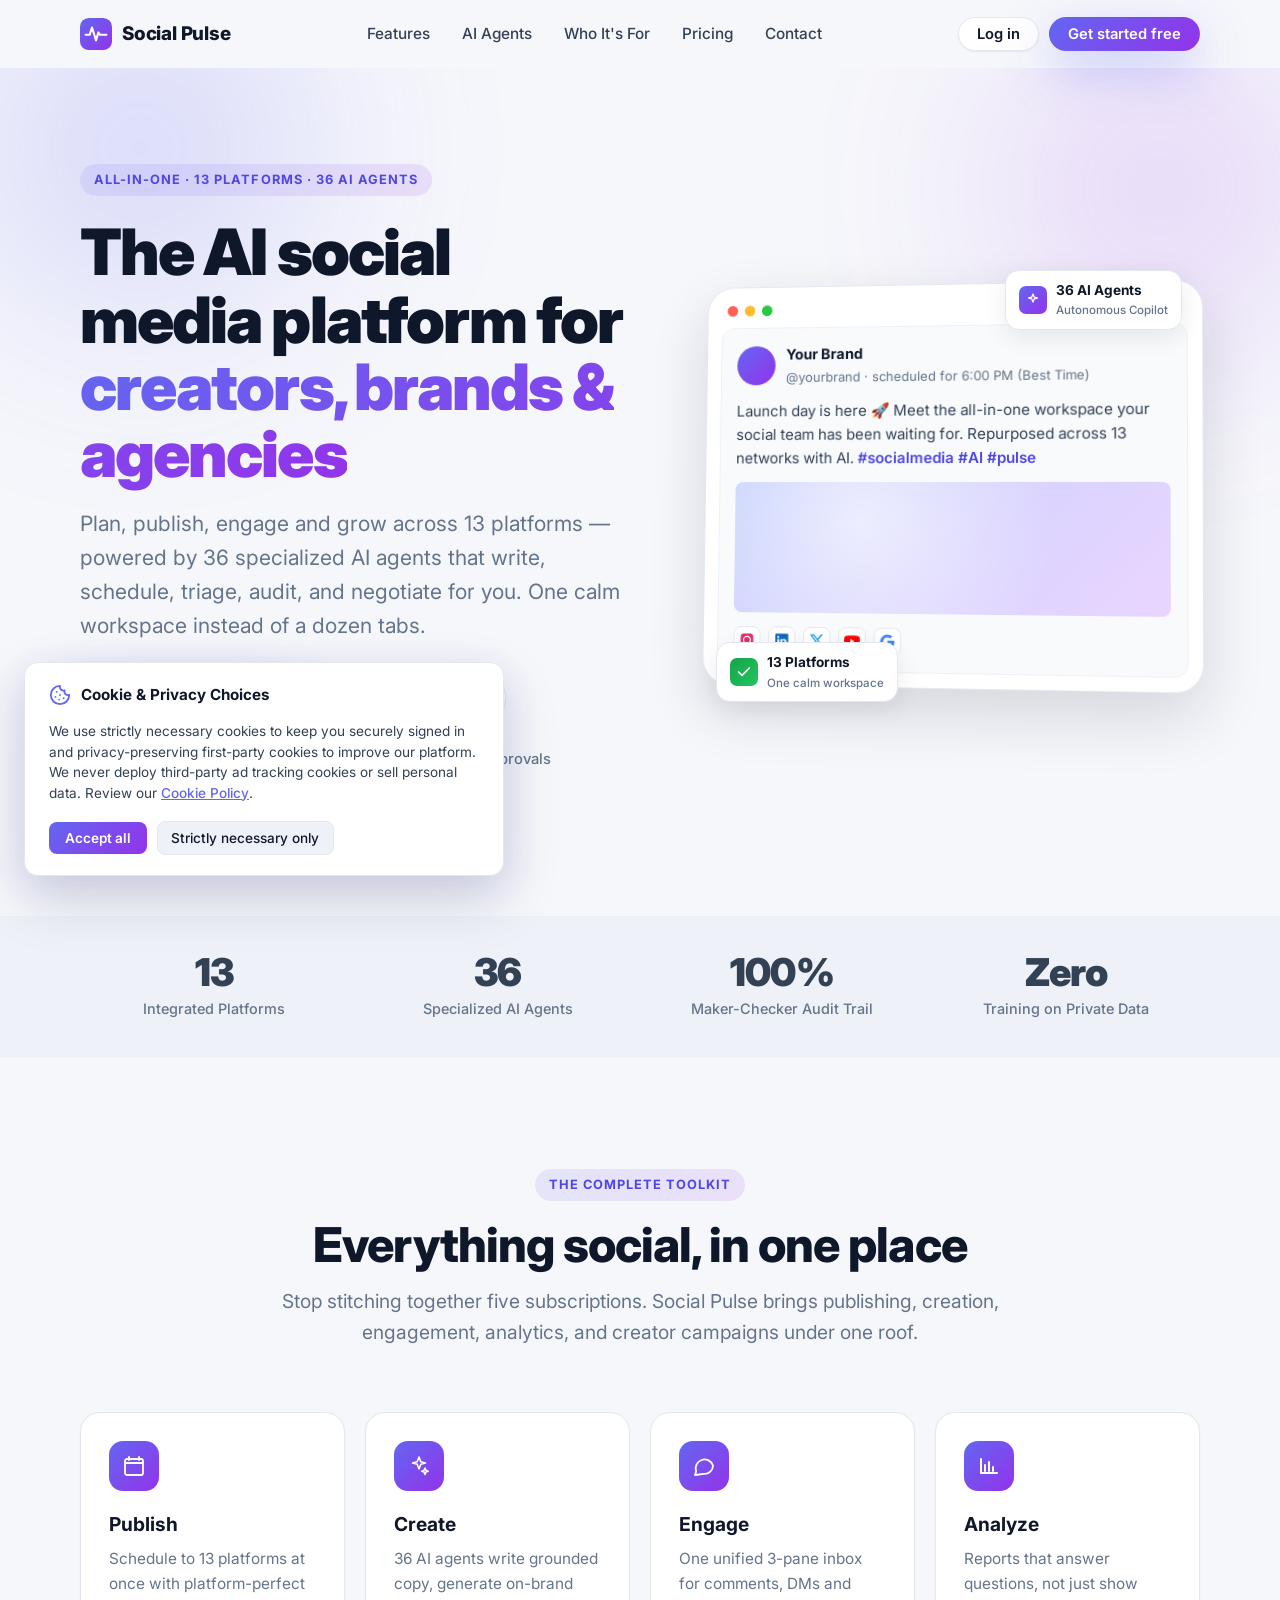
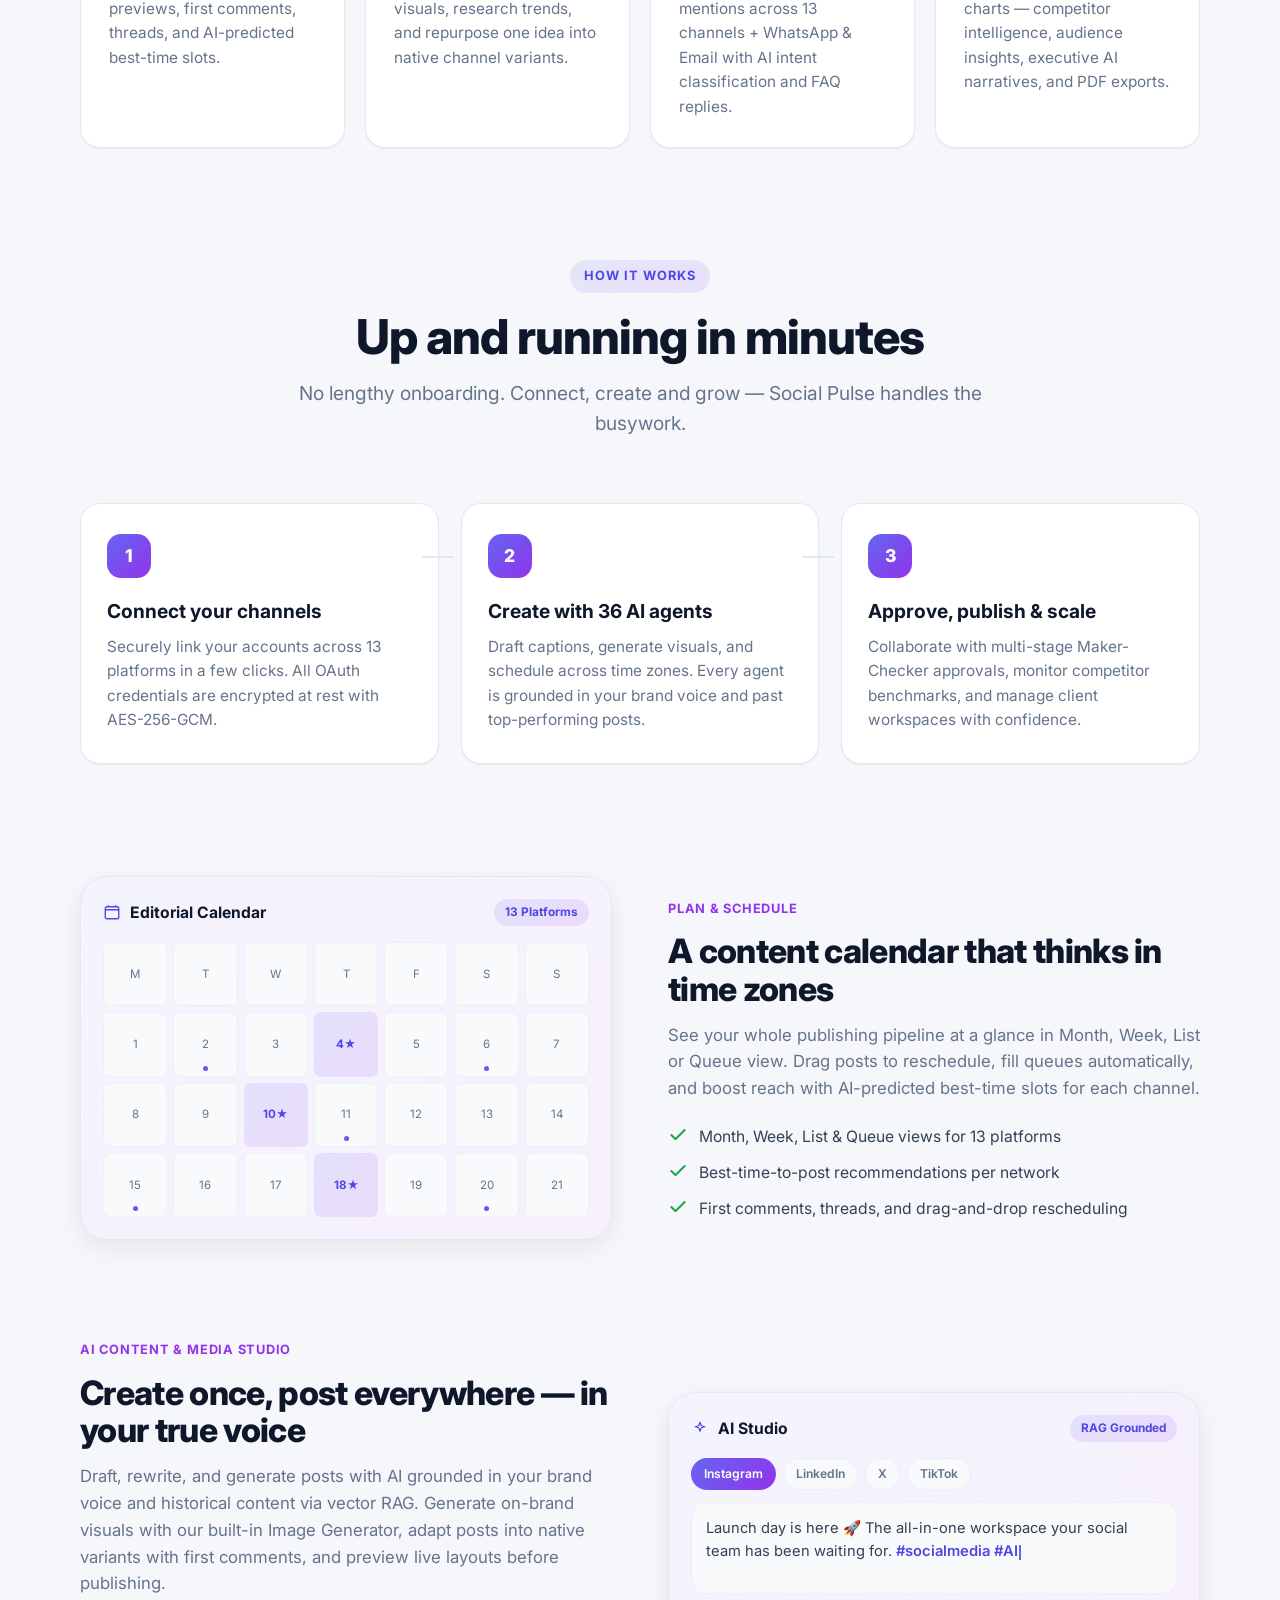
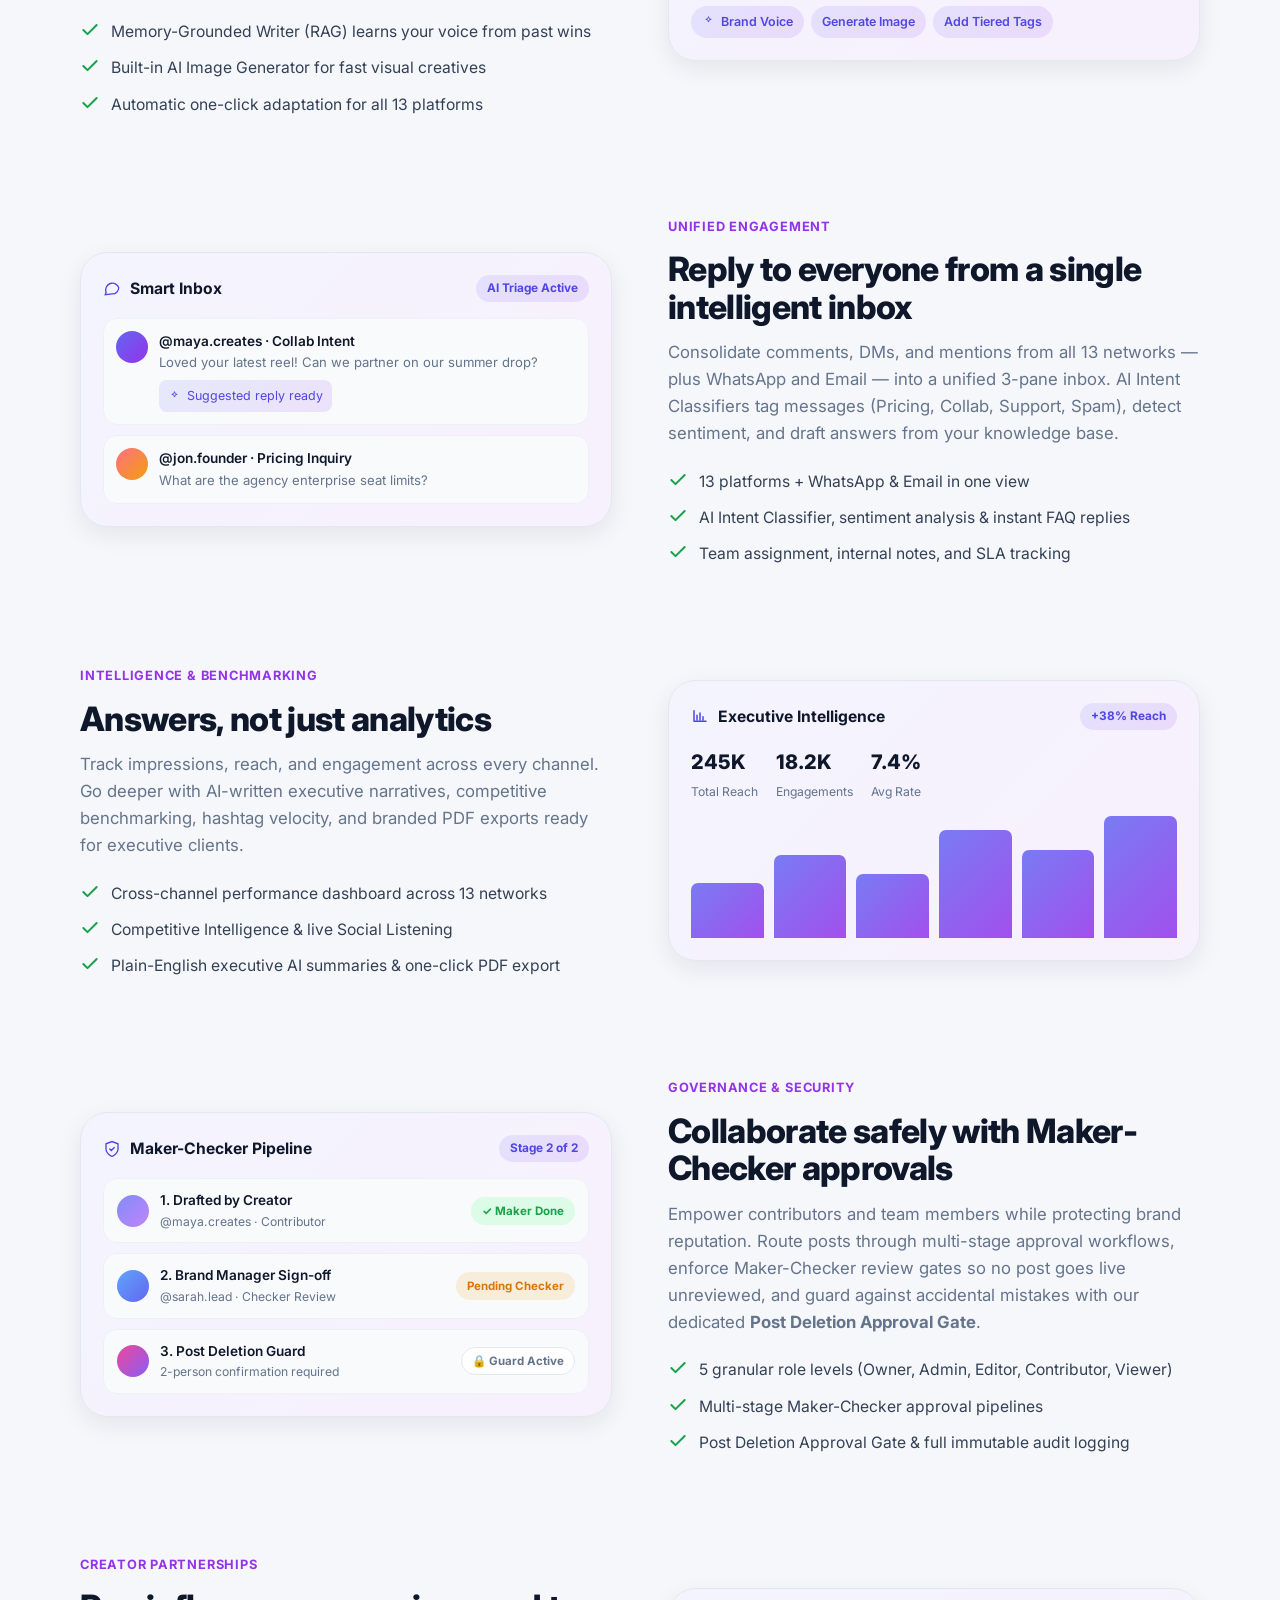
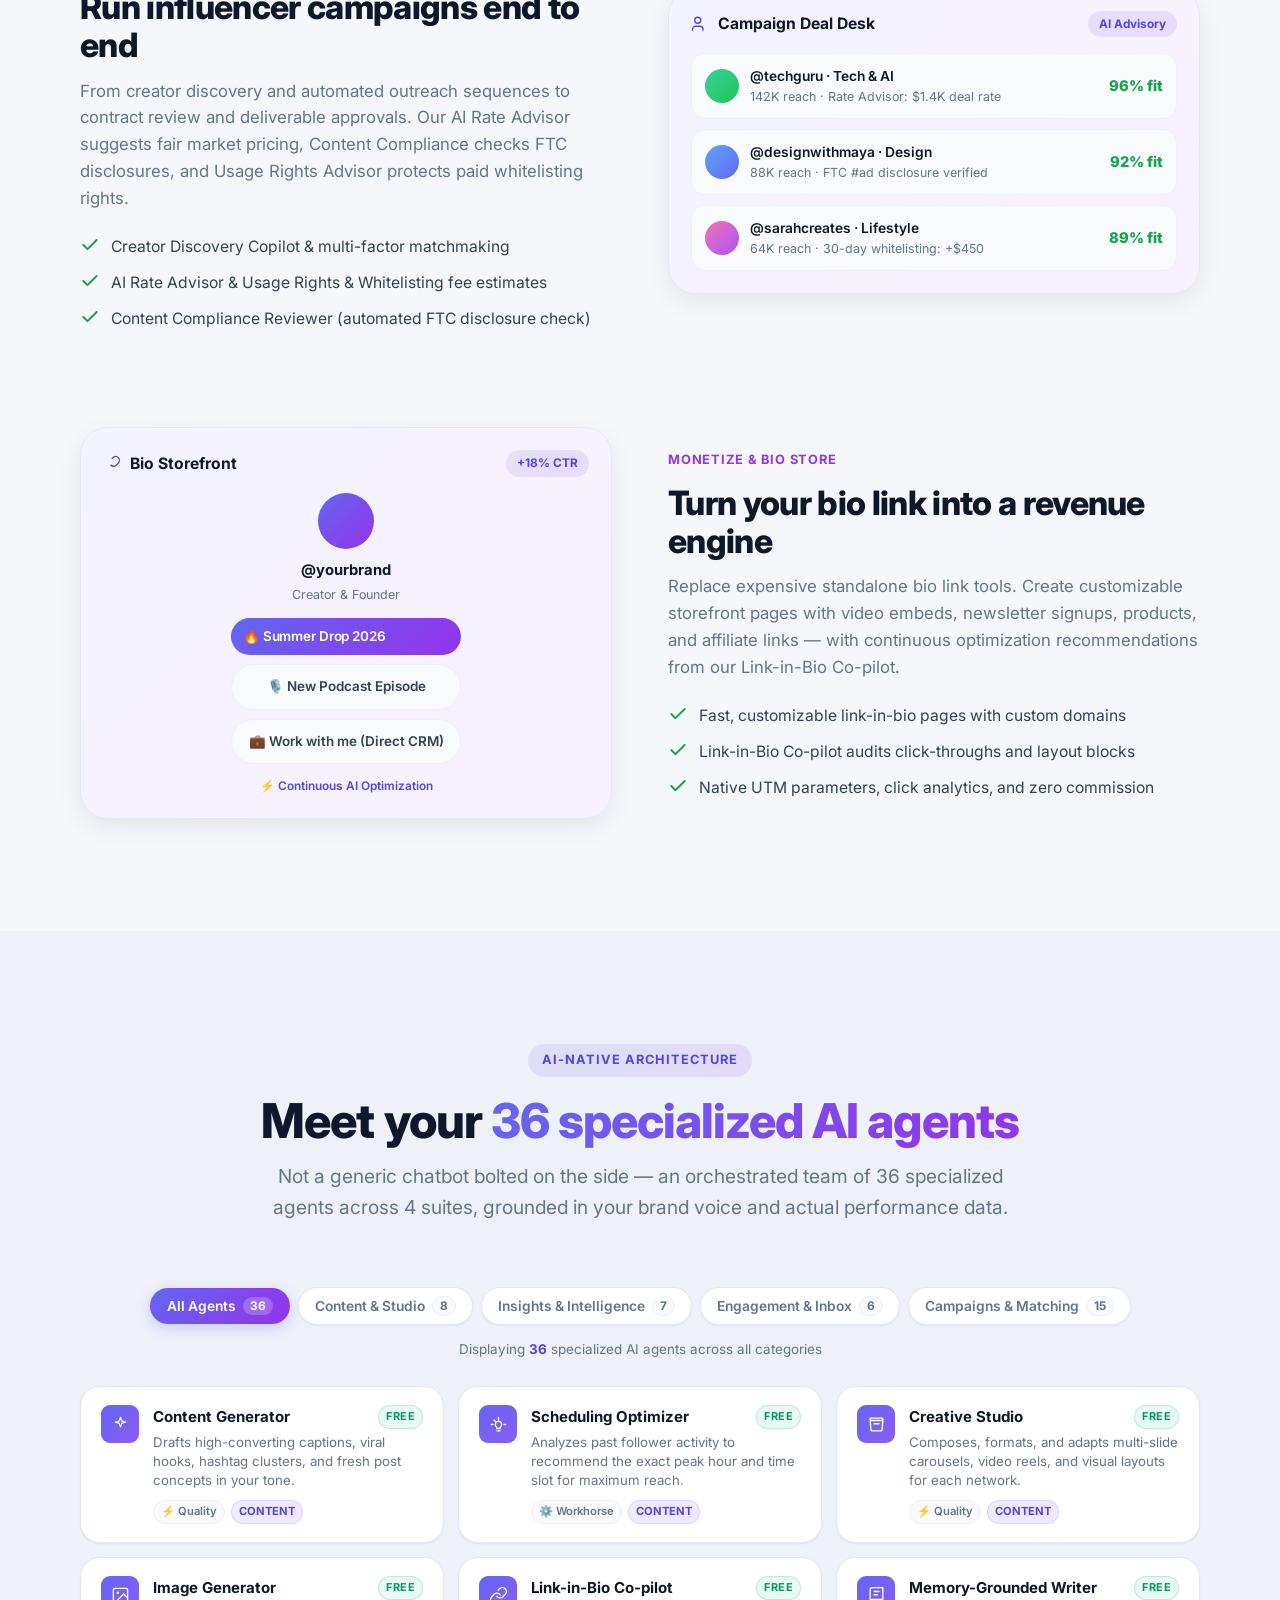
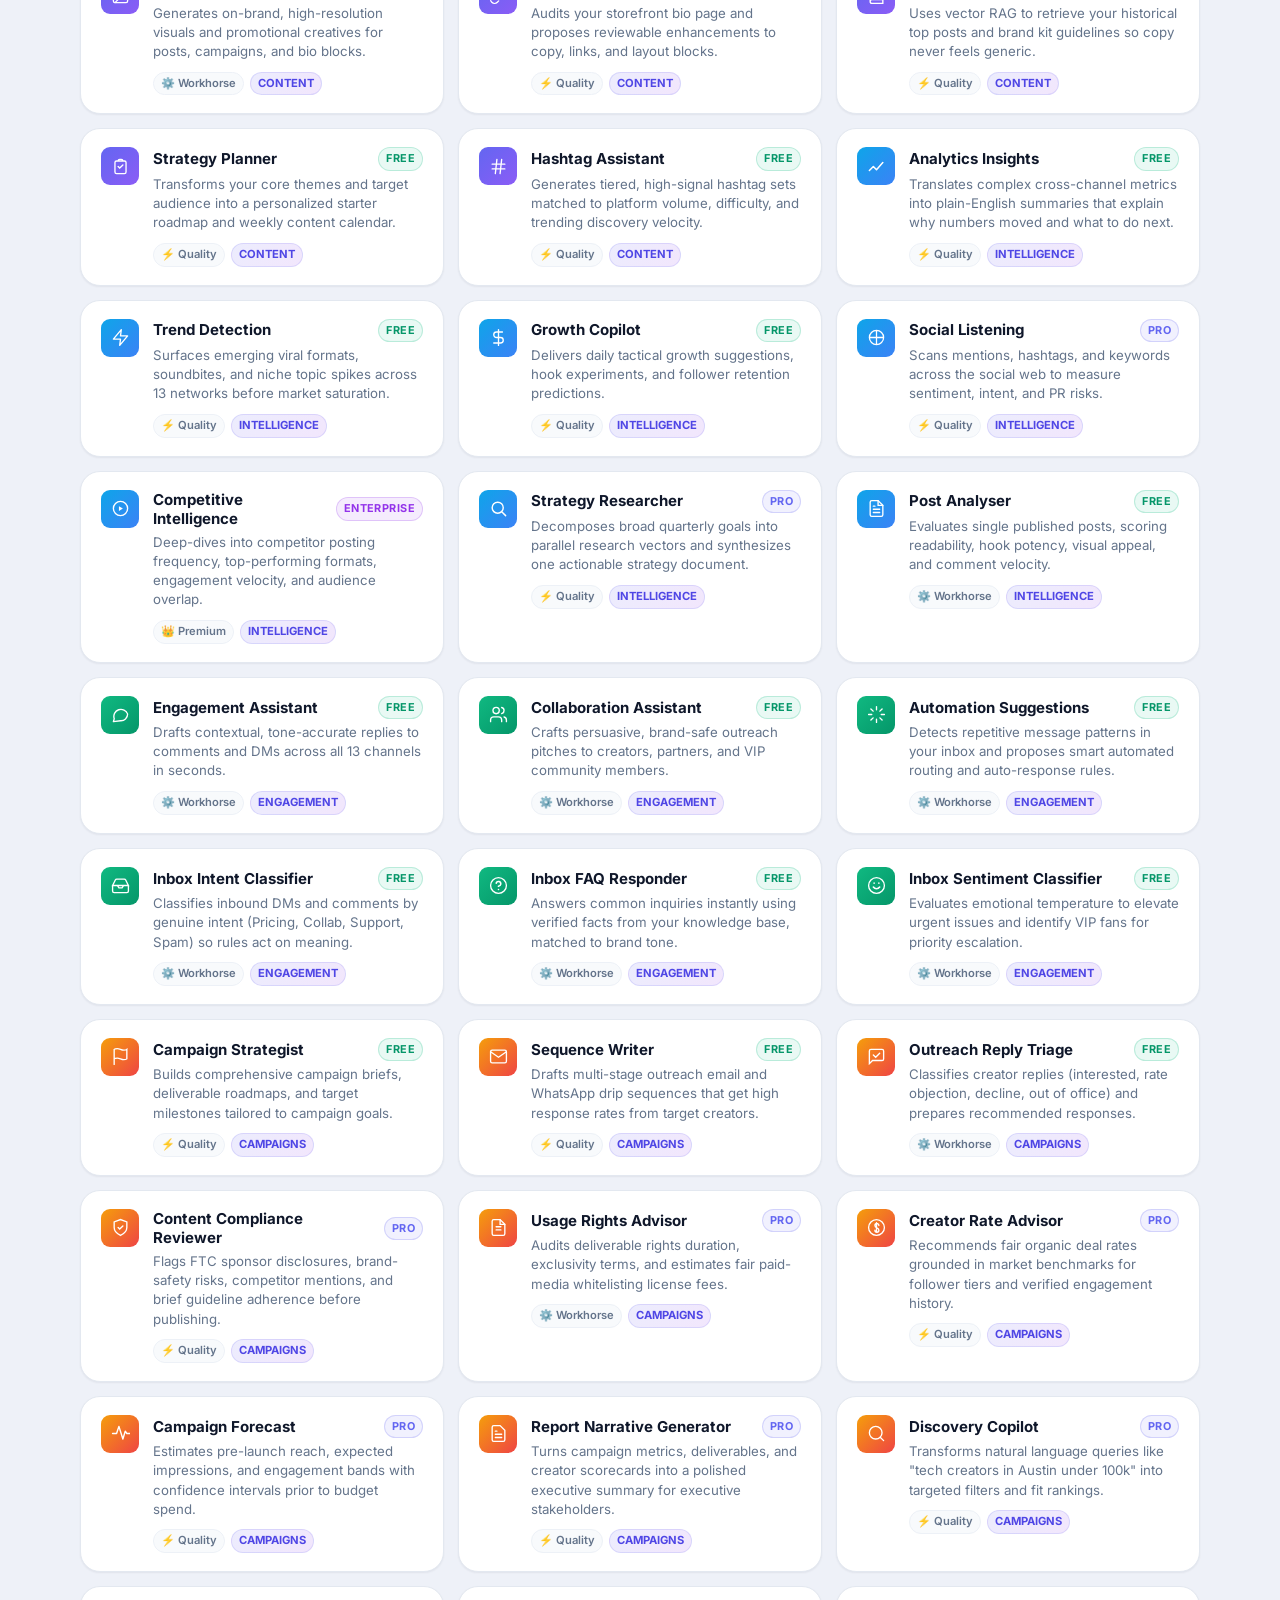
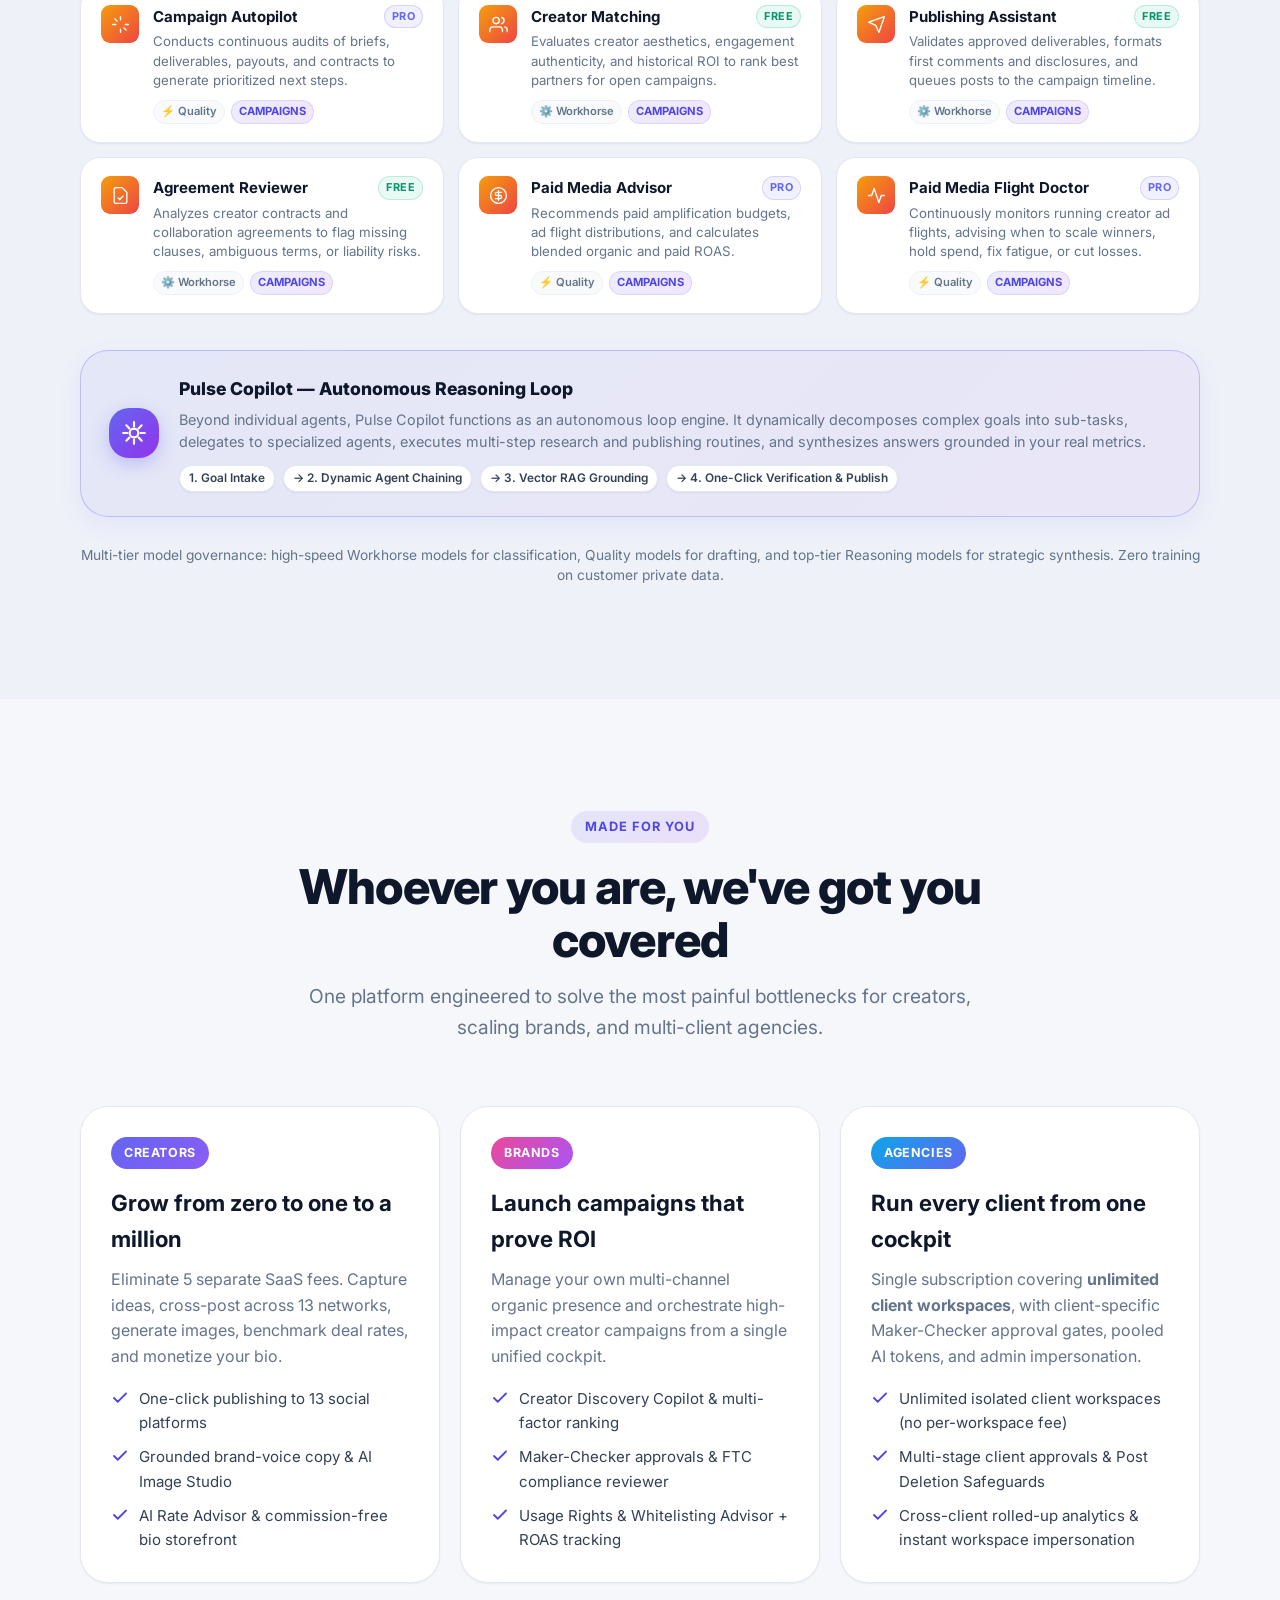
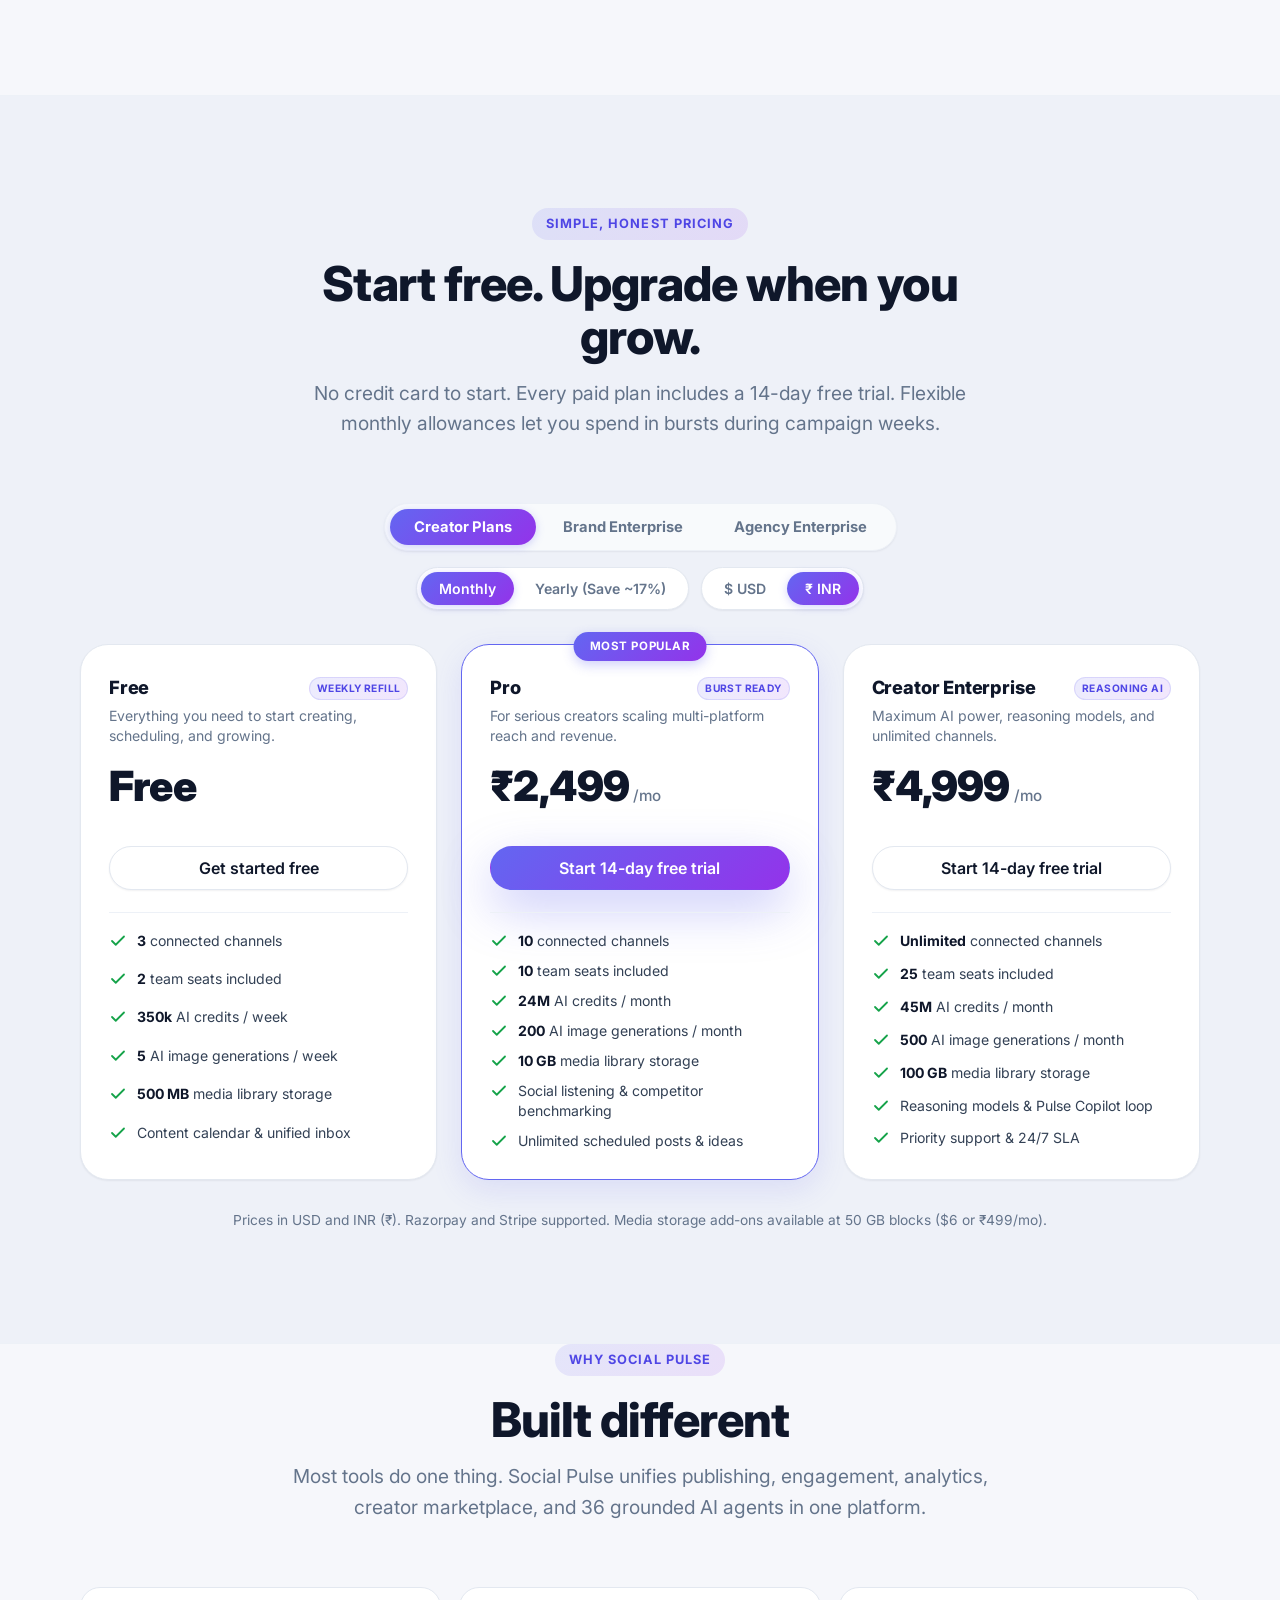
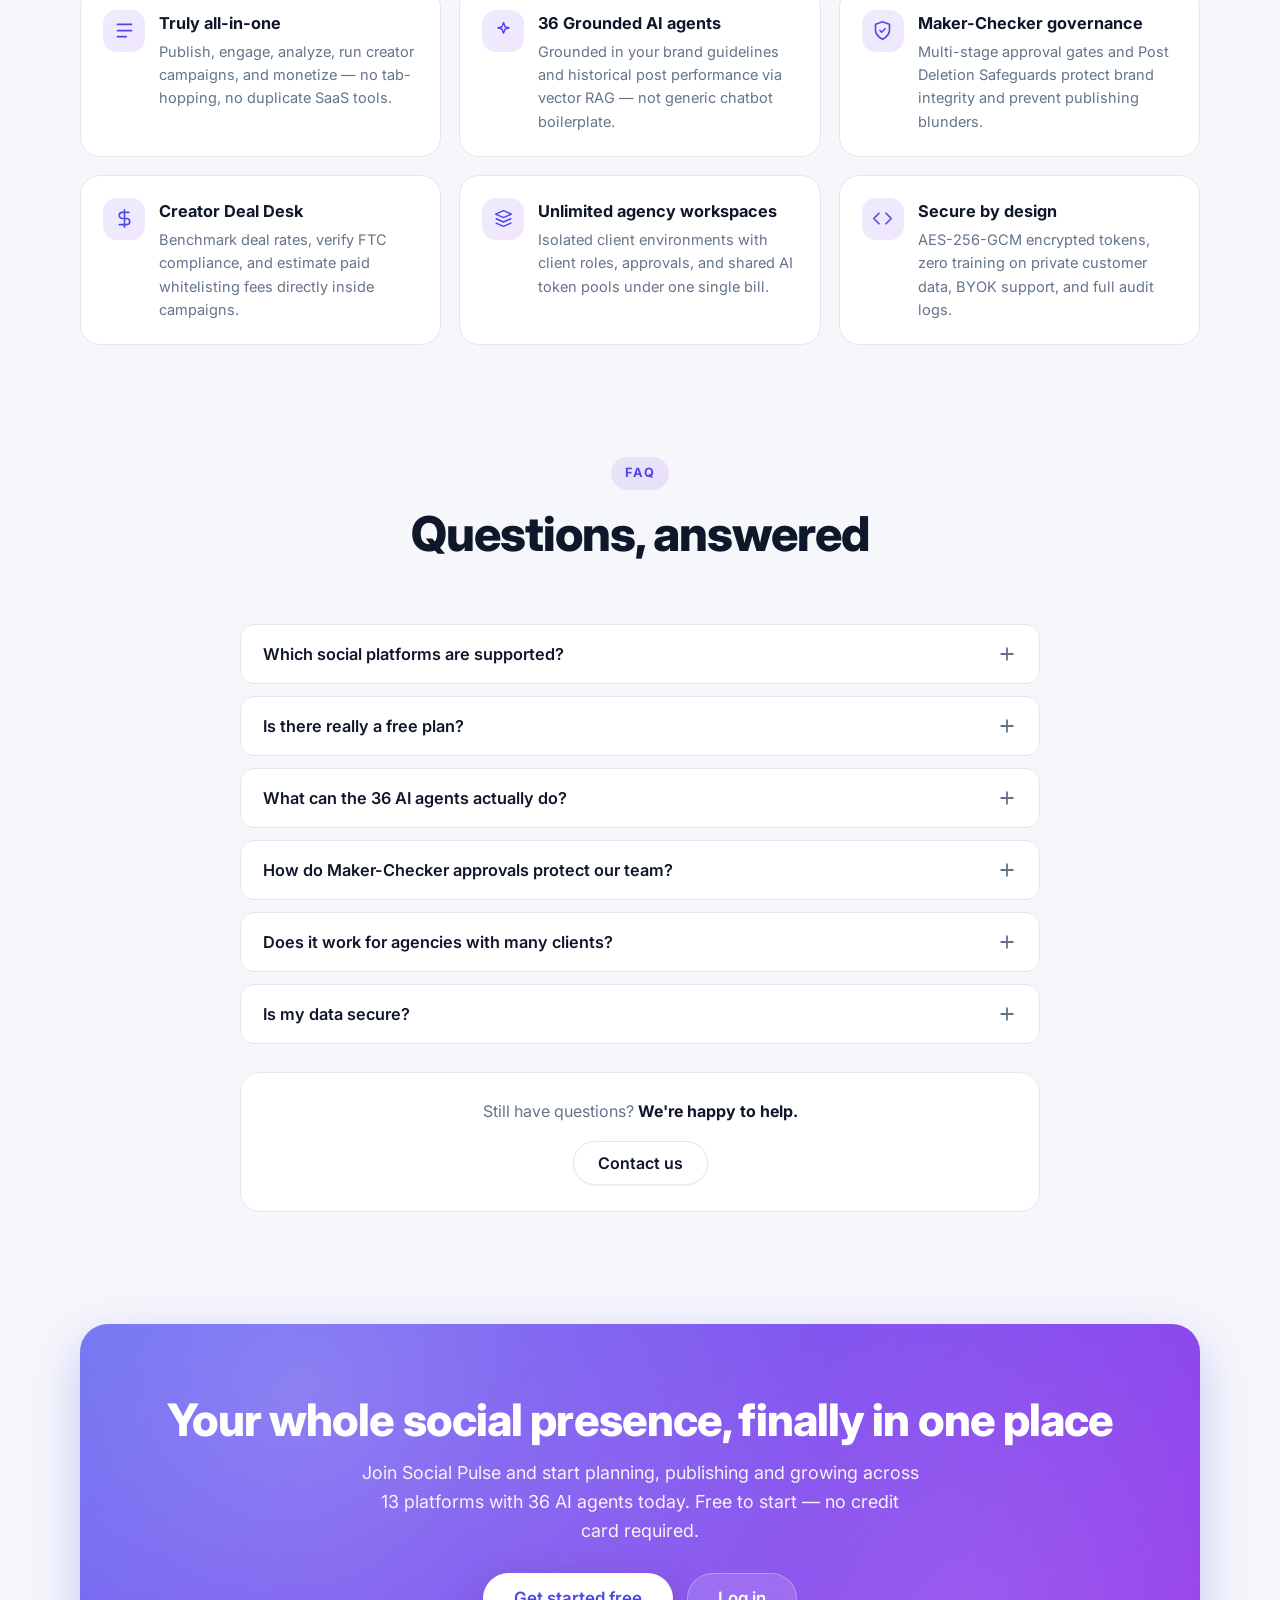
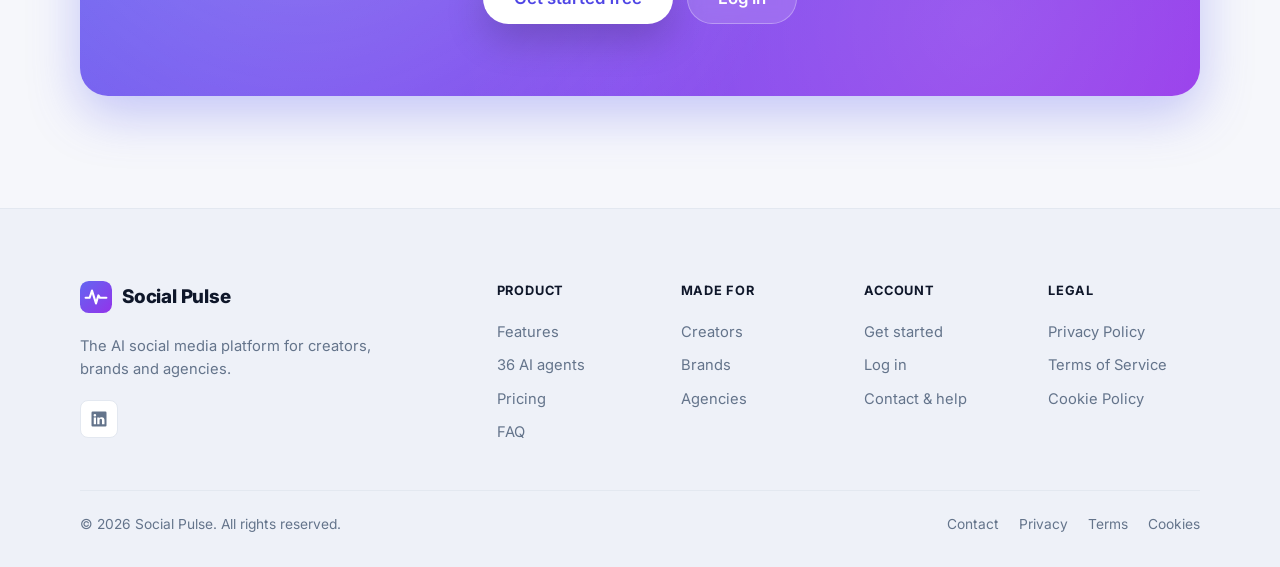
<file: index.html>
<!DOCTYPE html>
<html lang="en">
<head>
  <meta charset="UTF-8" />
  <meta name="viewport" content="width=device-width, initial-scale=1.0" />
  <title>Social Pulse — All-in-One AI Social Media Platform (36 Agents &amp; 13 Platforms)</title>
  <meta name="description" content="The all-in-one AI social media platform for creators, brands and agencies. Plan, publish, and engage across 13 platforms, run creator campaigns, and scale with 36 specialized AI agents. Free plan — no credit card required." />
  <meta name="robots" content="index, follow" />
  <meta name="theme-color" content="#6366f1" />
  <link rel="canonical" href="https://socialpulsecrm.com/" />
  <link rel="icon" href="/assets/favicon-48.png" sizes="48x48" type="image/png" />
  <link rel="icon" href="/assets/favicon-192.png" sizes="192x192" type="image/png" />
  <link rel="icon" href="/assets/favicon-512.png" sizes="512x512" type="image/png" />
  <link rel="icon" href="/assets/favicon.svg" type="image/svg+xml" />
  <link rel="apple-touch-icon" sizes="192x192" href="/assets/favicon-192.png" />
  <link rel="manifest" href="/site.webmanifest" />

  <!-- Open Graph / Facebook -->
  <meta property="og:type" content="website" />
  <meta property="og:url" content="https://socialpulsecrm.com/" />
  <meta property="og:title" content="Social Pulse — AI Social Media Management with 36 Agents &amp; 13 Platforms" />
  <meta property="og:description" content="Plan, publish, engage and grow across 13 platforms with 36 specialized AI agents. Built with Maker-Checker approvals, creator campaigns, and unified inbox." />
  <meta property="og:image" content="https://socialpulsecrm.com/assets/og-image.svg" />
  <meta property="og:image:width" content="1200" />
  <meta property="og:image:height" content="630" />
  <meta property="og:site_name" content="Social Pulse" />

  <!-- Twitter -->
  <meta name="twitter:card" content="summary_large_image" />
  <meta name="twitter:url" content="https://socialpulsecrm.com/" />
  <meta name="twitter:title" content="Social Pulse — AI Social Media Management with 36 Agents &amp; 13 Platforms" />
  <meta name="twitter:description" content="Plan, publish, engage and grow across 13 platforms with 36 specialized AI agents. Built with Maker-Checker approvals, creator campaigns, and unified inbox." />
  <meta name="twitter:image" content="https://socialpulsecrm.com/assets/og-image.svg" />

  <link rel="preconnect" href="https://fonts.googleapis.com" />
  <link rel="preconnect" href="https://fonts.gstatic.com" crossorigin />
  <link rel="preload" as="style" href="https://fonts.googleapis.com/css2?family=Inter:wght@400;500;600;700;800;900&display=swap" onload="this.onload=null;this.rel='stylesheet'" />
  <noscript><link rel="stylesheet" href="https://fonts.googleapis.com/css2?family=Inter:wght@400;500;600;700;800;900&display=swap" /></noscript>

  <link rel="stylesheet" href="/css/tokens.css" />
  <link rel="stylesheet" href="/css/base.css" />
  <link rel="stylesheet" href="/css/buttons.css" />
  <link rel="stylesheet" href="/css/nav.css" />
  <link rel="stylesheet" href="/css/hero.css" />
  <link rel="stylesheet" href="/css/features.css" />
  <link rel="stylesheet" href="/css/ai.css" />
  <link rel="stylesheet" href="/css/audience.css" />
  <link rel="stylesheet" href="/css/pricing.css" />
  <link rel="stylesheet" href="/css/faq.css" />
  <link rel="stylesheet" href="/css/footer.css" />
  <link rel="stylesheet" href="/css/cookies.css" />

  <!-- JSON-LD Schema -->
  <script type="application/ld+json">
  {
    "@context": "https://schema.org",
    "@graph": [
      {
        "@type": "Organization",
        "@id": "https://socialpulsecrm.com/#organization",
        "name": "Social Pulse",
        "url": "https://socialpulsecrm.com/",
        "logo": "https://socialpulsecrm.com/assets/favicon-512.png",
        "sameAs": [
          "https://www.linkedin.com/company/145291337/"
        ],
        "contactPoint": [
          {
            "@type": "ContactPoint",
            "contactType": "Customer Support",
            "email": "support@socialpulsecrm.com",
            "url": "https://socialpulsecrm.com/contact/"
          },
          {
            "@type": "ContactPoint",
            "contactType": "Data Protection & Grievance Officer",
            "email": "grievance@socialpulsecrm.com",
            "url": "https://socialpulsecrm.com/privacy/"
          }
        ]
      },
      {
        "@type": "SoftwareApplication",
        "@id": "https://socialpulsecrm.com/#software",
        "name": "Social Pulse",
        "applicationCategory": "BusinessApplication",
        "operatingSystem": "Web",
        "description": "All-in-one AI social media management platform. Schedule and publish to 13 platforms, reply from one unified inbox, run creator campaigns with FTC compliance, and scale with 36 specialized AI agents.",
        "url": "https://socialpulsecrm.com/",
        "offers": [
          { "@type": "Offer", "price": "0", "priceCurrency": "USD", "name": "Free" },
          { "@type": "Offer", "price": "29", "priceCurrency": "USD", "name": "Pro" },
          { "@type": "Offer", "price": "49", "priceCurrency": "USD", "name": "Creator Enterprise" },
          { "@type": "Offer", "price": "89", "priceCurrency": "USD", "name": "Brand" },
          { "@type": "Offer", "price": "89", "priceCurrency": "USD", "name": "Agency" }
        ]
      },
      {
        "@type": "FAQPage",
        "@id": "https://socialpulsecrm.com/#faq",
        "mainEntity": [
          { "@type": "Question", "name": "Which social platforms are supported?", "acceptedAnswer": { "@type": "Answer", "text": "Social Pulse publishes and analyzes across 13 platforms: Instagram, YouTube, TikTok, X (Twitter), LinkedIn, Threads, Bluesky, Facebook Pages, Facebook Groups, Pinterest, Reddit, Mastodon, and Google Business. The unified inbox also aggregates WhatsApp and Email inquiries." } },
          { "@type": "Question", "name": "Is there really a free plan?", "acceptedAnswer": { "@type": "Answer", "text": "Yes. The Free plan includes 3 connected channels, 2 team seats, 350k AI credits per week with burst capability, 5 AI image generations per week, 500 MB storage, content calendar, and unified inbox with no credit card required." } },
          { "@type": "Question", "name": "What can the 36 AI agents actually do?", "acceptedAnswer": { "@type": "Answer", "text": "Social Pulse ships 36 specialized AI agents across Content & Studio, Insights & Intelligence, Engagement & Community, and Campaigns & Matching. They draft grounded brand-voice copy, generate images, predict peak posting hours, classify inbound DM intents, benchmark competitors, audit contracts, check FTC disclosures, calculate creator deal rates, and run multi-step campaigns via Pulse Copilot." } },
          { "@type": "Question", "name": "How do Maker-Checker approvals protect our brand?", "acceptedAnswer": { "@type": "Answer", "text": "Our enterprise Maker-Checker approval pipeline prevents accidental live publishing. Content created by contributors or junior team members must pass required reviewer sign-offs before entering the publishing queue. Deletions are also protected by a dedicated deletion approval gate." } },
          { "@type": "Question", "name": "Does Social Pulse support agencies with multiple clients?", "acceptedAnswer": { "@type": "Answer", "text": "Yes. The Agency plan covers unlimited client workspaces under a single subscription. Each client gets isolated branding, channels, team roles, and approval policies, while agency admins can switch between workspaces or impersonate client admins with one click." } },
          { "@type": "Question", "name": "Is my data secure?", "acceptedAnswer": { "@type": "Answer", "text": "All OAuth credentials and tokens are encrypted at rest with AES-256-GCM. Customer data is strictly isolated by tenant and is never used to train public foundational AI models. We also offer Bring-Your-Own-Key (BYOK) support." } }
        ]
      }
    ]
  }
  </script>
</head>

<body>
  <a class="skip-link" href="#main">Skip to content</a>

  <!-- ================= NAV ================= -->
  <header class="nav" id="nav">
    <div class="container nav__inner">
      <a class="brand" href="/" aria-label="Social Pulse home">
        <svg class="brand__mark" width="32" height="32" viewBox="0 0 40 40" fill="none" aria-hidden="true">
          <rect width="40" height="40" rx="11" fill="url(#bg)" />
          <path d="M7 21h5l3-9 5 16 3-10 2 3h8" stroke="#fff" stroke-width="2.6" stroke-linecap="round" stroke-linejoin="round" />
          <defs>
            <linearGradient id="bg" x1="0" y1="0" x2="40" y2="40" gradientUnits="userSpaceOnUse">
              <stop stop-color="#6366f1" /><stop offset="1" stop-color="#9333ea" />
            </linearGradient>
          </defs>
        </svg>
        Social Pulse
      </a>

      <nav class="nav__links" aria-label="Primary">
        <a href="#features">Features</a>
        <a href="#ai">AI Agents</a>
        <a href="#audience">Who It's For</a>
        <a href="#pricing">Pricing</a>
        <a href="/contact/">Contact</a>
      </nav>

      <div class="nav__actions">
        <a class="btn btn-ghost btn-sm" href="https://app.socialpulsecrm.com/login">Log in</a>
        <a class="btn btn-primary btn-sm" href="https://app.socialpulsecrm.com/register">Get started free</a>
      </div>

      <button class="nav__toggle" id="navToggle" aria-label="Toggle menu" aria-expanded="false" aria-controls="navMobile">
        <span></span><span></span><span></span>
      </button>
    </div>

    <div class="nav__mobile" id="navMobile">
      <a href="#features">Features</a>
      <a href="#ai">AI Agents</a>
      <a href="#audience">Who It's For</a>
      <a href="#pricing">Pricing</a>
      <a href="#faq">FAQ</a>
      <a href="/contact/">Contact</a>
      <div class="nav__mobile-sep"></div>
      <a class="btn btn-ghost" href="https://app.socialpulsecrm.com/login">Log in</a>
      <a class="btn btn-primary" href="https://app.socialpulsecrm.com/register">Get started free</a>
    </div>
  </header>

  <main id="main">
    <!-- ================= HERO ================= -->
    <section class="hero">
      <div class="hero__glow" aria-hidden="true"></div>
      <div class="container hero__grid">
        <div class="hero__copy reveal">
          <span class="eyebrow">All-in-one · 13 Platforms · 36 AI Agents</span>
          <h1>The AI social media platform for <span class="gradient-text">creators, brands &amp; agencies</span></h1>
          <p class="hero__sub">Plan, publish, engage and grow across 13 platforms — powered by 36 specialized AI agents that write, schedule, triage, audit, and negotiate for you. One calm workspace instead of a dozen tabs.</p>
          <div class="hero__cta">
            <a class="btn btn-primary btn-lg" href="https://app.socialpulsecrm.com/register">
              Get started free
              <svg viewBox="0 0 24 24" fill="none" aria-hidden="true"><path d="M5 12h14M13 6l6 6-6 6" stroke="currentColor" stroke-width="2.2" stroke-linecap="round" stroke-linejoin="round"/></svg>
            </a>
            <a class="btn btn-ghost btn-lg" href="#features">Explore features</a>
          </div>
          <div class="hero__trust">
            <span><svg viewBox="0 0 24 24" fill="none" aria-hidden="true"><path d="M20 6 9 17l-5-5" stroke="currentColor" stroke-width="2.4" stroke-linecap="round" stroke-linejoin="round"/></svg> 13 platforms</span>
            <span><svg viewBox="0 0 24 24" fill="none" aria-hidden="true"><path d="M20 6 9 17l-5-5" stroke="currentColor" stroke-width="2.4" stroke-linecap="round" stroke-linejoin="round"/></svg> 36 AI agents</span>
            <span><svg viewBox="0 0 24 24" fill="none" aria-hidden="true"><path d="M20 6 9 17l-5-5" stroke="currentColor" stroke-width="2.4" stroke-linecap="round" stroke-linejoin="round"/></svg> Maker-Checker approvals</span>
            <span><svg viewBox="0 0 24 24" fill="none" aria-hidden="true"><path d="M20 6 9 17l-5-5" stroke="currentColor" stroke-width="2.4" stroke-linecap="round" stroke-linejoin="round"/></svg> No credit card required</span>
          </div>
        </div>

        <!-- product mock -->
        <div class="hero__media reveal" aria-hidden="true">
          <div class="chip chip--ai">
            <span class="chip__icon">
              <svg viewBox="0 0 24 24" fill="none" width="16" height="16"><path d="m12 3 1.8 4.7L18.5 9l-4.7 1.3L12 15l-1.8-4.7L5.5 9l4.7-1.3L12 3Z" stroke="currentColor" stroke-width="2" stroke-linejoin="round"/></svg>
            </span>
            <div>
              <b>36 AI Agents</b>
              <small>Autonomous Copilot</small>
            </div>
          </div>
          <div class="chip chip--stat">
            <span class="chip__icon">
              <svg viewBox="0 0 24 24" fill="none" width="16" height="16"><path d="M20 6 9 17l-5-5" stroke="currentColor" stroke-width="2.5" stroke-linecap="round" stroke-linejoin="round"/></svg>
            </span>
            <div>
              <b>13 Platforms</b>
              <small>One calm workspace</small>
            </div>
          </div>
          <div class="mock">
            <div class="mock__bar"><i></i><i></i><i></i></div>
            <div class="mock__post">
              <div class="mock__row">
                <div class="mock__avatar"></div>
                <div>
                  <div class="mock__name">Your Brand</div>
                  <div class="mock__handle">@yourbrand · scheduled for 6:00 PM (Best Time)</div>
                </div>
              </div>
              <p class="mock__text">Launch day is here 🚀 Meet the all-in-one workspace your social team has been waiting for. Repurposed across 13 networks with AI. <b>#socialmedia</b> <b>#AI</b> <b>#pulse</b></p>
              <div class="mock__media"></div>
              <div class="mock__channels">
                <i><svg viewBox="0 0 24 24" fill="currentColor" style="color:#E1306C"><path d="M12 2.2c3.2 0 3.6 0 4.9.07 1.2.06 1.8.25 2.2.42.6.22 1 .48 1.4.9.5.4.7.8.9 1.4.2.5.4 1.1.4 2.3.1 1.3.1 1.6.1 4.8s0 3.6-.1 4.9c0 1.2-.2 1.8-.4 2.2a3.8 3.8 0 0 1-.9 1.4c-.4.5-.8.7-1.4.9-.4.2-1 .4-2.2.4-1.3.1-1.7.1-4.9.1s-3.6 0-4.9-.1c-1.2 0-1.8-.2-2.2-.4a3.8 3.8 0 0 1-1.4-.9 3.8 3.8 0 0 1-.9-1.4c-.2-.4-.4-1-.4-2.2C2.2 15.6 2.2 15.2 2.2 12s0-3.6.1-4.9c0-1.2.2-1.8.4-2.2.2-.6.5-1 .9-1.4.4-.5.8-.7 1.4-.9.4-.2 1-.4 2.2-.4C8.4 2.2 8.8 2.2 12 2.2Zm0 3.6a6.2 6.2 0 1 0 0 12.4 6.2 6.2 0 0 0 0-12.4Zm0 1.8a4.4 4.4 0 1 1 0 8.8 4.4 4.4 0 0 1 0-8.8Zm6.4-3.1a1.45 1.45 0 1 1 0 2.9 1.45 1.45 0 0 1 0-2.9Z"/></svg></i>
                <i><svg viewBox="0 0 24 24" fill="currentColor" style="color:#0A66C2"><path d="M20.5 2h-17A1.5 1.5 0 0 0 2 3.5v17A1.5 1.5 0 0 0 3.5 22h17a1.5 1.5 0 0 0 1.5-1.5v-17A1.5 1.5 0 0 0 20.5 2ZM8 19H5v-9h3v9Zm-1.5-10.3a1.75 1.75 0 1 1 0-3.5 1.75 1.75 0 0 1 0 3.5ZM19 19h-3v-4.7c0-1.1 0-2.5-1.5-2.5s-1.8 1.2-1.8 2.5V19h-3v-9h3v1.2c.4-.7 1.4-1.5 2.9-1.5 3.1 0 3.7 2 3.7 4.7V19Z"/></svg></i>
                <i><svg viewBox="0 0 24 24" fill="currentColor" style="color:#1DA1F2"><path d="M18.244 2.25h3.308l-7.227 8.26 8.502 11.24H16.17l-5.214-6.817L4.99 21.75H1.68l7.73-8.835L1.254 2.25H8.08l4.713 6.231zm-1.161 17.52h1.833L7.084 4.126H5.117z"/></svg></i>
                <i><svg viewBox="0 0 24 24" fill="currentColor" style="color:#FF0000"><path d="M23.498 6.186a3.016 3.016 0 0 0-2.122-2.136C19.505 3.545 12 3.545 12 3.545s-7.505 0-9.377.505A3.017 3.017 0 0 0 .502 6.186C0 8.07 0 12 0 12s0 3.93.502 5.814a3.016 3.016 0 0 0 2.122 2.136c1.871.505 9.376.505 9.376.505s7.505 0 9.377-.505a3.015 3.015 0 0 0 2.122-2.136C24 15.93 24 12 24 12s0-3.93-.502-5.814zM9.545 15.568V8.432L15.818 12l-6.273 3.568z"/></svg></i>
                <i><svg viewBox="0 0 24 24" fill="currentColor" style="color:#4285F4"><path d="M22.56 12.25c0-.78-.07-1.53-.2-2.25H12v4.26h5.92c-.26 1.37-1.04 2.53-2.21 3.31v2.77h3.57c2.08-1.92 3.28-4.74 3.28-8.09z"/><path d="M12 23c2.97 0 5.46-.98 7.28-2.66l-3.57-2.77c-.98.66-2.23 1.06-3.71 1.06-2.86 0-5.29-1.93-6.16-4.53H2.18v2.84C3.99 20.53 7.7 23 12 23z"/><path d="M5.84 14.09c-.22-.66-.35-1.36-.35-2.09s.13-1.43.35-2.09V7.06H2.18C1.43 8.55 1 10.22 1 12s.43 3.45 1.18 4.94l2.85-2.22.81-.63z"/><path d="M12 5.38c1.62 0 3.06.56 4.21 1.64l3.15-3.15C17.45 2.09 14.97 1 12 1 7.7 1 3.99 3.47 2.18 7.06l3.66 2.84c.87-2.6 3.3-4.52 6.16-4.52z"/></svg></i>
              </div>
            </div>
          </div>
        </div>
      </div>
    </section>

    <!-- ================= STATS BAND ================= -->
    <section class="stats-band">
      <div class="container stats-band__grid">
        <div class="stat-item reveal">
          <b>13</b>
          <span>Integrated Platforms</span>
        </div>
        <div class="stat-item reveal">
          <b>36</b>
          <span>Specialized AI Agents</span>
        </div>
        <div class="stat-item reveal">
          <b>100%</b>
          <span>Maker-Checker Audit Trail</span>
        </div>
        <div class="stat-item reveal">
          <b>Zero</b>
          <span>Training on Private Data</span>
        </div>
      </div>
    </section>

    <!-- ================= PILLARS ================= -->
    <section class="section-pad" id="features">
      <div class="container">
        <div class="section-head reveal">
          <span class="eyebrow">The complete toolkit</span>
          <h2>Everything social, in one place</h2>
          <p>Stop stitching together five subscriptions. Social Pulse brings publishing, creation, engagement, analytics, and creator campaigns under one roof.</p>
        </div>
        <div class="pillars__grid">
          <article class="pillar reveal">
            <div class="pillar__icon"><svg viewBox="0 0 24 24" fill="none"><path d="M3 9h18M7 3v3m10-3v3M5 5h14a2 2 0 0 1 2 2v12a2 2 0 0 1-2 2H5a2 2 0 0 1-2-2V7a2 2 0 0 1 2-2Z" stroke="currentColor" stroke-width="1.8" stroke-linecap="round"/></svg></div>
            <h3>Publish</h3>
            <p>Schedule to 13 platforms at once with platform-perfect previews, first comments, threads, and AI-predicted best-time slots.</p>
          </article>
          <article class="pillar reveal">
            <div class="pillar__icon"><svg viewBox="0 0 24 24" fill="none"><path d="m12 3 1.8 4.7L18.5 9l-4.7 1.3L12 15l-1.8-4.7L5.5 9l4.7-1.3L12 3Zm6 11 .9 2.3 2.3.9-2.3.9-.9 2.3-.9-2.3-2.3-.9 2.3-.9.9-2.3Z" stroke="currentColor" stroke-width="1.6" stroke-linejoin="round"/></svg></div>
            <h3>Create</h3>
            <p>36 AI agents write grounded copy, generate on-brand visuals, research trends, and repurpose one idea into native channel variants.</p>
          </article>
          <article class="pillar reveal">
            <div class="pillar__icon"><svg viewBox="0 0 24 24" fill="none"><path d="M21 11.5a8.4 8.4 0 0 1-9 8.4L3 21l1.1-3.6A8.4 8.4 0 1 1 21 11.5Z" stroke="currentColor" stroke-width="1.8" stroke-linejoin="round"/></svg></div>
            <h3>Engage</h3>
            <p>One unified 3-pane inbox for comments, DMs and mentions across 13 channels + WhatsApp &amp; Email with AI intent classification and FAQ replies.</p>
          </article>
          <article class="pillar reveal">
            <div class="pillar__icon"><svg viewBox="0 0 24 24" fill="none"><path d="M4 19V5m0 14h16M8 17v-6m4 6V8m4 9v-4" stroke="currentColor" stroke-width="2" stroke-linecap="round" stroke-linejoin="round"/></svg></div>
            <h3>Analyze</h3>
            <p>Reports that answer questions, not just show charts — competitor intelligence, audience insights, executive AI narratives, and PDF exports.</p>
          </article>
        </div>
      </div>
    </section>

    <!-- ================= HOW IT WORKS ================= -->
    <section class="section-pad" style="padding-top:0">
      <div class="container">
        <div class="section-head reveal">
          <span class="eyebrow">How it works</span>
          <h2>Up and running in minutes</h2>
          <p>No lengthy onboarding. Connect, create and grow — Social Pulse handles the busywork.</p>
        </div>
        <div class="how__grid">
          <article class="how__step reveal">
            <div class="how__num">1</div>
            <h3>Connect your channels</h3>
            <p>Securely link your accounts across 13 platforms in a few clicks. All OAuth credentials are encrypted at rest with AES-256-GCM.</p>
          </article>
          <article class="how__step reveal">
            <div class="how__num">2</div>
            <h3>Create with 36 AI agents</h3>
            <p>Draft captions, generate visuals, and schedule across time zones. Every agent is grounded in your brand voice and past top-performing posts.</p>
          </article>
          <article class="how__step reveal">
            <div class="how__num">3</div>
            <h3>Approve, publish &amp; scale</h3>
            <p>Collaborate with multi-stage Maker-Checker approvals, monitor competitor benchmarks, and manage client workspaces with confidence.</p>
          </article>
        </div>
      </div>
    </section>

    <!-- ================= FEATURE DEEP DIVES ================= -->
    <section class="section-pad" style="padding-top:0">
      <div class="container features">
        <!-- Calendar -->
        <div class="frow reveal">
          <div class="frow__text">
            <span class="frow__tag">Plan &amp; schedule</span>
            <h3>A content calendar that thinks in time zones</h3>
            <p>See your whole publishing pipeline at a glance in Month, Week, List or Queue view. Drag posts to reschedule, fill queues automatically, and boost reach with AI-predicted best-time slots for each channel.</p>
            <ul class="frow__list">
              <li><svg viewBox="0 0 24 24" fill="none"><path d="M20 6 9 17l-5-5" stroke="currentColor" stroke-width="2.4" stroke-linecap="round" stroke-linejoin="round"/></svg> Month, Week, List &amp; Queue views for 13 platforms</li>
              <li><svg viewBox="0 0 24 24" fill="none"><path d="M20 6 9 17l-5-5" stroke="currentColor" stroke-width="2.4" stroke-linecap="round" stroke-linejoin="round"/></svg> Best-time-to-post recommendations per network</li>
              <li><svg viewBox="0 0 24 24" fill="none"><path d="M20 6 9 17l-5-5" stroke="currentColor" stroke-width="2.4" stroke-linecap="round" stroke-linejoin="round"/></svg> First comments, threads, and drag-and-drop rescheduling</li>
            </ul>
          </div>
          <div class="frow__media">
            <div class="fcard">
              <div class="fcard__head">
                <span class="fcard__title"><svg viewBox="0 0 24 24" fill="none"><path d="M3 9h18M7 3v3m10-3v3M5 5h14a2 2 0 0 1 2 2v12a2 2 0 0 1-2 2H5a2 2 0 0 1-2-2V7a2 2 0 0 1 2-2Z" stroke="currentColor" stroke-width="1.8"/></svg> Editorial Calendar</span>
                <span class="fcard__pill">13 Platforms</span>
              </div>
              <div class="cal">
                <i>M</i><i>T</i><i>W</i><i>T</i><i>F</i><i>S</i><i>S</i>
                <i>1</i><i class="has">2</i><i>3</i><i class="best">4★</i><i>5</i><i class="has">6</i><i>7</i>
                <i>8</i><i>9</i><i class="best">10★</i><i class="has">11</i><i>12</i><i>13</i><i>14</i>
                <i class="has">15</i><i>16</i><i>17</i><i class="best">18★</i><i>19</i><i class="has">20</i><i>21</i>
              </div>
            </div>
          </div>
        </div>

        <!-- AI Content & Media Studio -->
        <div class="frow frow--reverse reveal">
          <div class="frow__text">
            <span class="frow__tag">AI Content &amp; Media Studio</span>
            <h3>Create once, post everywhere — in your true voice</h3>
            <p>Draft, rewrite, and generate posts with AI grounded in your brand voice and historical content via vector RAG. Generate on-brand visuals with our built-in Image Generator, adapt posts into native variants with first comments, and preview live layouts before publishing.</p>
            <ul class="frow__list">
              <li><svg viewBox="0 0 24 24" fill="none"><path d="M20 6 9 17l-5-5" stroke="currentColor" stroke-width="2.4" stroke-linecap="round" stroke-linejoin="round"/></svg> Memory-Grounded Writer (RAG) learns your voice from past wins</li>
              <li><svg viewBox="0 0 24 24" fill="none"><path d="M20 6 9 17l-5-5" stroke="currentColor" stroke-width="2.4" stroke-linecap="round" stroke-linejoin="round"/></svg> Built-in AI Image Generator for fast visual creatives</li>
              <li><svg viewBox="0 0 24 24" fill="none"><path d="M20 6 9 17l-5-5" stroke="currentColor" stroke-width="2.4" stroke-linecap="round" stroke-linejoin="round"/></svg> Automatic one-click adaptation for all 13 platforms</li>
            </ul>
          </div>
          <div class="frow__media">
            <div class="fcard">
              <div class="fcard__head">
                <span class="fcard__title"><svg viewBox="0 0 24 24" fill="none"><path d="m12 3 1.8 4.7L18.5 9l-4.7 1.3L12 15l-1.8-4.7L5.5 9l4.7-1.3L12 3Z" stroke="currentColor" stroke-width="1.6" stroke-linejoin="round"/></svg> AI Studio</span>
                <span class="fcard__pill">RAG Grounded</span>
              </div>
              <div class="studio">
                <div class="studio__tabs">
                  <span class="studio__tab on">Instagram</span>
                  <span class="studio__tab">LinkedIn</span>
                  <span class="studio__tab">X</span>
                  <span class="studio__tab">TikTok</span>
                </div>
                <div class="studio__editor">Launch day is here 🚀 The all-in-one workspace your social team has been waiting for. <b>#socialmedia</b> <b>#AI</b><span class="studio__cursor"></span></div>
                <div class="studio__ai">
                  <span><svg viewBox="0 0 24 24" fill="none"><path d="m12 3 1.5 4L17 8l-3.5 1L12 13l-1.5-4L7 8l3.5-1L12 3Z" stroke="currentColor" stroke-width="1.6"/></svg> Brand Voice</span>
                  <span>Generate Image</span>
                  <span>Add Tiered Tags</span>
                </div>
              </div>
            </div>
          </div>
        </div>

        <!-- Inbox -->
        <div class="frow reveal">
          <div class="frow__text">
            <span class="frow__tag">Unified Engagement</span>
            <h3>Reply to everyone from a single intelligent inbox</h3>
            <p>Consolidate comments, DMs, and mentions from all 13 networks — plus WhatsApp and Email — into a unified 3-pane inbox. AI Intent Classifiers tag messages (Pricing, Collab, Support, Spam), detect sentiment, and draft answers from your knowledge base.</p>
            <ul class="frow__list">
              <li><svg viewBox="0 0 24 24" fill="none"><path d="M20 6 9 17l-5-5" stroke="currentColor" stroke-width="2.4" stroke-linecap="round" stroke-linejoin="round"/></svg> 13 platforms + WhatsApp &amp; Email in one view</li>
              <li><svg viewBox="0 0 24 24" fill="none"><path d="M20 6 9 17l-5-5" stroke="currentColor" stroke-width="2.4" stroke-linecap="round" stroke-linejoin="round"/></svg> AI Intent Classifier, sentiment analysis &amp; instant FAQ replies</li>
              <li><svg viewBox="0 0 24 24" fill="none"><path d="M20 6 9 17l-5-5" stroke="currentColor" stroke-width="2.4" stroke-linecap="round" stroke-linejoin="round"/></svg> Team assignment, internal notes, and SLA tracking</li>
            </ul>
          </div>
          <div class="frow__media">
            <div class="fcard">
              <div class="fcard__head">
                <span class="fcard__title"><svg viewBox="0 0 24 24" fill="none"><path d="M21 11.5a8.4 8.4 0 0 1-9 8.4L3 21l1.1-3.6A8.4 8.4 0 1 1 21 11.5Z" stroke="currentColor" stroke-width="1.8"/></svg> Smart Inbox</span>
                <span class="fcard__pill">AI Triage Active</span>
              </div>
              <div class="inbox">
                <div class="inbox__item">
                  <div class="inbox__av"></div>
                  <div>
                    <div class="inbox__name">@maya.creates · Collab Intent</div>
                    <div class="inbox__msg">Loved your latest reel! Can we partner on our summer drop?</div>
                    <span class="inbox__ai"><svg viewBox="0 0 24 24" fill="none"><path d="m12 3 1.5 4L17 8l-3.5 1L12 13l-1.5-4L7 8l3.5-1L12 3Z" stroke="currentColor" stroke-width="1.6"/></svg> Suggested reply ready</span>
                  </div>
                </div>
                <div class="inbox__item">
                  <div class="inbox__av"></div>
                  <div>
                    <div class="inbox__name">@jon.founder · Pricing Inquiry</div>
                    <div class="inbox__msg">What are the agency enterprise seat limits?</div>
                  </div>
                </div>
              </div>
            </div>
          </div>
        </div>

        <!-- Analytics -->
        <div class="frow frow--reverse reveal">
          <div class="frow__text">
            <span class="frow__tag">Intelligence &amp; benchmarking</span>
            <h3>Answers, not just analytics</h3>
            <p>Track impressions, reach, and engagement across every channel. Go deeper with AI-written executive narratives, competitive benchmarking, hashtag velocity, and branded PDF exports ready for executive clients.</p>
            <ul class="frow__list">
              <li><svg viewBox="0 0 24 24" fill="none"><path d="M20 6 9 17l-5-5" stroke="currentColor" stroke-width="2.4" stroke-linecap="round" stroke-linejoin="round"/></svg> Cross-channel performance dashboard across 13 networks</li>
              <li><svg viewBox="0 0 24 24" fill="none"><path d="M20 6 9 17l-5-5" stroke="currentColor" stroke-width="2.4" stroke-linecap="round" stroke-linejoin="round"/></svg> Competitive Intelligence &amp; live Social Listening</li>
              <li><svg viewBox="0 0 24 24" fill="none"><path d="M20 6 9 17l-5-5" stroke="currentColor" stroke-width="2.4" stroke-linecap="round" stroke-linejoin="round"/></svg> Plain-English executive AI summaries &amp; one-click PDF export</li>
            </ul>
          </div>
          <div class="frow__media">
            <div class="fcard">
              <div class="fcard__head">
                <span class="fcard__title"><svg viewBox="0 0 24 24" fill="none"><path d="M4 19V5m0 14h16M8 17v-6m4 6V8m4 9v-4" stroke="currentColor" stroke-width="2" stroke-linecap="round" stroke-linejoin="round"/></svg> Executive Intelligence</span>
                <span class="fcard__pill">+38% Reach</span>
              </div>
              <div class="statline">
                <div><b>245K</b><small>Total Reach</small></div>
                <div><b>18.2K</b><small>Engagements</small></div>
                <div><b>7.4%</b><small>Avg Rate</small></div>
              </div>
              <div class="bars"><i></i><i></i><i></i><i></i><i></i><i></i></div>
            </div>
          </div>
        </div>

        <!-- Team collaboration & Maker-Checker approvals -->
        <div class="frow reveal">
          <div class="frow__text">
            <span class="frow__tag">Governance &amp; security</span>
            <h3>Collaborate safely with Maker-Checker approvals</h3>
            <p>Empower contributors and team members while protecting brand reputation. Route posts through multi-stage approval workflows, enforce Maker-Checker review gates so no post goes live unreviewed, and guard against accidental mistakes with our dedicated <b>Post Deletion Approval Gate</b>.</p>
            <ul class="frow__list">
              <li><svg viewBox="0 0 24 24" fill="none"><path d="M20 6 9 17l-5-5" stroke="currentColor" stroke-width="2.4" stroke-linecap="round" stroke-linejoin="round"/></svg> 5 granular role levels (Owner, Admin, Editor, Contributor, Viewer)</li>
              <li><svg viewBox="0 0 24 24" fill="none"><path d="M20 6 9 17l-5-5" stroke="currentColor" stroke-width="2.4" stroke-linecap="round" stroke-linejoin="round"/></svg> Multi-stage Maker-Checker approval pipelines</li>
              <li><svg viewBox="0 0 24 24" fill="none"><path d="M20 6 9 17l-5-5" stroke="currentColor" stroke-width="2.4" stroke-linecap="round" stroke-linejoin="round"/></svg> Post Deletion Approval Gate &amp; full immutable audit logging</li>
            </ul>
          </div>
          <div class="frow__media">
            <div class="fcard">
              <div class="fcard__head">
                <span class="fcard__title">
                  <svg viewBox="0 0 24 24" fill="none"><path d="M12 22s8-4 8-10V5l-8-3-8 3v7c0 6 8 10 8 10z" stroke="currentColor" stroke-width="1.8"/><path d="m9 12 2 2 4-4" stroke="currentColor" stroke-width="1.8" stroke-linecap="round"/></svg>
                  Maker-Checker Pipeline
                </span>
                <span class="fcard__pill">Stage 2 of 2</span>
              </div>
              <div class="appr">
                <div class="appr__row">
                  <div class="appr__av"></div>
                  <div>
                    <div class="appr__name">1. Drafted by Creator</div>
                    <div class="appr__role">@maya.creates · Contributor</div>
                  </div>
                  <span class="appr__tag done">✓ Maker Done</span>
                </div>
                <div class="appr__row">
                  <div class="appr__av" style="background: linear-gradient(135deg, #60a5fa, #6366f1);"></div>
                  <div>
                    <div class="appr__name">2. Brand Manager Sign-off</div>
                    <div class="appr__role">@sarah.lead · Checker Review</div>
                  </div>
                  <span class="appr__tag wait">Pending Checker</span>
                </div>
                <div class="appr__row">
                  <div class="appr__av" style="background: linear-gradient(135deg, #ec4899, #8b5cf6);"></div>
                  <div>
                    <div class="appr__name">3. Post Deletion Guard</div>
                    <div class="appr__role">2-person confirmation required</div>
                  </div>
                  <span class="appr__tag">🔒 Guard Active</span>
                </div>
              </div>
            </div>
          </div>
        </div>

        <!-- Campaigns & Creator CRM -->
        <div class="frow frow--reverse reveal">
          <div class="frow__text">
            <span class="frow__tag">Creator Partnerships</span>
            <h3>Run influencer campaigns end to end</h3>
            <p>From creator discovery and automated outreach sequences to contract review and deliverable approvals. Our AI Rate Advisor suggests fair market pricing, Content Compliance checks FTC disclosures, and Usage Rights Advisor protects paid whitelisting rights.</p>
            <ul class="frow__list">
              <li><svg viewBox="0 0 24 24" fill="none"><path d="M20 6 9 17l-5-5" stroke="currentColor" stroke-width="2.4" stroke-linecap="round" stroke-linejoin="round"/></svg> Creator Discovery Copilot &amp; multi-factor matchmaking</li>
              <li><svg viewBox="0 0 24 24" fill="none"><path d="M20 6 9 17l-5-5" stroke="currentColor" stroke-width="2.4" stroke-linecap="round" stroke-linejoin="round"/></svg> AI Rate Advisor &amp; Usage Rights &amp; Whitelisting fee estimates</li>
              <li><svg viewBox="0 0 24 24" fill="none"><path d="M20 6 9 17l-5-5" stroke="currentColor" stroke-width="2.4" stroke-linecap="round" stroke-linejoin="round"/></svg> Content Compliance Reviewer (automated FTC disclosure check)</li>
            </ul>
          </div>
          <div class="frow__media">
            <div class="fcard">
              <div class="fcard__head">
                <span class="fcard__title">
                  <svg viewBox="0 0 24 24" fill="none"><path d="M16 21v-2a4 4 0 0 0-4-4H6a4 4 0 0 0-4 4v2M9 11a4 4 0 1 0 0-8 4 4 0 0 0 0 8Z" stroke="currentColor" stroke-width="1.8"/></svg>
                  Campaign Deal Desk
                </span>
                <span class="fcard__pill">AI Advisory</span>
              </div>
              <div class="camp">
                <div class="camp__row">
                  <div class="camp__av"></div>
                  <div>
                    <div class="camp__name">@techguru · Tech &amp; AI</div>
                    <div class="camp__meta">142K reach · Rate Advisor: $1.4K deal rate</div>
                  </div>
                  <div class="camp__score">96% fit</div>
                </div>
                <div class="camp__row">
                  <div class="camp__av" style="background: linear-gradient(135deg, #60a5fa, #6366f1);"></div>
                  <div>
                    <div class="camp__name">@designwithmaya · Design</div>
                    <div class="camp__meta">88K reach · FTC #ad disclosure verified</div>
                  </div>
                  <div class="camp__score">92% fit</div>
                </div>
                <div class="camp__row">
                  <div class="camp__av" style="background: linear-gradient(135deg, #f472b6, #a855f7);"></div>
                  <div>
                    <div class="camp__name">@sarahcreates · Lifestyle</div>
                    <div class="camp__meta">64K reach · 30-day whitelisting: +$450</div>
                  </div>
                  <div class="camp__score">89% fit</div>
                </div>
              </div>
            </div>
          </div>
        </div>

        <!-- Link in Bio -->
        <div class="frow reveal">
          <div class="frow__text">
            <span class="frow__tag">Monetize &amp; Bio store</span>
            <h3>Turn your bio link into a revenue engine</h3>
            <p>Replace expensive standalone bio link tools. Create customizable storefront pages with video embeds, newsletter signups, products, and affiliate links — with continuous optimization recommendations from our Link-in-Bio Co-pilot.</p>
            <ul class="frow__list">
              <li><svg viewBox="0 0 24 24" fill="none"><path d="M20 6 9 17l-5-5" stroke="currentColor" stroke-width="2.4" stroke-linecap="round" stroke-linejoin="round"/></svg> Fast, customizable link-in-bio pages with custom domains</li>
              <li><svg viewBox="0 0 24 24" fill="none"><path d="M20 6 9 17l-5-5" stroke="currentColor" stroke-width="2.4" stroke-linecap="round" stroke-linejoin="round"/></svg> Link-in-Bio Co-pilot audits click-throughs and layout blocks</li>
              <li><svg viewBox="0 0 24 24" fill="none"><path d="M20 6 9 17l-5-5" stroke="currentColor" stroke-width="2.4" stroke-linecap="round" stroke-linejoin="round"/></svg> Native UTM parameters, click analytics, and zero commission</li>
            </ul>
          </div>
          <div class="frow__media">
            <div class="fcard">
              <div class="fcard__head">
                <span class="fcard__title">
                  <svg viewBox="0 0 24 24" fill="none"><path d="M10 13a5 5 0 0 0 7.54.54l3-3a5 5 0 0 0-7.07-7.07l-1.72 1.71" stroke="currentColor" stroke-width="1.8"/></svg>
                  Bio Storefront
                </span>
                <span class="fcard__pill">+18% CTR</span>
              </div>
              <div class="bio">
                <div class="bio__top">
                  <i></i>
                  <b>@yourbrand</b>
                  <small style="display:block; color:var(--muted); font-size:0.78rem; margin-top:2px;">Creator &amp; Founder</small>
                </div>
                <div class="bio__link brand">🔥 Summer Drop 2026</div>
                <div class="bio__link">🎙️ New Podcast Episode</div>
                <div class="bio__link">💼 Work with me (Direct CRM)</div>
                <div style="text-align:center; font-size:0.74rem; color:var(--brand-600); font-weight:600; margin-top:4px;">
                  ⚡ Continuous AI Optimization
                </div>
              </div>
            </div>
          </div>
        </div>
      </div>
    </section>

    <!-- ================= 36 AI AGENTS SHOWCASE ================= -->
    <section class="ai section-pad" id="ai">
      <div class="container">
        <div class="section-head reveal" style="max-width: 760px; margin-inline: auto;">
          <span class="eyebrow">AI-Native Architecture</span>
          <h2 style="text-wrap: balance;">Meet your <span class="gradient-text">36 specialized AI agents</span></h2>
          <p>Not a generic chatbot bolted on the side — an orchestrated team of 36 specialized agents across 4 suites, grounded in your brand voice and actual performance data.</p>
        </div>

        <div class="ai-controls reveal" role="tablist" aria-label="AI Agent Suites">
          <button type="button" class="ai-tab active" data-suite="all" role="tab" aria-selected="true">All Agents <span class="ai-tab__count">36</span></button>
          <button type="button" class="ai-tab" data-suite="content" role="tab" aria-selected="false">Content &amp; Studio <span class="ai-tab__count">8</span></button>
          <button type="button" class="ai-tab" data-suite="intelligence" role="tab" aria-selected="false">Insights &amp; Intelligence <span class="ai-tab__count">7</span></button>
          <button type="button" class="ai-tab" data-suite="engagement" role="tab" aria-selected="false">Engagement &amp; Inbox <span class="ai-tab__count">6</span></button>
          <button type="button" class="ai-tab" data-suite="campaigns" role="tab" aria-selected="false">Campaigns &amp; Matching <span class="ai-tab__count">15</span></button>
        </div>

        <div class="ai-status-bar reveal">
          <span>Displaying <b id="aiVisibleCount">36</b> specialized AI agents across all categories</span>
        </div>

        <div class="ai__grid" id="aiGrid">
          <article class="acard" data-suite="content">
            <div class="acard__icon"><svg viewBox="0 0 24 24" fill="none"><path d="m12 3 1.8 4.7L18.5 9l-4.7 1.3L12 15l-1.8-4.7L5.5 9l4.7-1.3L12 3Z" stroke="currentColor" stroke-width="1.6" stroke-linejoin="round"/></svg></div>
            <div class="acard__body">
              <div class="acard__header">
                <h4>Content Generator</h4>
                <span class="acard__badge acard__badge--free">Free</span>
              </div>
              <p>Drafts high-converting captions, viral hooks, hashtag clusters, and fresh post concepts in your tone.</p>
              <div class="acard__tags">
                <span class="acard__tag">⚡ Quality</span>
                <span class="acard__tag acard__tag--suite">CONTENT</span>
              </div>
            </div>
          </article>
          <article class="acard" data-suite="content">
            <div class="acard__icon"><svg viewBox="0 0 24 24" fill="none"><path d="M12 7V3M5 12H3m18 0h-2M7.8 7.8 6.3 6.3M12 8a4 4 0 0 1 4 4c0 1.7-1 2.6-1.6 3.3-.5.6-.4 1.2-.4 1.7H10c0-.5.1-1.1-.4-1.7C9 14.6 8 13.7 8 12a4 4 0 0 1 4-4ZM10 20h4" stroke="currentColor" stroke-width="1.7" stroke-linecap="round"/></svg></div>
            <div class="acard__body">
              <div class="acard__header">
                <h4>Scheduling Optimizer</h4>
                <span class="acard__badge acard__badge--free">Free</span>
              </div>
              <p>Analyzes past follower activity to recommend the exact peak hour and time slot for maximum reach.</p>
              <div class="acard__tags">
                <span class="acard__tag">⚙️ Workhorse</span>
                <span class="acard__tag acard__tag--suite">CONTENT</span>
              </div>
            </div>
          </article>
          <article class="acard" data-suite="content">
            <div class="acard__icon"><svg viewBox="0 0 24 24" fill="none"><path d="M4 7V5a1 1 0 0 1 1-1h14a1 1 0 0 1 1 1v2M4 7h16M4 7l1 12a1 1 0 0 0 1 1h12a1 1 0 0 0 1-1l1-12M9 11h6" stroke="currentColor" stroke-width="1.7" stroke-linecap="round"/></svg></div>
            <div class="acard__body">
              <div class="acard__header">
                <h4>Creative Studio</h4>
                <span class="acard__badge acard__badge--free">Free</span>
              </div>
              <p>Composes, formats, and adapts multi-slide carousels, video reels, and visual layouts for each network.</p>
              <div class="acard__tags">
                <span class="acard__tag">⚡ Quality</span>
                <span class="acard__tag acard__tag--suite">CONTENT</span>
              </div>
            </div>
          </article>
          <article class="acard" data-suite="content">
            <div class="acard__icon"><svg viewBox="0 0 24 24" fill="none"><rect x="3" y="3" width="18" height="18" rx="2" stroke="currentColor" stroke-width="1.7"/><circle cx="8.5" cy="8.5" r="1.5" fill="currentColor"/><path d="m21 15-5-5L5 21" stroke="currentColor" stroke-width="1.7" stroke-linecap="round"/></svg></div>
            <div class="acard__body">
              <div class="acard__header">
                <h4>Image Generator</h4>
                <span class="acard__badge acard__badge--free">Free</span>
              </div>
              <p>Generates on-brand, high-resolution visuals and promotional creatives for posts, campaigns, and bio blocks.</p>
              <div class="acard__tags">
                <span class="acard__tag">⚙️ Workhorse</span>
                <span class="acard__tag acard__tag--suite">CONTENT</span>
              </div>
            </div>
          </article>
          <article class="acard" data-suite="content">
            <div class="acard__icon"><svg viewBox="0 0 24 24" fill="none"><path d="M10 13a5 5 0 0 0 7.54.54l3-3a5 5 0 0 0-7.07-7.07l-1.72 1.71" stroke="currentColor" stroke-width="1.7" stroke-linecap="round"/><path d="M14 11a5 5 0 0 0-7.54-.54l-3 3a5 5 0 0 0 7.07 7.07l1.71-1.71" stroke="currentColor" stroke-width="1.7" stroke-linecap="round"/></svg></div>
            <div class="acard__body">
              <div class="acard__header">
                <h4>Link-in-Bio Co-pilot</h4>
                <span class="acard__badge acard__badge--free">Free</span>
              </div>
              <p>Audits your storefront bio page and proposes reviewable enhancements to copy, links, and layout blocks.</p>
              <div class="acard__tags">
                <span class="acard__tag">⚡ Quality</span>
                <span class="acard__tag acard__tag--suite">CONTENT</span>
              </div>
            </div>
          </article>
          <article class="acard" data-suite="content">
            <div class="acard__icon"><svg viewBox="0 0 24 24" fill="none"><path d="M4 19.5A2.5 2.5 0 0 1 6.5 17H20M4 19.5A2.5 2.5 0 0 0 6.5 22H20V2H6.5A2.5 2.5 0 0 0 4 4.5v15ZM9 7h6M9 11h4" stroke="currentColor" stroke-width="1.7" stroke-linecap="round"/></svg></div>
            <div class="acard__body">
              <div class="acard__header">
                <h4>Memory-Grounded Writer</h4>
                <span class="acard__badge acard__badge--free">Free</span>
              </div>
              <p>Uses vector RAG to retrieve your historical top posts and brand kit guidelines so copy never feels generic.</p>
              <div class="acard__tags">
                <span class="acard__tag">⚡ Quality</span>
                <span class="acard__tag acard__tag--suite">CONTENT</span>
              </div>
            </div>
          </article>
          <article class="acard" data-suite="content">
            <div class="acard__icon"><svg viewBox="0 0 24 24" fill="none"><path d="M9 5H7a2 2 0 0 0-2 2v12a2 2 0 0 0 2 2h10a2 2 0 0 0 2-2V7a2 2 0 0 0-2-2h-2M9 5a2 2 0 0 1 2-2h2a2 2 0 0 1 2 2M9 5h6M9 12l2 2 4-4" stroke="currentColor" stroke-width="1.7" stroke-linecap="round"/></svg></div>
            <div class="acard__body">
              <div class="acard__header">
                <h4>Strategy Planner</h4>
                <span class="acard__badge acard__badge--free">Free</span>
              </div>
              <p>Transforms your core themes and target audience into a personalized starter roadmap and weekly content calendar.</p>
              <div class="acard__tags">
                <span class="acard__tag">⚡ Quality</span>
                <span class="acard__tag acard__tag--suite">CONTENT</span>
              </div>
            </div>
          </article>
          <article class="acard" data-suite="content">
            <div class="acard__icon"><svg viewBox="0 0 24 24" fill="none"><path d="M4 9h16M4 15h16M10 3 8 21M16 3l-2 18" stroke="currentColor" stroke-width="1.7" stroke-linecap="round"/></svg></div>
            <div class="acard__body">
              <div class="acard__header">
                <h4>Hashtag Assistant</h4>
                <span class="acard__badge acard__badge--free">Free</span>
              </div>
              <p>Generates tiered, high-signal hashtag sets matched to platform volume, difficulty, and trending discovery velocity.</p>
              <div class="acard__tags">
                <span class="acard__tag">⚡ Quality</span>
                <span class="acard__tag acard__tag--suite">CONTENT</span>
              </div>
            </div>
          </article>
          <article class="acard" data-suite="intelligence">
            <div class="acard__icon"><svg viewBox="0 0 24 24" fill="none"><path d="M3 17l5-5 4 4 8-9" stroke="currentColor" stroke-width="1.9" stroke-linecap="round" stroke-linejoin="round"/></svg></div>
            <div class="acard__body">
              <div class="acard__header">
                <h4>Analytics Insights</h4>
                <span class="acard__badge acard__badge--free">Free</span>
              </div>
              <p>Translates complex cross-channel metrics into plain-English summaries that explain why numbers moved and what to do next.</p>
              <div class="acard__tags">
                <span class="acard__tag">⚡ Quality</span>
                <span class="acard__tag acard__tag--suite">INTELLIGENCE</span>
              </div>
            </div>
          </article>
          <article class="acard" data-suite="intelligence">
            <div class="acard__icon"><svg viewBox="0 0 24 24" fill="none"><path d="M13 2L3 14h9l-1 8 10-12h-9l1-8z" stroke="currentColor" stroke-width="1.7" stroke-linecap="round" stroke-linejoin="round"/></svg></div>
            <div class="acard__body">
              <div class="acard__header">
                <h4>Trend Detection</h4>
                <span class="acard__badge acard__badge--free">Free</span>
              </div>
              <p>Surfaces emerging viral formats, soundbites, and niche topic spikes across 13 networks before market saturation.</p>
              <div class="acard__tags">
                <span class="acard__tag">⚡ Quality</span>
                <span class="acard__tag acard__tag--suite">INTELLIGENCE</span>
              </div>
            </div>
          </article>
          <article class="acard" data-suite="intelligence">
            <div class="acard__icon"><svg viewBox="0 0 24 24" fill="none"><path d="M12 2v20M17 5H9.5a3.5 3.5 0 0 0 0 7h5a3.5 3.5 0 0 1 0 7H6" stroke="currentColor" stroke-width="1.7" stroke-linecap="round"/></svg></div>
            <div class="acard__body">
              <div class="acard__header">
                <h4>Growth Copilot</h4>
                <span class="acard__badge acard__badge--free">Free</span>
              </div>
              <p>Delivers daily tactical growth suggestions, hook experiments, and follower retention predictions.</p>
              <div class="acard__tags">
                <span class="acard__tag">⚡ Quality</span>
                <span class="acard__tag acard__tag--suite">INTELLIGENCE</span>
              </div>
            </div>
          </article>
          <article class="acard" data-suite="intelligence">
            <div class="acard__icon"><svg viewBox="0 0 24 24" fill="none"><path d="M3 12a9 9 0 1 0 18 0 9 9 0 0 0-18 0Zm9-9v18M3 12h18" stroke="currentColor" stroke-width="1.6"/></svg></div>
            <div class="acard__body">
              <div class="acard__header">
                <h4>Social Listening</h4>
                <span class="acard__badge acard__badge--pro">Pro</span>
              </div>
              <p>Scans mentions, hashtags, and keywords across the social web to measure sentiment, intent, and PR risks.</p>
              <div class="acard__tags">
                <span class="acard__tag">⚡ Quality</span>
                <span class="acard__tag acard__tag--suite">INTELLIGENCE</span>
              </div>
            </div>
          </article>
          <article class="acard" data-suite="intelligence">
            <div class="acard__icon"><svg viewBox="0 0 24 24" fill="none"><circle cx="12" cy="12" r="9" stroke="currentColor" stroke-width="1.7"/><path d="m10 15 5-3-5-3v6z" fill="currentColor"/></svg></div>
            <div class="acard__body">
              <div class="acard__header">
                <h4>Competitive Intelligence</h4>
                <span class="acard__badge acard__badge--enterprise">Enterprise</span>
              </div>
              <p>Deep-dives into competitor posting frequency, top-performing formats, engagement velocity, and audience overlap.</p>
              <div class="acard__tags">
                <span class="acard__tag">👑 Premium</span>
                <span class="acard__tag acard__tag--suite">INTELLIGENCE</span>
              </div>
            </div>
          </article>
          <article class="acard" data-suite="intelligence">
            <div class="acard__icon"><svg viewBox="0 0 24 24" fill="none"><path d="m21 21-4.3-4.3M11 18a7 7 0 1 0 0-14 7 7 0 0 0 0 14Z" stroke="currentColor" stroke-width="1.8" stroke-linecap="round"/></svg></div>
            <div class="acard__body">
              <div class="acard__header">
                <h4>Strategy Researcher</h4>
                <span class="acard__badge acard__badge--pro">Pro</span>
              </div>
              <p>Decomposes broad quarterly goals into parallel research vectors and synthesizes one actionable strategy document.</p>
              <div class="acard__tags">
                <span class="acard__tag">⚡ Quality</span>
                <span class="acard__tag acard__tag--suite">INTELLIGENCE</span>
              </div>
            </div>
          </article>
          <article class="acard" data-suite="intelligence">
            <div class="acard__icon"><svg viewBox="0 0 24 24" fill="none"><path d="M14 2H6a2 2 0 0 0-2 2v16a2 2 0 0 0 2 2h12a2 2 0 0 0 2-2V8z" stroke="currentColor" stroke-width="1.7"/><path d="M14 2v6h6M16 13H8M16 17H8M10 9H8" stroke="currentColor" stroke-width="1.7" stroke-linecap="round"/></svg></div>
            <div class="acard__body">
              <div class="acard__header">
                <h4>Post Analyser</h4>
                <span class="acard__badge acard__badge--free">Free</span>
              </div>
              <p>Evaluates single published posts, scoring readability, hook potency, visual appeal, and comment velocity.</p>
              <div class="acard__tags">
                <span class="acard__tag">⚙️ Workhorse</span>
                <span class="acard__tag acard__tag--suite">INTELLIGENCE</span>
              </div>
            </div>
          </article>
          <article class="acard" data-suite="engagement">
            <div class="acard__icon"><svg viewBox="0 0 24 24" fill="none"><path d="M21 11.5a8.4 8.4 0 0 1-9 8.4L3 21l1.1-3.6A8.4 8.4 0 1 1 21 11.5Z" stroke="currentColor" stroke-width="1.7" stroke-linejoin="round"/></svg></div>
            <div class="acard__body">
              <div class="acard__header">
                <h4>Engagement Assistant</h4>
                <span class="acard__badge acard__badge--free">Free</span>
              </div>
              <p>Drafts contextual, tone-accurate replies to comments and DMs across all 13 channels in seconds.</p>
              <div class="acard__tags">
                <span class="acard__tag">⚙️ Workhorse</span>
                <span class="acard__tag acard__tag--suite">ENGAGEMENT</span>
              </div>
            </div>
          </article>
          <article class="acard" data-suite="engagement">
            <div class="acard__icon"><svg viewBox="0 0 24 24" fill="none"><path d="M16 21v-2a4 4 0 0 0-4-4H6a4 4 0 0 0-4 4v2M9 11a4 4 0 1 0 0-8 4 4 0 0 0 0 8ZM22 21v-2a4 4 0 0 0-3-3.87M16 3.13a4 4 0 0 1 0 7.75" stroke="currentColor" stroke-width="1.7" stroke-linecap="round"/></svg></div>
            <div class="acard__body">
              <div class="acard__header">
                <h4>Collaboration Assistant</h4>
                <span class="acard__badge acard__badge--free">Free</span>
              </div>
              <p>Crafts persuasive, brand-safe outreach pitches to creators, partners, and VIP community members.</p>
              <div class="acard__tags">
                <span class="acard__tag">⚙️ Workhorse</span>
                <span class="acard__tag acard__tag--suite">ENGAGEMENT</span>
              </div>
            </div>
          </article>
          <article class="acard" data-suite="engagement">
            <div class="acard__icon"><svg viewBox="0 0 24 24" fill="none"><path d="M12 2v4M12 18v4M4.93 4.93l2.83 2.83M16.24 16.24l2.83 2.83M2 12h4M18 12h4M4.93 19.07l2.83-2.83M16.24 7.76l2.83-2.83" stroke="currentColor" stroke-width="1.7" stroke-linecap="round"/></svg></div>
            <div class="acard__body">
              <div class="acard__header">
                <h4>Automation Suggestions</h4>
                <span class="acard__badge acard__badge--free">Free</span>
              </div>
              <p>Detects repetitive message patterns in your inbox and proposes smart automated routing and auto-response rules.</p>
              <div class="acard__tags">
                <span class="acard__tag">⚙️ Workhorse</span>
                <span class="acard__tag acard__tag--suite">ENGAGEMENT</span>
              </div>
            </div>
          </article>
          <article class="acard" data-suite="engagement">
            <div class="acard__icon"><svg viewBox="0 0 24 24" fill="none"><path d="M22 12h-6l-2 3h-4l-2-3H2v7a2 2 0 0 0 2 2h16a2 2 0 0 0 2-2v-7ZM5.45 5.11 2 12v0h20v0l-3.45-6.89A2 2 0 0 0 16.76 4H7.24a2 2 0 0 0-1.79 1.11Z" stroke="currentColor" stroke-width="1.7" stroke-linecap="round"/></svg></div>
            <div class="acard__body">
              <div class="acard__header">
                <h4>Inbox Intent Classifier</h4>
                <span class="acard__badge acard__badge--free">Free</span>
              </div>
              <p>Classifies inbound DMs and comments by genuine intent (Pricing, Collab, Support, Spam) so rules act on meaning.</p>
              <div class="acard__tags">
                <span class="acard__tag">⚙️ Workhorse</span>
                <span class="acard__tag acard__tag--suite">ENGAGEMENT</span>
              </div>
            </div>
          </article>
          <article class="acard" data-suite="engagement">
            <div class="acard__icon"><svg viewBox="0 0 24 24" fill="none"><circle cx="12" cy="12" r="10" stroke="currentColor" stroke-width="1.7"/><path d="M9.09 9a3 3 0 0 1 5.83 1c0 2-3 3-3 3M12 17h.01" stroke="currentColor" stroke-width="2" stroke-linecap="round"/></svg></div>
            <div class="acard__body">
              <div class="acard__header">
                <h4>Inbox FAQ Responder</h4>
                <span class="acard__badge acard__badge--free">Free</span>
              </div>
              <p>Answers common inquiries instantly using verified facts from your knowledge base, matched to brand tone.</p>
              <div class="acard__tags">
                <span class="acard__tag">⚙️ Workhorse</span>
                <span class="acard__tag acard__tag--suite">ENGAGEMENT</span>
              </div>
            </div>
          </article>
          <article class="acard" data-suite="engagement">
            <div class="acard__icon"><svg viewBox="0 0 24 24" fill="none"><circle cx="12" cy="12" r="10" stroke="currentColor" stroke-width="1.7"/><path d="M8 14s1.5 2 4 2 4-2 4-2M9 9h.01M15 9h.01" stroke="currentColor" stroke-width="2" stroke-linecap="round"/></svg></div>
            <div class="acard__body">
              <div class="acard__header">
                <h4>Inbox Sentiment Classifier</h4>
                <span class="acard__badge acard__badge--free">Free</span>
              </div>
              <p>Evaluates emotional temperature to elevate urgent issues and identify VIP fans for priority escalation.</p>
              <div class="acard__tags">
                <span class="acard__tag">⚙️ Workhorse</span>
                <span class="acard__tag acard__tag--suite">ENGAGEMENT</span>
              </div>
            </div>
          </article>
          <article class="acard" data-suite="campaigns">
            <div class="acard__icon"><svg viewBox="0 0 24 24" fill="none"><path d="M4 15s1-1 4-1 5 2 8 2 4-1 4-1V3s-1 1-4 1-5-2-8-2-4 1-4 1zM4 22v-7" stroke="currentColor" stroke-width="1.7" stroke-linecap="round"/></svg></div>
            <div class="acard__body">
              <div class="acard__header">
                <h4>Campaign Strategist</h4>
                <span class="acard__badge acard__badge--free">Free</span>
              </div>
              <p>Builds comprehensive campaign briefs, deliverable roadmaps, and target milestones tailored to campaign goals.</p>
              <div class="acard__tags">
                <span class="acard__tag">⚡ Quality</span>
                <span class="acard__tag acard__tag--suite">CAMPAIGNS</span>
              </div>
            </div>
          </article>
          <article class="acard" data-suite="campaigns">
            <div class="acard__icon"><svg viewBox="0 0 24 24" fill="none"><path d="M4 4h16c1.1 0 2 .9 2 2v12c0 1.1-.9 2-2 2H4c-1.1 0-2-.9-2-2V6c0-1.1.9-2 2-2z" stroke="currentColor" stroke-width="1.7"/><path d="m22 6-10 7L2 6" stroke="currentColor" stroke-width="1.7" stroke-linecap="round"/></svg></div>
            <div class="acard__body">
              <div class="acard__header">
                <h4>Sequence Writer</h4>
                <span class="acard__badge acard__badge--free">Free</span>
              </div>
              <p>Drafts multi-stage outreach email and WhatsApp drip sequences that get high response rates from target creators.</p>
              <div class="acard__tags">
                <span class="acard__tag">⚡ Quality</span>
                <span class="acard__tag acard__tag--suite">CAMPAIGNS</span>
              </div>
            </div>
          </article>
          <article class="acard" data-suite="campaigns">
            <div class="acard__icon"><svg viewBox="0 0 24 24" fill="none"><path d="M21 15a2 2 0 0 1-2 2H7l-4 4V5a2 2 0 0 1 2-2h14a2 2 0 0 1 2 2z" stroke="currentColor" stroke-width="1.7"/><path d="m8 10 3 3 5-5" stroke="currentColor" stroke-width="1.7" stroke-linecap="round"/></svg></div>
            <div class="acard__body">
              <div class="acard__header">
                <h4>Outreach Reply Triage</h4>
                <span class="acard__badge acard__badge--free">Free</span>
              </div>
              <p>Classifies creator replies (interested, rate objection, decline, out of office) and prepares recommended responses.</p>
              <div class="acard__tags">
                <span class="acard__tag">⚙️ Workhorse</span>
                <span class="acard__tag acard__tag--suite">CAMPAIGNS</span>
              </div>
            </div>
          </article>
          <article class="acard" data-suite="campaigns">
            <div class="acard__icon"><svg viewBox="0 0 24 24" fill="none"><path d="M12 22s8-4 8-10V5l-8-3-8 3v7c0 6 8 10 8 10z" stroke="currentColor" stroke-width="1.7"/><path d="m9 12 2 2 4-4" stroke="currentColor" stroke-width="1.7" stroke-linecap="round"/></svg></div>
            <div class="acard__body">
              <div class="acard__header">
                <h4>Content Compliance Reviewer</h4>
                <span class="acard__badge acard__badge--pro">Pro</span>
              </div>
              <p>Flags FTC sponsor disclosures, brand-safety risks, competitor mentions, and brief guideline adherence before publishing.</p>
              <div class="acard__tags">
                <span class="acard__tag">⚡ Quality</span>
                <span class="acard__tag acard__tag--suite">CAMPAIGNS</span>
              </div>
            </div>
          </article>
          <article class="acard" data-suite="campaigns">
            <div class="acard__icon"><svg viewBox="0 0 24 24" fill="none"><path d="M14 2H6a2 2 0 0 0-2 2v16a2 2 0 0 0 2 2h12a2 2 0 0 0 2-2V8z" stroke="currentColor" stroke-width="1.7"/><path d="M14 2v6h6M9 15h6M9 11h6" stroke="currentColor" stroke-width="1.7" stroke-linecap="round"/></svg></div>
            <div class="acard__body">
              <div class="acard__header">
                <h4>Usage Rights Advisor</h4>
                <span class="acard__badge acard__badge--pro">Pro</span>
              </div>
              <p>Audits deliverable rights duration, exclusivity terms, and estimates fair paid-media whitelisting license fees.</p>
              <div class="acard__tags">
                <span class="acard__tag">⚙️ Workhorse</span>
                <span class="acard__tag acard__tag--suite">CAMPAIGNS</span>
              </div>
            </div>
          </article>
          <article class="acard" data-suite="campaigns">
            <div class="acard__icon"><svg viewBox="0 0 24 24" fill="none"><circle cx="12" cy="12" r="10" stroke="currentColor" stroke-width="1.7"/><path d="M12 6v12M15 9.5a2.5 2.5 0 0 0-5 0c0 4 5 2 5 6a2.5 2.5 0 0 1-5 0" stroke="currentColor" stroke-width="1.7" stroke-linecap="round"/></svg></div>
            <div class="acard__body">
              <div class="acard__header">
                <h4>Creator Rate Advisor</h4>
                <span class="acard__badge acard__badge--pro">Pro</span>
              </div>
              <p>Recommends fair organic deal rates grounded in market benchmarks for follower tiers and verified engagement history.</p>
              <div class="acard__tags">
                <span class="acard__tag">⚡ Quality</span>
                <span class="acard__tag acard__tag--suite">CAMPAIGNS</span>
              </div>
            </div>
          </article>
          <article class="acard" data-suite="campaigns">
            <div class="acard__icon"><svg viewBox="0 0 24 24" fill="none"><path d="M2 12h5l3-9 5 16 3-10 2 3h4" stroke="currentColor" stroke-width="1.8" stroke-linecap="round" stroke-linejoin="round"/></svg></div>
            <div class="acard__body">
              <div class="acard__header">
                <h4>Campaign Forecast</h4>
                <span class="acard__badge acard__badge--pro">Pro</span>
              </div>
              <p>Estimates pre-launch reach, expected impressions, and engagement bands with confidence intervals prior to budget spend.</p>
              <div class="acard__tags">
                <span class="acard__tag">⚡ Quality</span>
                <span class="acard__tag acard__tag--suite">CAMPAIGNS</span>
              </div>
            </div>
          </article>
          <article class="acard" data-suite="campaigns">
            <div class="acard__icon"><svg viewBox="0 0 24 24" fill="none"><path d="M14 2H6a2 2 0 0 0-2 2v16a2 2 0 0 0 2 2h12a2 2 0 0 0 2-2V8z" stroke="currentColor" stroke-width="1.7"/><path d="M16 13H8M16 17H8M10 9H8" stroke="currentColor" stroke-width="1.7" stroke-linecap="round"/></svg></div>
            <div class="acard__body">
              <div class="acard__header">
                <h4>Report Narrative Generator</h4>
                <span class="acard__badge acard__badge--pro">Pro</span>
              </div>
              <p>Turns campaign metrics, deliverables, and creator scorecards into a polished executive summary for executive stakeholders.</p>
              <div class="acard__tags">
                <span class="acard__tag">⚡ Quality</span>
                <span class="acard__tag acard__tag--suite">CAMPAIGNS</span>
              </div>
            </div>
          </article>
          <article class="acard" data-suite="campaigns">
            <div class="acard__icon"><svg viewBox="0 0 24 24" fill="none"><circle cx="11" cy="11" r="8" stroke="currentColor" stroke-width="1.7"/><path d="m21 21-4.35-4.35" stroke="currentColor" stroke-width="1.7" stroke-linecap="round"/></svg></div>
            <div class="acard__body">
              <div class="acard__header">
                <h4>Discovery Copilot</h4>
                <span class="acard__badge acard__badge--pro">Pro</span>
              </div>
              <p>Transforms natural language queries like "tech creators in Austin under 100k" into targeted filters and fit rankings.</p>
              <div class="acard__tags">
                <span class="acard__tag">⚡ Quality</span>
                <span class="acard__tag acard__tag--suite">CAMPAIGNS</span>
              </div>
            </div>
          </article>
          <article class="acard" data-suite="campaigns">
            <div class="acard__icon"><svg viewBox="0 0 24 24" fill="none"><path d="M12 2v4M12 18v4M4.93 4.93l2.83 2.83M16.24 16.24l2.83 2.83M2 12h4M18 12h4" stroke="currentColor" stroke-width="1.7" stroke-linecap="round"/></svg></div>
            <div class="acard__body">
              <div class="acard__header">
                <h4>Campaign Autopilot</h4>
                <span class="acard__badge acard__badge--pro">Pro</span>
              </div>
              <p>Conducts continuous audits of briefs, deliverables, payouts, and contracts to generate prioritized next steps.</p>
              <div class="acard__tags">
                <span class="acard__tag">⚡ Quality</span>
                <span class="acard__tag acard__tag--suite">CAMPAIGNS</span>
              </div>
            </div>
          </article>
          <article class="acard" data-suite="campaigns">
            <div class="acard__icon"><svg viewBox="0 0 24 24" fill="none"><path d="M17 21v-2a4 4 0 0 0-4-4H5a4 4 0 0 0-4 4v2" stroke="currentColor" stroke-width="1.7" stroke-linecap="round"/><circle cx="9" cy="7" r="4" stroke="currentColor" stroke-width="1.7"/><path d="M23 21v-2a4 4 0 0 0-3-3.87M16 3.13a4 4 0 0 1 0 7.75" stroke="currentColor" stroke-width="1.7" stroke-linecap="round"/></svg></div>
            <div class="acard__body">
              <div class="acard__header">
                <h4>Creator Matching</h4>
                <span class="acard__badge acard__badge--free">Free</span>
              </div>
              <p>Evaluates creator aesthetics, engagement authenticity, and historical ROI to rank best partners for open campaigns.</p>
              <div class="acard__tags">
                <span class="acard__tag">⚙️ Workhorse</span>
                <span class="acard__tag acard__tag--suite">CAMPAIGNS</span>
              </div>
            </div>
          </article>
          <article class="acard" data-suite="campaigns">
            <div class="acard__icon"><svg viewBox="0 0 24 24" fill="none"><path d="m22 2-7 20-4-9-9-4 20-7z" stroke="currentColor" stroke-width="1.7" stroke-linejoin="round"/></svg></div>
            <div class="acard__body">
              <div class="acard__header">
                <h4>Publishing Assistant</h4>
                <span class="acard__badge acard__badge--free">Free</span>
              </div>
              <p>Validates approved deliverables, formats first comments and disclosures, and queues posts to the campaign timeline.</p>
              <div class="acard__tags">
                <span class="acard__tag">⚙️ Workhorse</span>
                <span class="acard__tag acard__tag--suite">CAMPAIGNS</span>
              </div>
            </div>
          </article>
          <article class="acard" data-suite="campaigns">
            <div class="acard__icon"><svg viewBox="0 0 24 24" fill="none"><path d="M14 2H6a2 2 0 0 0-2 2v16a2 2 0 0 0 2 2h12a2 2 0 0 0 2-2V8z" stroke="currentColor" stroke-width="1.7"/><path d="m9 15 2 2 4-4" stroke="currentColor" stroke-width="1.7" stroke-linecap="round"/></svg></div>
            <div class="acard__body">
              <div class="acard__header">
                <h4>Agreement Reviewer</h4>
                <span class="acard__badge acard__badge--free">Free</span>
              </div>
              <p>Analyzes creator contracts and collaboration agreements to flag missing clauses, ambiguous terms, or liability risks.</p>
              <div class="acard__tags">
                <span class="acard__tag">⚙️ Workhorse</span>
                <span class="acard__tag acard__tag--suite">CAMPAIGNS</span>
              </div>
            </div>
          </article>
          <article class="acard" data-suite="campaigns">
            <div class="acard__icon"><svg viewBox="0 0 24 24" fill="none"><circle cx="12" cy="12" r="10" stroke="currentColor" stroke-width="1.7"/><path d="M16 8h-6a2 2 0 1 0 0 4h4a2 2 0 1 1 0 4H8M12 6v12" stroke="currentColor" stroke-width="1.7" stroke-linecap="round"/></svg></div>
            <div class="acard__body">
              <div class="acard__header">
                <h4>Paid Media Advisor</h4>
                <span class="acard__badge acard__badge--pro">Pro</span>
              </div>
              <p>Recommends paid amplification budgets, ad flight distributions, and calculates blended organic and paid ROAS.</p>
              <div class="acard__tags">
                <span class="acard__tag">⚡ Quality</span>
                <span class="acard__tag acard__tag--suite">CAMPAIGNS</span>
              </div>
            </div>
          </article>
          <article class="acard" data-suite="campaigns">
            <div class="acard__icon"><svg viewBox="0 0 24 24" fill="none"><path d="M22 12h-4l-3 9L9 3l-3 9H2" stroke="currentColor" stroke-width="1.8" stroke-linecap="round" stroke-linejoin="round"/></svg></div>
            <div class="acard__body">
              <div class="acard__header">
                <h4>Paid Media Flight Doctor</h4>
                <span class="acard__badge acard__badge--pro">Pro</span>
              </div>
              <p>Continuously monitors running creator ad flights, advising when to scale winners, hold spend, fix fatigue, or cut losses.</p>
              <div class="acard__tags">
                <span class="acard__tag">⚡ Quality</span>
                <span class="acard__tag acard__tag--suite">CAMPAIGNS</span>
              </div>
            </div>
          </article>
        </div>

        <!-- Pulse Copilot Highlight -->
        <div class="copilot-callout reveal">
          <div class="copilot-callout__icon">
            <svg viewBox="0 0 24 24" fill="none"><path d="M12 2v4M12 18v4M4.93 4.93l2.83 2.83M16.24 16.24l2.83 2.83M2 12h4M18 12h4M4.93 19.07l2.83-2.83M16.24 7.76l2.83-2.83" stroke="currentColor" stroke-width="2" stroke-linecap="round"/><circle cx="12" cy="12" r="4" stroke="currentColor" stroke-width="2"/></svg>
          </div>
          <div class="copilot-callout__text">
            <h3>Pulse Copilot — Autonomous Reasoning Loop</h3>
            <p>Beyond individual agents, Pulse Copilot functions as an autonomous loop engine. It dynamically decomposes complex goals into sub-tasks, delegates to specialized agents, executes multi-step research and publishing routines, and synthesizes answers grounded in your real metrics.</p>
            <div class="copilot-steps">
              <span class="copilot-step">1. Goal Intake</span>
              <span class="copilot-step">→ 2. Dynamic Agent Chaining</span>
              <span class="copilot-step">→ 3. Vector RAG Grounding</span>
              <span class="copilot-step">→ 4. One-Click Verification &amp; Publish</span>
            </div>
          </div>
        </div>

        <p class="pricing__note reveal" style="margin-top:28px">Multi-tier model governance: high-speed Workhorse models for classification, Quality models for drafting, and top-tier Reasoning models for strategic synthesis. Zero training on customer private data.</p>
      </div>
    </section>

    <!-- ================= AUDIENCE ================= -->
    <section class="section-pad" id="audience">
      <div class="container">
        <div class="section-head reveal">
          <span class="eyebrow">Made for you</span>
          <h2>Whoever you are, we've got you covered</h2>
          <p>One platform engineered to solve the most painful bottlenecks for creators, scaling brands, and multi-client agencies.</p>
        </div>
        <div class="aud__grid">
          <article class="aud aud--creator reveal">
            <span class="aud__badge">Creators</span>
            <h3>Grow from zero to one to a million</h3>
            <p>Eliminate 5 separate SaaS fees. Capture ideas, cross-post across 13 networks, generate images, benchmark deal rates, and monetize your bio.</p>
            <ul class="aud__list">
              <li><svg viewBox="0 0 24 24" fill="none"><path d="M20 6 9 17l-5-5" stroke="currentColor" stroke-width="2.4" stroke-linecap="round" stroke-linejoin="round"/></svg> One-click publishing to 13 social platforms</li>
              <li><svg viewBox="0 0 24 24" fill="none"><path d="M20 6 9 17l-5-5" stroke="currentColor" stroke-width="2.4" stroke-linecap="round" stroke-linejoin="round"/></svg> Grounded brand-voice copy &amp; AI Image Studio</li>
              <li><svg viewBox="0 0 24 24" fill="none"><path d="M20 6 9 17l-5-5" stroke="currentColor" stroke-width="2.4" stroke-linecap="round" stroke-linejoin="round"/></svg> AI Rate Advisor &amp; commission-free bio storefront</li>
            </ul>
          </article>
          <article class="aud aud--brand reveal">
            <span class="aud__badge">Brands</span>
            <h3>Launch campaigns that prove ROI</h3>
            <p>Manage your own multi-channel organic presence and orchestrate high-impact creator campaigns from a single unified cockpit.</p>
            <ul class="aud__list">
              <li><svg viewBox="0 0 24 24" fill="none"><path d="M20 6 9 17l-5-5" stroke="currentColor" stroke-width="2.4" stroke-linecap="round" stroke-linejoin="round"/></svg> Creator Discovery Copilot &amp; multi-factor ranking</li>
              <li><svg viewBox="0 0 24 24" fill="none"><path d="M20 6 9 17l-5-5" stroke="currentColor" stroke-width="2.4" stroke-linecap="round" stroke-linejoin="round"/></svg> Maker-Checker approvals &amp; FTC compliance reviewer</li>
              <li><svg viewBox="0 0 24 24" fill="none"><path d="M20 6 9 17l-5-5" stroke="currentColor" stroke-width="2.4" stroke-linecap="round" stroke-linejoin="round"/></svg> Usage Rights &amp; Whitelisting Advisor + ROAS tracking</li>
            </ul>
          </article>
          <article class="aud aud--agency reveal">
            <span class="aud__badge">Agencies</span>
            <h3>Run every client from one cockpit</h3>
            <p>Single subscription covering <b>unlimited client workspaces</b>, with client-specific Maker-Checker approval gates, pooled AI tokens, and admin impersonation.</p>
            <ul class="aud__list">
              <li><svg viewBox="0 0 24 24" fill="none"><path d="M20 6 9 17l-5-5" stroke="currentColor" stroke-width="2.4" stroke-linecap="round" stroke-linejoin="round"/></svg> Unlimited isolated client workspaces (no per-workspace fee)</li>
              <li><svg viewBox="0 0 24 24" fill="none"><path d="M20 6 9 17l-5-5" stroke="currentColor" stroke-width="2.4" stroke-linecap="round" stroke-linejoin="round"/></svg> Multi-stage client approvals &amp; Post Deletion Safeguards</li>
              <li><svg viewBox="0 0 24 24" fill="none"><path d="M20 6 9 17l-5-5" stroke="currentColor" stroke-width="2.4" stroke-linecap="round" stroke-linejoin="round"/></svg> Cross-client rolled-up analytics &amp; instant workspace impersonation</li>
            </ul>
          </article>
        </div>
      </div>
    </section>

    <!-- ================= PRICING ================= -->
    <section class="pricing section-pad" id="pricing">
      <div class="container">
        <div class="section-head reveal">
          <span class="eyebrow">Simple, honest pricing</span>
          <h2>Start free. Upgrade when you grow.</h2>
          <p>No credit card to start. Every paid plan includes a 14-day free trial. Flexible monthly allowances let you spend in bursts during campaign weeks.</p>
        </div>

        <div class="pricing-controls reveal">
          <div class="ptoggle ptoggle--product" role="tablist" aria-label="Product plan type">
            <button type="button" id="prodCreator" class="active" role="tab" aria-selected="true">Creator Plans</button>
            <button type="button" id="prodBrand" role="tab" aria-selected="false">Brand Enterprise</button>
            <button type="button" id="prodAgency" role="tab" aria-selected="false">Agency Enterprise</button>
          </div>
        </div>

        <div class="pricing-controls reveal" style="margin-bottom: 34px;">
          <div class="ptoggle" role="tablist" aria-label="Billing cycle">
            <button type="button" id="billMonthly" class="active" role="tab" aria-selected="true">Monthly</button>
            <button type="button" id="billYearly" role="tab" aria-selected="false">Yearly (Save ~17%)</button>
          </div>
          
          <div class="ptoggle" role="tablist" aria-label="Currency selection">
            <button type="button" id="currUsd" role="tab" aria-selected="false">$ USD</button>
            <button type="button" id="currInr" class="active" role="tab" aria-selected="true">₹ INR</button>
          </div>
        </div>

        <div class="pgrid pgrid--triple" id="pricingGrid">
          <!-- FREE (Creator) -->
          <article class="plan plan-card" data-product="creator" id="planFree">
            <div class="plan__name-row">
              <span class="plan__name">Free</span>
              <span class="plan__badge">Weekly Refill</span>
            </div>
            <p class="plan__desc">Everything you need to start creating, scheduling, and growing.</p>
            <div class="plan__price">
              <b class="price-val" 
                 data-usd-monthly="Free" data-usd-yearly="Free" 
                 data-inr-monthly="Free" data-inr-yearly="Free">Free</b>
              <span class="price-period" data-monthly="" data-yearly=""></span>
            </div>
            <div class="plan-monthly-eq">&nbsp;</div>
            <a class="btn btn-ghost" href="https://app.socialpulsecrm.com/register">Get started free</a>
            <ul class="plan__feats">
              <li><svg viewBox="0 0 24 24" fill="none"><path d="M20 6 9 17l-5-5" stroke="currentColor" stroke-width="2.4" stroke-linecap="round" stroke-linejoin="round"/></svg> <span><b>3</b> connected channels</span></li>
              <li><svg viewBox="0 0 24 24" fill="none"><path d="M20 6 9 17l-5-5" stroke="currentColor" stroke-width="2.4" stroke-linecap="round" stroke-linejoin="round"/></svg> <span><b>2</b> team seats included</span></li>
              <li><svg viewBox="0 0 24 24" fill="none"><path d="M20 6 9 17l-5-5" stroke="currentColor" stroke-width="2.4" stroke-linecap="round" stroke-linejoin="round"/></svg> <span><b>350k</b> AI credits / week</span></li>
              <li><svg viewBox="0 0 24 24" fill="none"><path d="M20 6 9 17l-5-5" stroke="currentColor" stroke-width="2.4" stroke-linecap="round" stroke-linejoin="round"/></svg> <span><b>5</b> AI image generations / week</span></li>
              <li><svg viewBox="0 0 24 24" fill="none"><path d="M20 6 9 17l-5-5" stroke="currentColor" stroke-width="2.4" stroke-linecap="round" stroke-linejoin="round"/></svg> <span><b>500 MB</b> media library storage</span></li>
              <li><svg viewBox="0 0 24 24" fill="none"><path d="M20 6 9 17l-5-5" stroke="currentColor" stroke-width="2.4" stroke-linecap="round" stroke-linejoin="round"/></svg> <span>Content calendar &amp; unified inbox</span></li>
            </ul>
          </article>

          <!-- PRO (Creator) -->
          <article class="plan plan--featured plan-card" data-product="creator" id="planPro">
            <span class="plan__flag">Most Popular</span>
            <div class="plan__name-row">
              <span class="plan__name">Pro</span>
              <span class="plan__badge">Burst Ready</span>
            </div>
            <p class="plan__desc">For serious creators scaling multi-platform reach and revenue.</p>
            <div class="plan__price">
              <b class="price-val" 
                 data-usd-monthly="$29" data-usd-yearly="$290" 
                 data-inr-monthly="₹2,499" data-inr-yearly="₹24,990">₹2,499</b>
              <span class="price-period" data-monthly="/mo" data-yearly="/yr">/mo</span>
            </div>
            <div class="plan-monthly-eq" data-usd-yearly="That's just $24/mo" data-inr-yearly="That's just ₹2,082/mo">&nbsp;</div>
            <a class="btn btn-primary" href="https://app.socialpulsecrm.com/register">Start 14-day free trial</a>
            <ul class="plan__feats">
              <li><svg viewBox="0 0 24 24" fill="none"><path d="M20 6 9 17l-5-5" stroke="currentColor" stroke-width="2.4" stroke-linecap="round" stroke-linejoin="round"/></svg> <span><b>10</b> connected channels</span></li>
              <li><svg viewBox="0 0 24 24" fill="none"><path d="M20 6 9 17l-5-5" stroke="currentColor" stroke-width="2.4" stroke-linecap="round" stroke-linejoin="round"/></svg> <span><b>10</b> team seats included</span></li>
              <li><svg viewBox="0 0 24 24" fill="none"><path d="M20 6 9 17l-5-5" stroke="currentColor" stroke-width="2.4" stroke-linecap="round" stroke-linejoin="round"/></svg> <span><b>24M</b> AI credits / month</span></li>
              <li><svg viewBox="0 0 24 24" fill="none"><path d="M20 6 9 17l-5-5" stroke="currentColor" stroke-width="2.4" stroke-linecap="round" stroke-linejoin="round"/></svg> <span><b>200</b> AI image generations / month</span></li>
              <li><svg viewBox="0 0 24 24" fill="none"><path d="M20 6 9 17l-5-5" stroke="currentColor" stroke-width="2.4" stroke-linecap="round" stroke-linejoin="round"/></svg> <span><b>10 GB</b> media library storage</span></li>
              <li><svg viewBox="0 0 24 24" fill="none"><path d="M20 6 9 17l-5-5" stroke="currentColor" stroke-width="2.4" stroke-linecap="round" stroke-linejoin="round"/></svg> <span>Social listening &amp; competitor benchmarking</span></li>
              <li><svg viewBox="0 0 24 24" fill="none"><path d="M20 6 9 17l-5-5" stroke="currentColor" stroke-width="2.4" stroke-linecap="round" stroke-linejoin="round"/></svg> <span>Unlimited scheduled posts &amp; ideas</span></li>
            </ul>
          </article>

          <!-- ENTERPRISE (Creator) -->
          <article class="plan plan-card" data-product="creator" id="planCreatorEnterprise">
            <div class="plan__name-row">
              <span class="plan__name">Creator Enterprise</span>
              <span class="plan__badge">Reasoning AI</span>
            </div>
            <p class="plan__desc">Maximum AI power, reasoning models, and unlimited channels.</p>
            <div class="plan__price">
              <b class="price-val" 
                 data-usd-monthly="$49" data-usd-yearly="$490" 
                 data-inr-monthly="₹4,999" data-inr-yearly="₹49,990">₹4,999</b>
              <span class="price-period" data-monthly="/mo" data-yearly="/yr">/mo</span>
            </div>
            <div class="plan-monthly-eq" data-usd-yearly="That's just $41/mo" data-inr-yearly="That's just ₹4,166/mo">&nbsp;</div>
            <a class="btn btn-ghost" href="https://app.socialpulsecrm.com/register">Start 14-day free trial</a>
            <ul class="plan__feats">
              <li><svg viewBox="0 0 24 24" fill="none"><path d="M20 6 9 17l-5-5" stroke="currentColor" stroke-width="2.4" stroke-linecap="round" stroke-linejoin="round"/></svg> <span><b>Unlimited</b> connected channels</span></li>
              <li><svg viewBox="0 0 24 24" fill="none"><path d="M20 6 9 17l-5-5" stroke="currentColor" stroke-width="2.4" stroke-linecap="round" stroke-linejoin="round"/></svg> <span><b>25</b> team seats included</span></li>
              <li><svg viewBox="0 0 24 24" fill="none"><path d="M20 6 9 17l-5-5" stroke="currentColor" stroke-width="2.4" stroke-linecap="round" stroke-linejoin="round"/></svg> <span><b>45M</b> AI credits / month</span></li>
              <li><svg viewBox="0 0 24 24" fill="none"><path d="M20 6 9 17l-5-5" stroke="currentColor" stroke-width="2.4" stroke-linecap="round" stroke-linejoin="round"/></svg> <span><b>500</b> AI image generations / month</span></li>
              <li><svg viewBox="0 0 24 24" fill="none"><path d="M20 6 9 17l-5-5" stroke="currentColor" stroke-width="2.4" stroke-linecap="round" stroke-linejoin="round"/></svg> <span><b>100 GB</b> media library storage</span></li>
              <li><svg viewBox="0 0 24 24" fill="none"><path d="M20 6 9 17l-5-5" stroke="currentColor" stroke-width="2.4" stroke-linecap="round" stroke-linejoin="round"/></svg> <span>Reasoning models &amp; Pulse Copilot loop</span></li>
              <li><svg viewBox="0 0 24 24" fill="none"><path d="M20 6 9 17l-5-5" stroke="currentColor" stroke-width="2.4" stroke-linecap="round" stroke-linejoin="round"/></svg> <span>Priority support &amp; 24/7 SLA</span></li>
            </ul>
          </article>

          <!-- BRAND (Brand) -->
          <article class="plan plan--featured plan-card" data-product="brand" id="planBrand" style="display: none;">
            <span class="plan__flag">Enterprise Brand</span>
            <div class="plan__name-row">
              <span class="plan__name">Brand</span>
              <span class="plan__badge">Maker-Checker Included</span>
            </div>
            <p class="plan__desc">A complete brand workspace with creator &amp; campaign teams and Maker-Checker approval pipelines.</p>
            <div class="plan__price">
              <b class="price-val" 
                 data-usd-monthly="$89" data-usd-yearly="$890" 
                 data-inr-monthly="₹6,999" data-inr-yearly="₹69,990">₹6,999</b>
              <span class="price-period" data-monthly="/mo" data-yearly="/yr">/mo</span>
            </div>
            <div class="plan-monthly-eq" data-usd-yearly="That's just $74/mo" data-inr-yearly="That's just ₹5,833/mo">&nbsp;</div>
            <a class="btn btn-primary" href="https://app.socialpulsecrm.com/register">Start 14-day free trial</a>
            <ul class="plan__feats">
              <li><svg viewBox="0 0 24 24" fill="none"><path d="M20 6 9 17l-5-5" stroke="currentColor" stroke-width="2.4" stroke-linecap="round" stroke-linejoin="round"/></svg> <span><b>Unlimited</b> connected channels</span></li>
              <li><svg viewBox="0 0 24 24" fill="none"><path d="M20 6 9 17l-5-5" stroke="currentColor" stroke-width="2.4" stroke-linecap="round" stroke-linejoin="round"/></svg> <span class="seat-text" data-usd-monthly="4 seats included · $14 / extra seat" data-usd-yearly="4 seats included · $140 / extra seat / yr" data-inr-monthly="4 seats included · ₹1,100 / extra seat" data-inr-yearly="4 seats included · ₹11,000 / extra seat / yr">4 seats included · ₹1,100 / extra seat</span></li>
              <li><svg viewBox="0 0 24 24" fill="none"><path d="M20 6 9 17l-5-5" stroke="currentColor" stroke-width="2.4" stroke-linecap="round" stroke-linejoin="round"/></svg> <span><b>81M</b> pooled AI credits / month</span></li>
              <li><svg viewBox="0 0 24 24" fill="none"><path d="M20 6 9 17l-5-5" stroke="currentColor" stroke-width="2.4" stroke-linecap="round" stroke-linejoin="round"/></svg> <span><b>800</b> AI image generations / month</span></li>
              <li><svg viewBox="0 0 24 24" fill="none"><path d="M20 6 9 17l-5-5" stroke="currentColor" stroke-width="2.4" stroke-linecap="round" stroke-linejoin="round"/></svg> <span><b>200 GB</b> media library storage</span></li>
              <li><svg viewBox="0 0 24 24" fill="none"><path d="M20 6 9 17l-5-5" stroke="currentColor" stroke-width="2.4" stroke-linecap="round" stroke-linejoin="round"/></svg> <span>Maker-Checker approvals &amp; Deletion safeguards</span></li>
              <li><svg viewBox="0 0 24 24" fill="none"><path d="M20 6 9 17l-5-5" stroke="currentColor" stroke-width="2.4" stroke-linecap="round" stroke-linejoin="round"/></svg> <span>FTC Content Compliance &amp; Creator Rate Advisor</span></li>
            </ul>
          </article>

          <!-- AGENCY (Agency) -->
          <article class="plan plan--featured plan-card" data-product="agency" id="planAgency" style="display: none;">
            <span class="plan__flag">Enterprise Agency</span>
            <div class="plan__name-row">
              <span class="plan__name">Agency</span>
              <span class="plan__badge">Unlimited Workspaces</span>
            </div>
            <p class="plan__desc">Run unlimited client workspaces from one central cockpit with client isolation and shared AI pools.</p>
            <div class="plan__price">
              <b class="price-val" 
                 data-usd-monthly="$89" data-usd-yearly="$890" 
                 data-inr-monthly="₹6,999" data-inr-yearly="₹69,990">₹6,999</b>
              <span class="price-period" data-monthly="/mo" data-yearly="/yr">/mo</span>
            </div>
            <div class="plan-monthly-eq" data-usd-yearly="That's just $74/mo" data-inr-yearly="That's just ₹5,833/mo">&nbsp;</div>
            <a class="btn btn-primary" href="https://app.socialpulsecrm.com/register">Start 14-day free trial</a>
            <ul class="plan__feats">
              <li><svg viewBox="0 0 24 24" fill="none"><path d="M20 6 9 17l-5-5" stroke="currentColor" stroke-width="2.4" stroke-linecap="round" stroke-linejoin="round"/></svg> <span><b>Unlimited client workspaces</b> under one subscription</span></li>
              <li><svg viewBox="0 0 24 24" fill="none"><path d="M20 6 9 17l-5-5" stroke="currentColor" stroke-width="2.4" stroke-linecap="round" stroke-linejoin="round"/></svg> <span><b>Unlimited</b> connected channels across all clients</span></li>
              <li><svg viewBox="0 0 24 24" fill="none"><path d="M20 6 9 17l-5-5" stroke="currentColor" stroke-width="2.4" stroke-linecap="round" stroke-linejoin="round"/></svg> <span class="seat-text" data-usd-monthly="4 agency seats · $14 / extra seat" data-usd-yearly="4 agency seats · $140 / extra seat / yr" data-inr-monthly="4 agency seats · ₹1,100 / extra seat" data-inr-yearly="4 agency seats · ₹11,000 / extra seat / yr">4 agency seats · ₹1,100 / extra seat</span></li>
              <li><svg viewBox="0 0 24 24" fill="none"><path d="M20 6 9 17l-5-5" stroke="currentColor" stroke-width="2.4" stroke-linecap="round" stroke-linejoin="round"/></svg> <span><b>81M</b> agency-wide pooled AI credits / month</span></li>
              <li><svg viewBox="0 0 24 24" fill="none"><path d="M20 6 9 17l-5-5" stroke="currentColor" stroke-width="2.4" stroke-linecap="round" stroke-linejoin="round"/></svg> <span><b>800</b> AI image generations / month</span></li>
              <li><svg viewBox="0 0 24 24" fill="none"><path d="M20 6 9 17l-5-5" stroke="currentColor" stroke-width="2.4" stroke-linecap="round" stroke-linejoin="round"/></svg> <span><b>200 GB</b> media library storage</span></li>
              <li><svg viewBox="0 0 24 24" fill="none"><path d="M20 6 9 17l-5-5" stroke="currentColor" stroke-width="2.4" stroke-linecap="round" stroke-linejoin="round"/></svg> <span>Cross-workspace analytics &amp; instant admin impersonation</span></li>
            </ul>
          </article>
        </div>
        <p class="pricing__note">Prices in USD and INR (₹). Razorpay and Stripe supported. Media storage add-ons available at 50 GB blocks ($6 or ₹499/mo).</p>
      </div>
    </section>

    <!-- ================= BUILT DIFFERENT ================= -->
    <section class="section-pad" style="padding-top:0">
      <div class="container">
        <div class="section-head reveal">
          <span class="eyebrow">Why Social Pulse</span>
          <h2>Built different</h2>
          <p>Most tools do one thing. Social Pulse unifies publishing, engagement, analytics, creator marketplace, and 36 grounded AI agents in one platform.</p>
        </div>
        <div class="diff__grid">
          <div class="diff reveal"><div class="diff__icon"><svg viewBox="0 0 24 24" fill="none"><path d="M4 5h16M4 12h16M4 19h10" stroke="currentColor" stroke-width="2" stroke-linecap="round"/></svg></div><div><h4>Truly all-in-one</h4><p>Publish, engage, analyze, run creator campaigns, and monetize — no tab-hopping, no duplicate SaaS tools.</p></div></div>
          <div class="diff reveal"><div class="diff__icon"><svg viewBox="0 0 24 24" fill="none"><path d="m12 3 1.8 4.7L18.5 9l-4.7 1.3L12 15l-1.8-4.7L5.5 9l4.7-1.3L12 3Z" stroke="currentColor" stroke-width="1.6" stroke-linejoin="round"/></svg></div><div><h4>36 Grounded AI agents</h4><p>Grounded in your brand guidelines and historical post performance via vector RAG — not generic chatbot boilerplate.</p></div></div>
          <div class="diff reveal"><div class="diff__icon"><svg viewBox="0 0 24 24" fill="none"><path d="M12 22s8-4 8-10V5l-8-3-8 3v7c0 6 8 10 8 10z" stroke="currentColor" stroke-width="1.8"/><path d="m9 12 2 2 4-4" stroke="currentColor" stroke-width="1.8" stroke-linecap="round"/></svg></div><div><h4>Maker-Checker governance</h4><p>Multi-stage approval gates and Post Deletion Safeguards protect brand integrity and prevent publishing blunders.</p></div></div>
          <div class="diff reveal"><div class="diff__icon"><svg viewBox="0 0 24 24" fill="none"><path d="M12 2v20M17 5H9.5a3.5 3.5 0 0 0 0 7h5a3.5 3.5 0 0 1 0 7H6" stroke="currentColor" stroke-width="1.8" stroke-linecap="round"/></svg></div><div><h4>Creator Deal Desk</h4><p>Benchmark deal rates, verify FTC compliance, and estimate paid whitelisting fees directly inside campaigns.</p></div></div>
          <div class="diff reveal"><div class="diff__icon"><svg viewBox="0 0 24 24" fill="none"><path d="M3 7l9-4 9 4-9 4-9-4Zm0 5 9 4 9-4M3 17l9 4 9-4" stroke="currentColor" stroke-width="1.7" stroke-linejoin="round"/></svg></div><div><h4>Unlimited agency workspaces</h4><p>Isolated client environments with client roles, approvals, and shared AI token pools under one single bill.</p></div></div>
          <div class="diff reveal"><div class="diff__icon"><svg viewBox="0 0 24 24" fill="none"><path d="m8 6-6 6 6 6m8-12 6 6-6 6" stroke="currentColor" stroke-width="1.9" stroke-linecap="round" stroke-linejoin="round"/></svg></div><div><h4>Secure by design</h4><p>AES-256-GCM encrypted tokens, zero training on private customer data, BYOK support, and full audit logs.</p></div></div>
        </div>
      </div>
    </section>

    <!-- ================= FAQ ================= -->
    <section class="section-pad" id="faq" style="padding-top:0">
      <div class="container">
        <div class="section-head reveal">
          <span class="eyebrow">FAQ</span>
          <h2>Questions, answered</h2>
        </div>
        <div class="faq">
          <div class="faq__item reveal">
            <button class="faq__q" aria-expanded="false">Which social platforms are supported?<svg viewBox="0 0 24 24" fill="none"><path d="M12 5v14M5 12h14" stroke="currentColor" stroke-width="2.2" stroke-linecap="round"/></svg></button>
            <div class="faq__a"><p>You can publish and analyze across 13 platforms: Instagram, YouTube, TikTok, X (Twitter), LinkedIn, Threads, Bluesky, Facebook Pages, Facebook Groups, Pinterest, Reddit, Mastodon, and Google Business. The unified inbox also aggregates WhatsApp and Email conversations.</p></div>
          </div>
          <div class="faq__item reveal">
            <button class="faq__q" aria-expanded="false">Is there really a free plan?<svg viewBox="0 0 24 24" fill="none"><path d="M12 5v14M5 12h14" stroke="currentColor" stroke-width="2.2" stroke-linecap="round"/></svg></button>
            <div class="faq__a"><p>Yes. The Free plan includes 3 connected channels, 2 team seats, 350,000 AI credits per week (allowing flexible burst work on campaign days), 5 AI image generations per week, 500 MB media library storage, the content calendar, and unified inbox — with no credit card required.</p></div>
          </div>
          <div class="faq__item reveal">
            <button class="faq__q" aria-expanded="false">What can the 36 AI agents actually do?<svg viewBox="0 0 24 24" fill="none"><path d="M12 5v14M5 12h14" stroke="currentColor" stroke-width="2.2" stroke-linecap="round"/></svg></button>
            <div class="faq__a"><p>Social Pulse ships 36 specialized AI agents organized into 4 suites: Content &amp; Studio, Insights &amp; Intelligence, Engagement &amp; Inbox, and Campaigns &amp; Matching. They draft grounded copy, generate images, predict peak posting hours, classify inbound DM intents, benchmark competitors, audit contracts, check FTC disclosures, calculate creator deal rates, and run multi-step campaigns via the Pulse Copilot reasoning loop.</p></div>
          </div>
          <div class="faq__item reveal">
            <button class="faq__q" aria-expanded="false">How do Maker-Checker approvals protect our team?<svg viewBox="0 0 24 24" fill="none"><path d="M12 5v14M5 12h14" stroke="currentColor" stroke-width="2.2" stroke-linecap="round"/></svg></button>
            <div class="faq__a"><p>Our Maker-Checker approval pipeline prevents accidental live publishing. Content created by contributors or junior team members must pass required reviewer sign-offs before entering the scheduled queue. Deletions are also protected by a dedicated deletion approval gate to prevent accidental content loss.</p></div>
          </div>
          <div class="faq__item reveal">
            <button class="faq__q" aria-expanded="false">Does it work for agencies with many clients?<svg viewBox="0 0 24 24" fill="none"><path d="M12 5v14M5 12h14" stroke="currentColor" stroke-width="2.2" stroke-linecap="round"/></svg></button>
            <div class="faq__a"><p>Yes. Agencies get a single subscription covering unlimited client workspaces with zero extra per-workspace fees. Each client gets isolated branding, channels, team roles, and approval policies, while agency admins can switch between workspaces or impersonate client admins with one click.</p></div>
          </div>
          <div class="faq__item reveal">
            <button class="faq__q" aria-expanded="false">Is my data secure?<svg viewBox="0 0 24 24" fill="none"><path d="M12 5v14M5 12h14" stroke="currentColor" stroke-width="2.2" stroke-linecap="round"/></svg></button>
            <div class="faq__a"><p>Security is built in. All OAuth tokens are encrypted at rest with AES-256-GCM. Customer data lives in isolated PostgreSQL databases and is never used to train public foundational AI models. We also offer Bring-Your-Own-Key (BYOK) support. See our <a href="/privacy/">Privacy Policy</a>.</p></div>
          </div>
        </div>

        <div class="faq__more reveal">
          <p>Still have questions? <strong>We're happy to help.</strong></p>
          <a class="btn btn-ghost" href="/contact/">Contact us</a>
        </div>
      </div>
    </section>

    <!-- ================= CTA ================= -->
    <section class="section-pad" style="padding-top:0">
      <div class="container">
        <div class="cta reveal">
          <h2>Your whole social presence, finally in one place</h2>
          <p>Join Social Pulse and start planning, publishing and growing across 13 platforms with 36 AI agents today. Free to start — no credit card required.</p>
          <div class="cta__btns">
            <a class="btn btn-primary btn-lg" href="https://app.socialpulsecrm.com/register">Get started free</a>
            <a class="btn btn-light btn-lg" href="https://app.socialpulsecrm.com/login">Log in</a>
          </div>
        </div>
      </div>
    </section>
  </main>

  <!-- ================= FOOTER ================= -->
  <footer class="footer">
    <div class="container">
      <div class="footer__grid">
        <div class="footer__brand">
          <a class="brand" href="/" aria-label="Social Pulse home">
            <svg class="brand__mark" width="32" height="32" viewBox="0 0 40 40" fill="none" aria-hidden="true">
              <rect width="40" height="40" rx="11" fill="url(#bg2)" />
              <path d="M7 21h5l3-9 5 16 3-10 2 3h8" stroke="#fff" stroke-width="2.6" stroke-linecap="round" stroke-linejoin="round" />
              <defs><linearGradient id="bg2" x1="0" y1="0" x2="40" y2="40" gradientUnits="userSpaceOnUse"><stop stop-color="#6366f1" /><stop offset="1" stop-color="#9333ea" /></linearGradient></defs>
            </svg>
            Social Pulse
          </a>
          <p>The AI social media platform for creators, brands and agencies.</p>
          <div class="footer__social">
            <a href="https://www.linkedin.com/company/145291337/" target="_blank" rel="noopener noreferrer" aria-label="LinkedIn">
              <svg viewBox="0 0 24 24" fill="currentColor"><path d="M20.5 2h-17A1.5 1.5 0 0 0 2 3.5v17A1.5 1.5 0 0 0 3.5 22h17a1.5 1.5 0 0 0 1.5-1.5v-17A1.5 1.5 0 0 0 20.5 2ZM8 19H5v-9h3v9Zm-1.5-10.3a1.75 1.75 0 1 1 0-3.5 1.75 1.75 0 0 1 0 3.5ZM19 19h-3v-4.7c0-1.1 0-2.5-1.5-2.5s-1.8 1.2-1.8 2.5V19h-3v-9h3v1.2c.4-.7 1.4-1.5 2.9-1.5 3.1 0 3.7 2 3.7 4.7V19Z"/></svg>
            </a>
          </div>
        </div>

        <div class="footer__cols">
          <div class="footer__col">
            <h5>Product</h5>
            <a href="#features">Features</a>
            <a href="#ai">36 AI agents</a>
            <a href="#pricing">Pricing</a>
            <a href="#faq">FAQ</a>
          </div>
          <div class="footer__col">
            <h5>Made for</h5>
            <a href="#audience">Creators</a>
            <a href="#audience">Brands</a>
            <a href="#audience">Agencies</a>
          </div>
          <div class="footer__col">
            <h5>Account</h5>
            <a href="https://app.socialpulsecrm.com/register">Get started</a>
            <a href="https://app.socialpulsecrm.com/login">Log in</a>
            <a href="/contact/">Contact &amp; help</a>
          </div>
          <div class="footer__col">
            <h5>Legal</h5>
            <a href="/privacy/">Privacy Policy</a>
            <a href="/terms/">Terms of Service</a>
            <a href="/cookies/">Cookie Policy</a>
          </div>
        </div>
      </div>

      <div class="footer__bottom">
        <span>© <span data-year>2026</span> Social Pulse. All rights reserved.</span>
        <nav aria-label="Legal">
          <a href="/contact/">Contact</a>
          <a href="/privacy/">Privacy</a>
          <a href="/terms/">Terms</a>
          <a href="/cookies/">Cookies</a>
        </nav>
      </div>
    </div>
  </footer>

  <script type="module" src="/js/main.js"></script>
</body>
</html>
</file>
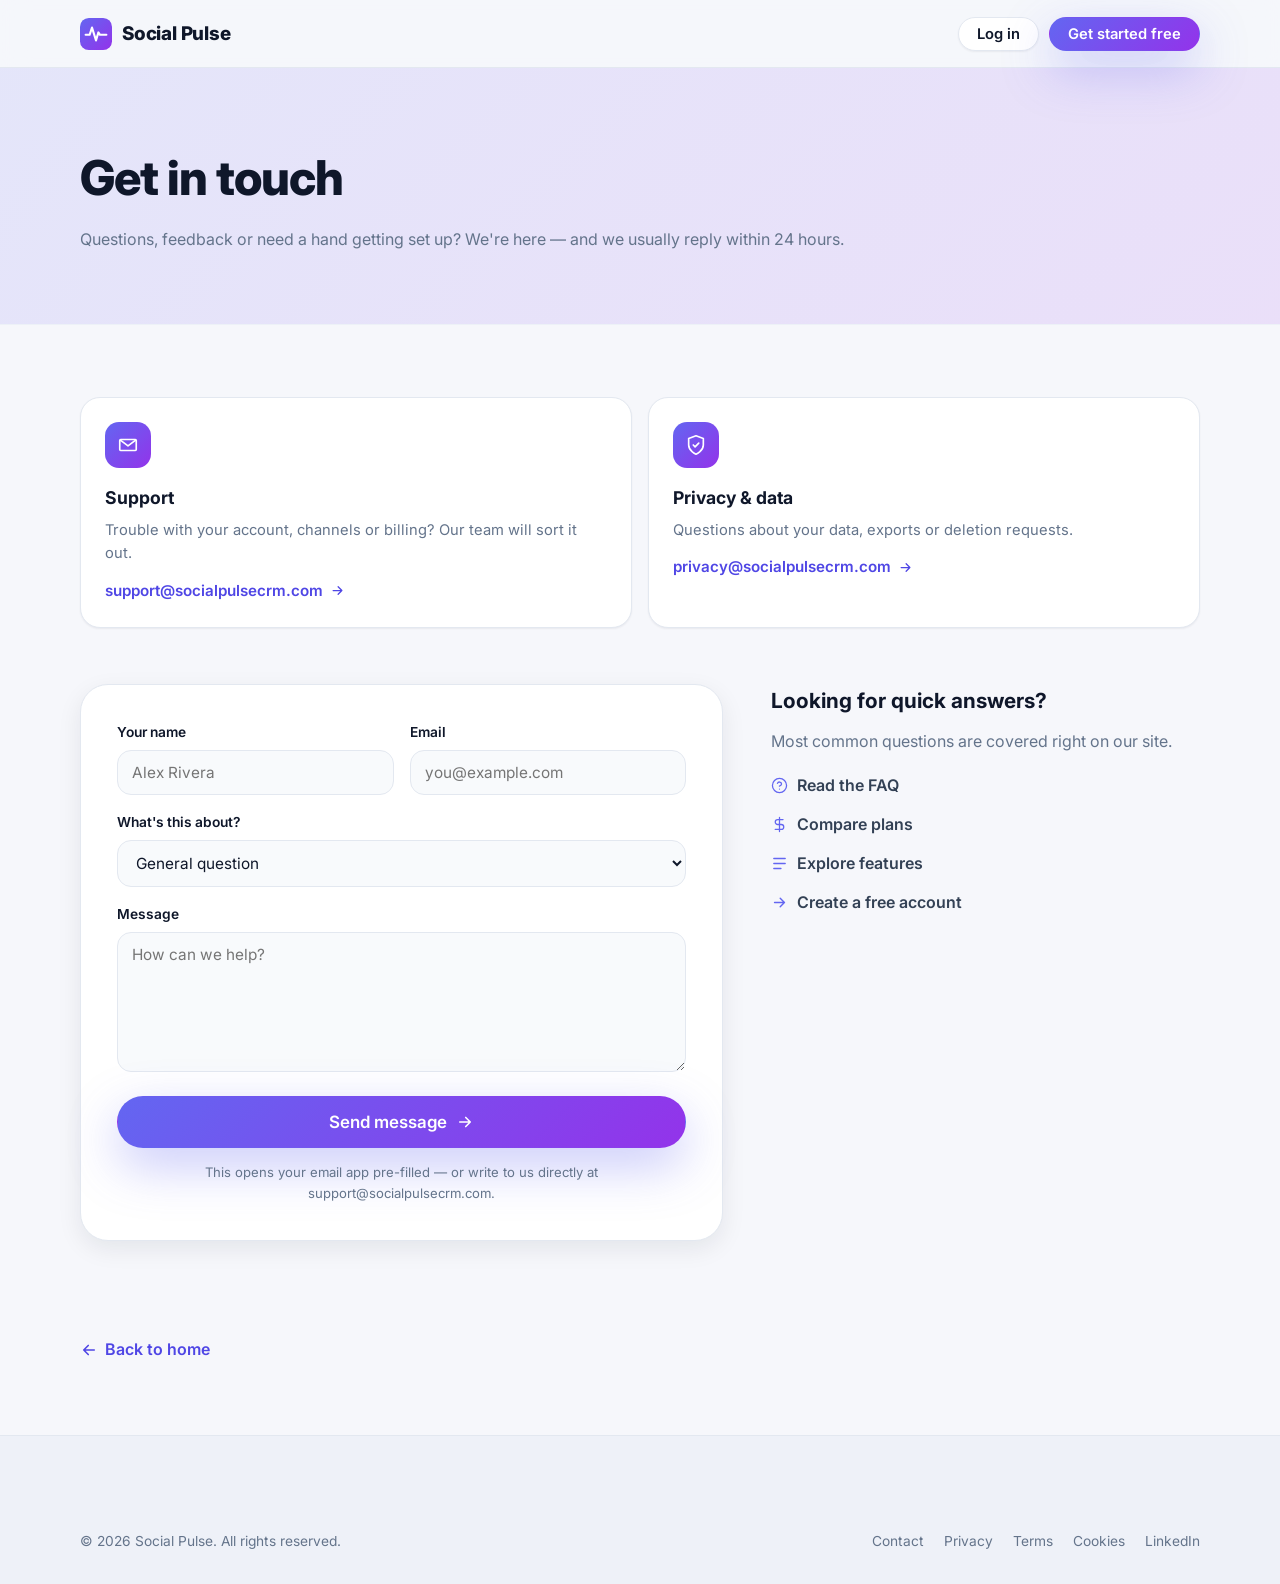
<file: contact/index.html>
<!DOCTYPE html>
<html lang="en">
<head>
  <meta charset="UTF-8" />
  <meta name="viewport" content="width=device-width, initial-scale=1.0" />
  <title>Contact &amp; Help — Social Pulse</title>
  <meta name="description" content="Get in touch with the Social Pulse team. Email support, sales and privacy, or send us a message — we usually reply within 24 hours." />
  <meta name="robots" content="index, follow" />
  <meta name="theme-color" content="#6366f1" />
  <link rel="canonical" href="https://socialpulsecrm.com/contact/" />
  <link rel="icon" href="/assets/favicon-48.png" sizes="48x48" type="image/png" />
  <link rel="icon" href="/assets/favicon-192.png" sizes="192x192" type="image/png" />
  <link rel="icon" href="/assets/favicon-512.png" sizes="512x512" type="image/png" />
  <link rel="icon" href="/assets/favicon.svg" type="image/svg+xml" />
  <link rel="apple-touch-icon" sizes="192x192" href="/assets/favicon-192.png" />

  <link rel="preconnect" href="https://fonts.googleapis.com" />
  <link rel="preconnect" href="https://fonts.gstatic.com" crossorigin />
  <link rel="preload" as="style" href="https://fonts.googleapis.com/css2?family=Inter:wght@400;500;600;700;800;900&display=swap" onload="this.onload=null;this.rel='stylesheet'" />
  <noscript><link rel="stylesheet" href="https://fonts.googleapis.com/css2?family=Inter:wght@400;500;600;700;800;900&display=swap" /></noscript>

  <link rel="stylesheet" href="/css/tokens.css" />
  <link rel="stylesheet" href="/css/base.css" />
  <link rel="stylesheet" href="/css/buttons.css" />
  <link rel="stylesheet" href="/css/footer.css" />
  <link rel="stylesheet" href="/css/legal.css" />
</head>
<body>
  <a class="skip-link" href="#main">Skip to content</a>

  <header class="legal-nav">
    <div class="container legal-nav__inner">
      <a class="brand" href="/" aria-label="Social Pulse home">
        <svg class="brand__mark" width="32" height="32" viewBox="0 0 40 40" fill="none" aria-hidden="true">
          <rect width="40" height="40" rx="11" fill="url(#bg)" />
          <path d="M7 21h5l3-9 5 16 3-10 2 3h8" stroke="#fff" stroke-width="2.6" stroke-linecap="round" stroke-linejoin="round" />
          <defs><linearGradient id="bg" x1="0" y1="0" x2="40" y2="40" gradientUnits="userSpaceOnUse"><stop stop-color="#6366f1" /><stop offset="1" stop-color="#9333ea" /></linearGradient></defs>
        </svg>
        Social Pulse
      </a>
      <div class="legal-nav__actions">
        <a class="btn btn-ghost btn-sm" href="https://app.socialpulsecrm.com/login">Log in</a>
        <a class="btn btn-primary btn-sm" href="https://app.socialpulsecrm.com/register">Get started free</a>
      </div>
    </div>
  </header>

  <section class="legal-hero">
    <div class="container">
      <h1>Get in touch</h1>
      <p>Questions, feedback or need a hand getting set up? We're here — and we usually reply within 24 hours.</p>
    </div>
  </section>

  <main id="main" class="contact">
    <!-- Contact methods -->
    <div class="contact__methods">
      <div class="cmethod">
        <div class="cmethod__icon"><svg viewBox="0 0 24 24" fill="none"><path d="M4 6h16a1 1 0 0 1 1 1v10a1 1 0 0 1-1 1H4a1 1 0 0 1-1-1V7a1 1 0 0 1 1-1Z" stroke="currentColor" stroke-width="1.8"/><path d="m4 7 8 6 8-6" stroke="currentColor" stroke-width="1.8" stroke-linecap="round" stroke-linejoin="round"/></svg></div>
        <h3>Support</h3>
        <p>Trouble with your account, channels or billing? Our team will sort it out.</p>
        <a href="mailto:support@socialpulsecrm.com">support@socialpulsecrm.com
          <svg viewBox="0 0 24 24" fill="none"><path d="M5 12h14M13 6l6 6-6 6" stroke="currentColor" stroke-width="2" stroke-linecap="round" stroke-linejoin="round"/></svg>
        </a>
      </div>
      <div class="cmethod">
        <div class="cmethod__icon"><svg viewBox="0 0 24 24" fill="none"><path d="M12 22s8-3.5 8-10V5l-8-3-8 3v7c0 6.5 8 10 8 10Z" stroke="currentColor" stroke-width="1.8" stroke-linejoin="round"/><path d="m9 12 2 2 4-4" stroke="currentColor" stroke-width="1.8" stroke-linecap="round" stroke-linejoin="round"/></svg></div>
        <h3>Privacy &amp; data</h3>
        <p>Questions about your data, exports or deletion requests.</p>
        <a href="mailto:privacy@socialpulsecrm.com">privacy@socialpulsecrm.com
          <svg viewBox="0 0 24 24" fill="none"><path d="M5 12h14M13 6l6 6-6 6" stroke="currentColor" stroke-width="2" stroke-linecap="round" stroke-linejoin="round"/></svg>
        </a>
      </div>
    </div>

    <!-- Form + aside -->
    <div class="contact__layout">
      <form class="cform" id="contactForm" novalidate>
        <div class="cform__row">
          <div class="field">
            <label for="cf-name">Your name</label>
            <input id="cf-name" name="name" type="text" autocomplete="name" placeholder="Alex Rivera" required />
          </div>
          <div class="field">
            <label for="cf-email">Email</label>
            <input id="cf-email" name="email" type="email" autocomplete="email" placeholder="you@example.com" required />
          </div>
        </div>
        <div class="field" style="margin-bottom:16px">
          <label for="cf-topic">What's this about?</label>
          <select id="cf-topic" name="topic">
            <option>General question</option>
            <option>Support</option>
            <option>Billing</option>
            <option>Privacy &amp; data</option>
            <option>Feedback</option>
          </select>
        </div>
        <div class="field" style="margin-bottom:18px">
          <label for="cf-message">Message</label>
          <textarea id="cf-message" name="message" placeholder="How can we help?" required></textarea>
        </div>
        <button type="submit" class="btn btn-primary btn-lg">
          Send message
          <svg viewBox="0 0 24 24" fill="none" aria-hidden="true"><path d="M5 12h14M13 6l6 6-6 6" stroke="currentColor" stroke-width="2.2" stroke-linecap="round" stroke-linejoin="round"/></svg>
        </button>
        <p class="cform__note" id="contactNote">This opens your email app pre-filled — or write to us directly at support@socialpulsecrm.com.</p>
      </form>

      <aside class="cform__aside">
        <h3>Looking for quick answers?</h3>
        <p>Most common questions are covered right on our site.</p>
        <ul class="cform__links">
          <li><a href="/#faq"><svg viewBox="0 0 24 24" fill="none"><path d="M9.1 9a3 3 0 0 1 5.8 1c0 2-3 3-3 3M12 17h.01M12 22a10 10 0 1 0 0-20 10 10 0 0 0 0 20Z" stroke="currentColor" stroke-width="1.8" stroke-linecap="round" stroke-linejoin="round"/></svg> Read the FAQ</a></li>
          <li><a href="/#pricing"><svg viewBox="0 0 24 24" fill="none"><path d="M12 2v20M17 5H9.5a3.5 3.5 0 0 0 0 7h5a3.5 3.5 0 0 1 0 7H6" stroke="currentColor" stroke-width="1.8" stroke-linecap="round"/></svg> Compare plans</a></li>
          <li><a href="/#features"><svg viewBox="0 0 24 24" fill="none"><path d="M4 5h16M4 12h16M4 19h10" stroke="currentColor" stroke-width="2" stroke-linecap="round"/></svg> Explore features</a></li>
          <li><a href="https://app.socialpulsecrm.com/register"><svg viewBox="0 0 24 24" fill="none"><path d="M5 12h14M13 6l6 6-6 6" stroke="currentColor" stroke-width="2" stroke-linecap="round" stroke-linejoin="round"/></svg> Create a free account</a></li>
        </ul>
      </aside>
    </div>

    <a class="legal__back" href="/">
      <svg viewBox="0 0 24 24" width="18" height="18" fill="none" aria-hidden="true"><path d="M19 12H5M11 18l-6-6 6-6" stroke="currentColor" stroke-width="2.2" stroke-linecap="round" stroke-linejoin="round"/></svg>
      Back to home
    </a>
  </main>

  <footer class="footer">
    <div class="container">
      <div class="footer__bottom" style="margin-top:0;border-top:0">
        <span>© 2026 Social Pulse. All rights reserved.</span>
        <nav aria-label="Legal">
          <a href="/contact/">Contact</a>
          <a href="/privacy/">Privacy</a>
          <a href="/terms/">Terms</a>
          <a href="/cookies/">Cookies</a>
          <a href="https://www.linkedin.com/company/145291337/" target="_blank" rel="noopener noreferrer">LinkedIn</a>
        </nav>
      </div>
    </div>
  </footer>

  <script src="/js/contact.js" defer></script>
</body>
</html>
</file>
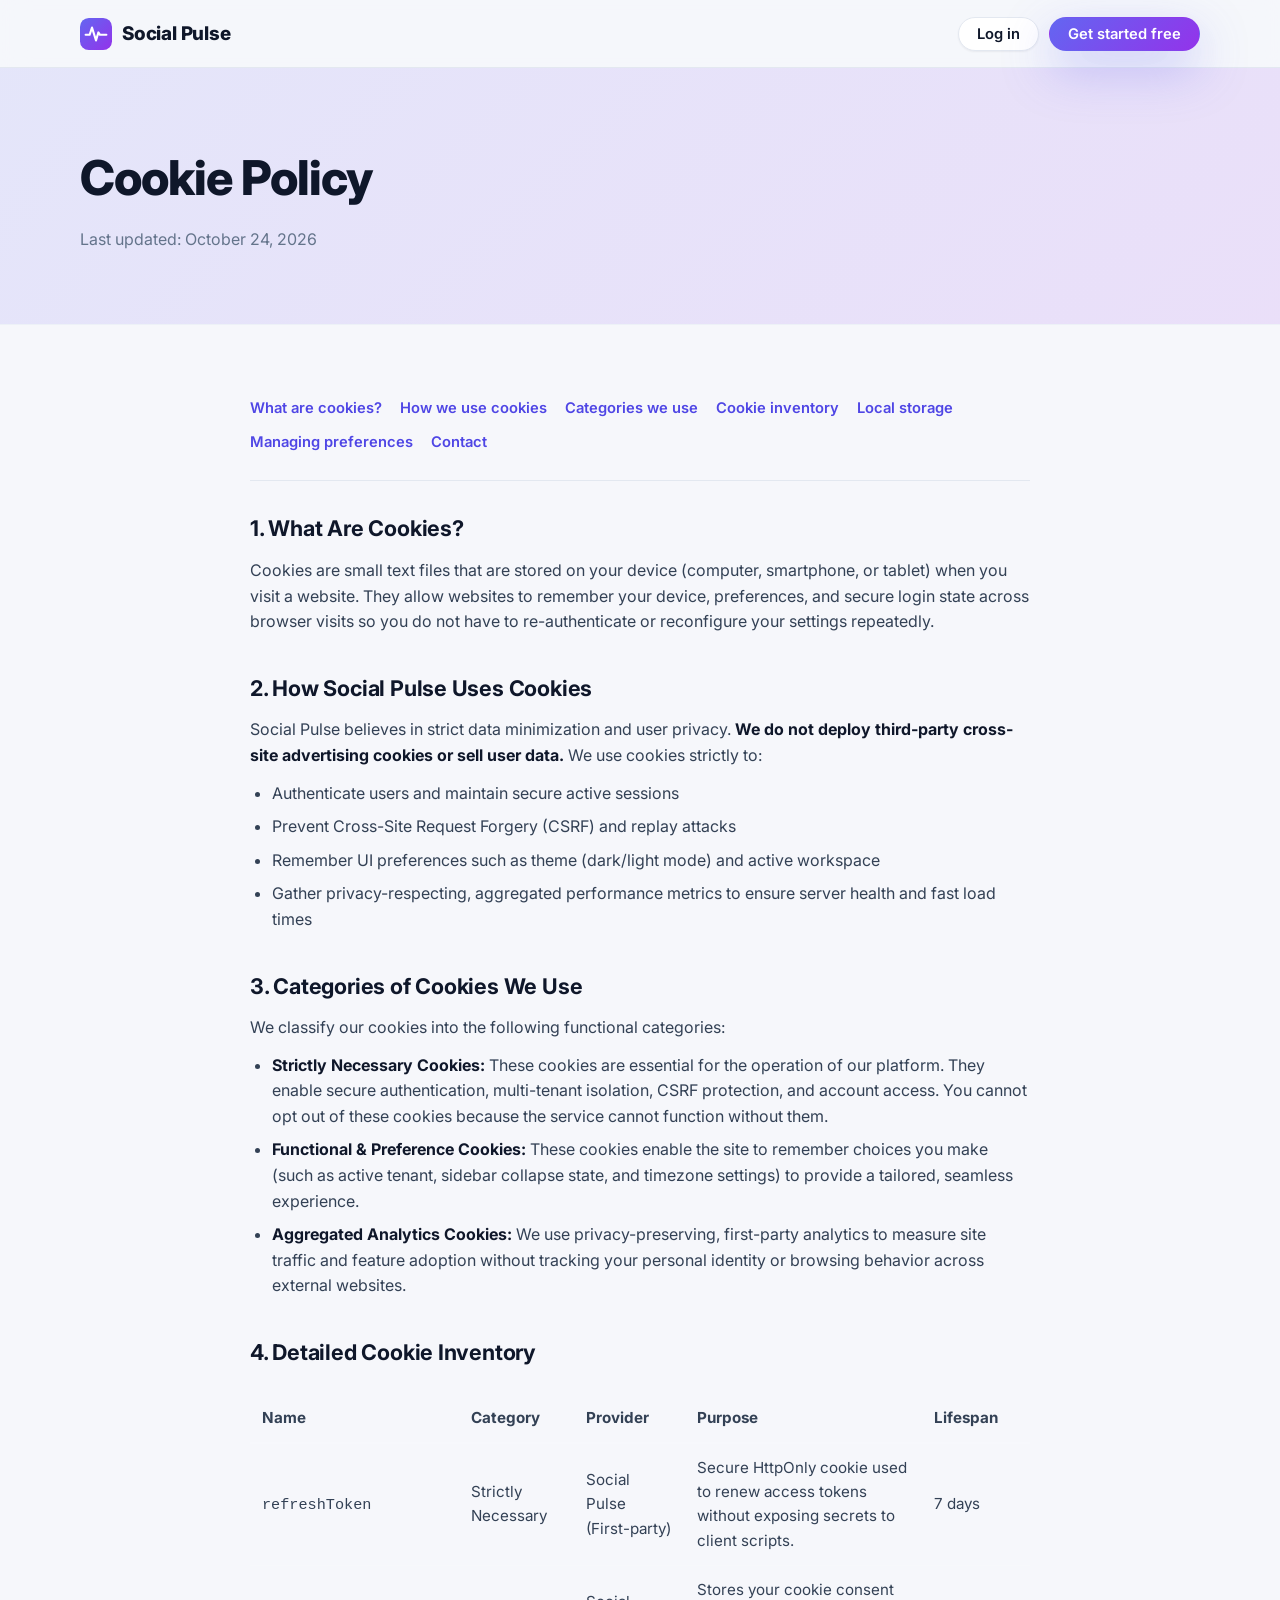
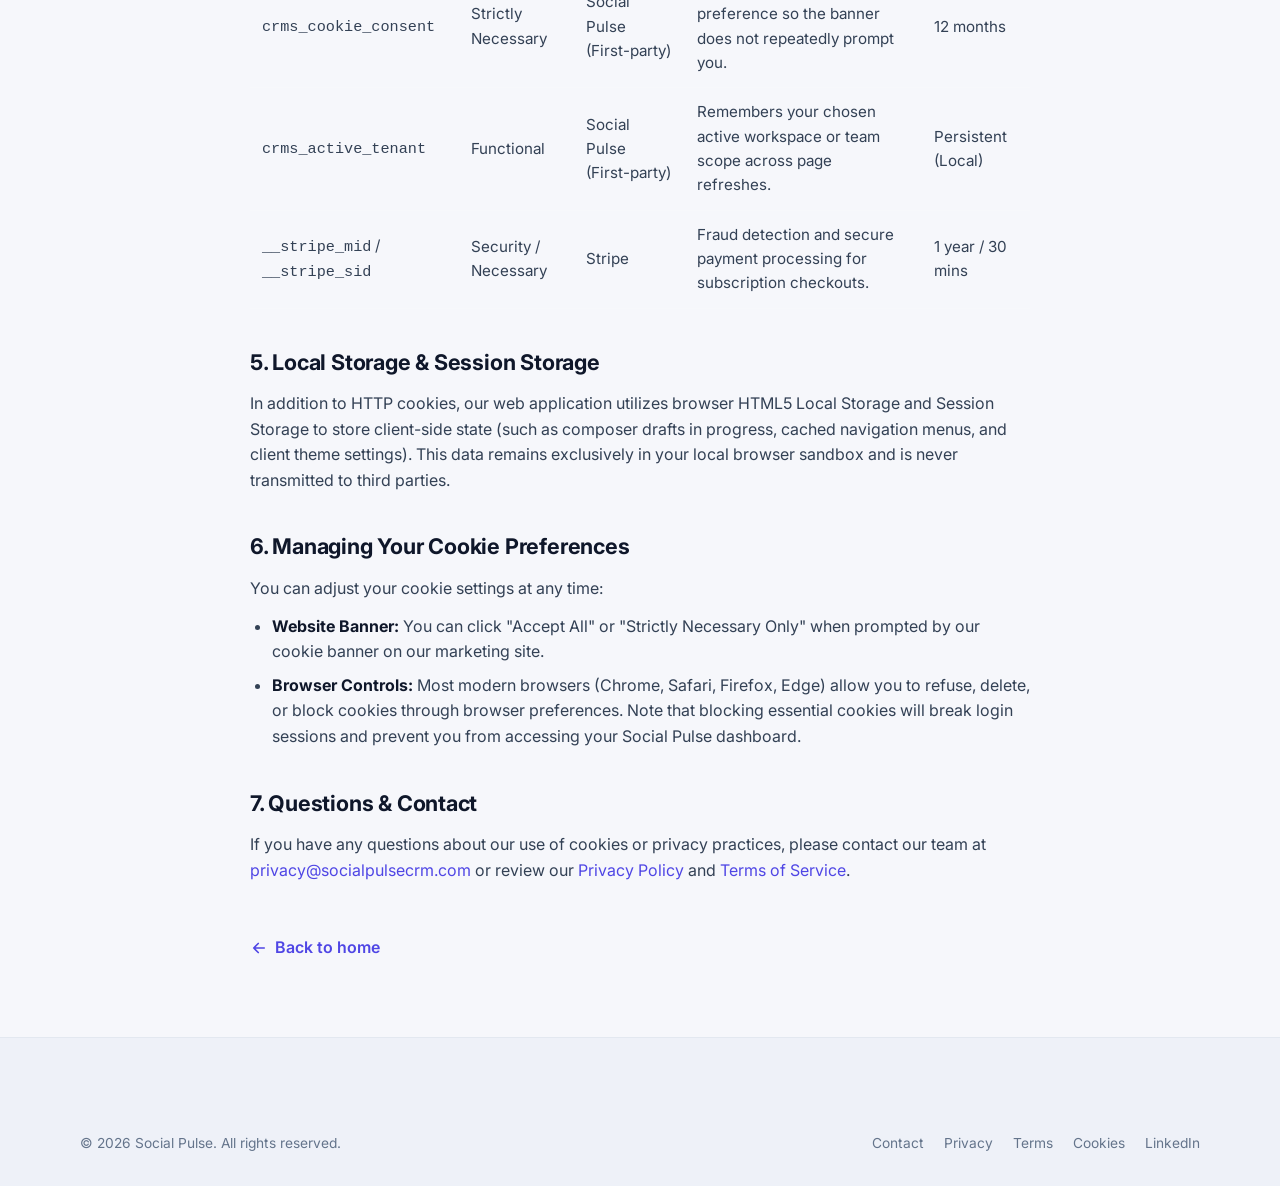
<file: cookies/index.html>
<!DOCTYPE html>
<html lang="en">
<head>
  <meta charset="UTF-8" />
  <meta name="viewport" content="width=device-width, initial-scale=1.0" />
  <title>Cookie Policy — Social Pulse</title>
  <meta name="description" content="Learn how Social Pulse uses cookies and local storage to secure your session and improve your experience without third-party ad tracking." />
  <meta name="robots" content="index, follow" />
  <meta name="theme-color" content="#6366f1" />
  <link rel="canonical" href="https://socialpulsecrm.com/cookies/" />
  <link rel="icon" href="/assets/favicon-48.png" sizes="48x48" type="image/png" />
  <link rel="icon" href="/assets/favicon-192.png" sizes="192x192" type="image/png" />
  <link rel="icon" href="/assets/favicon-512.png" sizes="512x512" type="image/png" />
  <link rel="icon" href="/assets/favicon.svg" type="image/svg+xml" />
  <link rel="apple-touch-icon" sizes="192x192" href="/assets/favicon-192.png" />
  <link rel="preconnect" href="https://fonts.googleapis.com" />
  <link rel="preconnect" href="https://fonts.gstatic.com" crossorigin />
  <link rel="preload" as="style" href="https://fonts.googleapis.com/css2?family=Inter:wght@400;500;600;700;800;900&display=swap" onload="this.onload=null;this.rel='stylesheet'" />
  <noscript><link rel="stylesheet" href="https://fonts.googleapis.com/css2?family=Inter:wght@400;500;600;700;800;900&display=swap" /></noscript>
  <link rel="stylesheet" href="/css/tokens.css" />
  <link rel="stylesheet" href="/css/base.css" />
  <link rel="stylesheet" href="/css/buttons.css" />
  <link rel="stylesheet" href="/css/footer.css" />
  <link rel="stylesheet" href="/css/legal.css" />
</head>
<body>
  <a class="skip-link" href="#main">Skip to content</a>

  <header class="legal-nav">
    <div class="container legal-nav__inner">
      <a class="brand" href="/" aria-label="Social Pulse home">
        <svg class="brand__mark" width="32" height="32" viewBox="0 0 40 40" fill="none" aria-hidden="true">
          <rect width="40" height="40" rx="11" fill="url(#bg)" />
          <path d="M7 21h5l3-9 5 16 3-10 2 3h8" stroke="#fff" stroke-width="2.6" stroke-linecap="round" stroke-linejoin="round" />
          <defs><linearGradient id="bg" x1="0" y1="0" x2="40" y2="40" gradientUnits="userSpaceOnUse"><stop stop-color="#6366f1" /><stop offset="1" stop-color="#9333ea" /></linearGradient></defs>
        </svg>
        Social Pulse
      </a>
      <div class="legal-nav__actions">
        <a class="btn btn-ghost btn-sm" href="https://app.socialpulsecrm.com/login">Log in</a>
        <a class="btn btn-primary btn-sm" href="https://app.socialpulsecrm.com/register">Get started free</a>
      </div>
    </div>
  </header>

  <section class="legal-hero">
    <div class="container">
      <h1>Cookie Policy</h1>
      <p>Last updated: October 24, 2026</p>
    </div>
  </section>

  <main id="main" class="legal">
    <nav class="legal__toc" aria-label="Sections">
      <a href="#what">What are cookies?</a>
      <a href="#how">How we use cookies</a>
      <a href="#types">Categories we use</a>
      <a href="#table">Cookie inventory</a>
      <a href="#storage">Local storage</a>
      <a href="#manage">Managing preferences</a>
      <a href="#contact">Contact</a>
    </nav>

    <h2 id="what">1. What Are Cookies?</h2>
    <p>Cookies are small text files that are stored on your device (computer, smartphone, or tablet) when you visit a website. They allow websites to remember your device, preferences, and secure login state across browser visits so you do not have to re-authenticate or reconfigure your settings repeatedly.</p>

    <h2 id="how">2. How Social Pulse Uses Cookies</h2>
    <p>Social Pulse believes in strict data minimization and user privacy. <strong>We do not deploy third-party cross-site advertising cookies or sell user data.</strong> We use cookies strictly to:</p>
    <ul>
      <li>Authenticate users and maintain secure active sessions</li>
      <li>Prevent Cross-Site Request Forgery (CSRF) and replay attacks</li>
      <li>Remember UI preferences such as theme (dark/light mode) and active workspace</li>
      <li>Gather privacy-respecting, aggregated performance metrics to ensure server health and fast load times</li>
    </ul>

    <h2 id="types">3. Categories of Cookies We Use</h2>
    <p>We classify our cookies into the following functional categories:</p>
    <ul>
      <li><strong>Strictly Necessary Cookies:</strong> These cookies are essential for the operation of our platform. They enable secure authentication, multi-tenant isolation, CSRF protection, and account access. You cannot opt out of these cookies because the service cannot function without them.</li>
      <li><strong>Functional &amp; Preference Cookies:</strong> These cookies enable the site to remember choices you make (such as active tenant, sidebar collapse state, and timezone settings) to provide a tailored, seamless experience.</li>
      <li><strong>Aggregated Analytics Cookies:</strong> We use privacy-preserving, first-party analytics to measure site traffic and feature adoption without tracking your personal identity or browsing behavior across external websites.</li>
    </ul>

    <h2 id="table">4. Detailed Cookie Inventory</h2>
    <div style="overflow-x: auto; margin: 1.5rem 0;">
      <table style="width: 100%; border-collapse: collapse; font-size: 0.95rem; text-align: left;">
        <thead>
          <tr style="border-bottom: 2px solid rgba(255, 255, 255, 0.15);">
            <th style="padding: 0.75rem;">Name</th>
            <th style="padding: 0.75rem;">Category</th>
            <th style="padding: 0.75rem;">Provider</th>
            <th style="padding: 0.75rem;">Purpose</th>
            <th style="padding: 0.75rem;">Lifespan</th>
          </tr>
        </thead>
        <tbody>
          <tr style="border-bottom: 1px solid rgba(255, 255, 255, 0.08);">
            <td style="padding: 0.75rem;"><code>refreshToken</code></td>
            <td style="padding: 0.75rem;">Strictly Necessary</td>
            <td style="padding: 0.75rem;">Social Pulse (First-party)</td>
            <td style="padding: 0.75rem;">Secure HttpOnly cookie used to renew access tokens without exposing secrets to client scripts.</td>
            <td style="padding: 0.75rem;">7 days</td>
          </tr>
          <tr style="border-bottom: 1px solid rgba(255, 255, 255, 0.08);">
            <td style="padding: 0.75rem;"><code>crms_cookie_consent</code></td>
            <td style="padding: 0.75rem;">Strictly Necessary</td>
            <td style="padding: 0.75rem;">Social Pulse (First-party)</td>
            <td style="padding: 0.75rem;">Stores your cookie consent preference so the banner does not repeatedly prompt you.</td>
            <td style="padding: 0.75rem;">12 months</td>
          </tr>
          <tr style="border-bottom: 1px solid rgba(255, 255, 255, 0.08);">
            <td style="padding: 0.75rem;"><code>crms_active_tenant</code></td>
            <td style="padding: 0.75rem;">Functional</td>
            <td style="padding: 0.75rem;">Social Pulse (First-party)</td>
            <td style="padding: 0.75rem;">Remembers your chosen active workspace or team scope across page refreshes.</td>
            <td style="padding: 0.75rem;">Persistent (Local)</td>
          </tr>
          <tr style="border-bottom: 1px solid rgba(255, 255, 255, 0.08);">
            <td style="padding: 0.75rem;"><code>__stripe_mid</code> / <code>__stripe_sid</code></td>
            <td style="padding: 0.75rem;">Security / Necessary</td>
            <td style="padding: 0.75rem;">Stripe</td>
            <td style="padding: 0.75rem;">Fraud detection and secure payment processing for subscription checkouts.</td>
            <td style="padding: 0.75rem;">1 year / 30 mins</td>
          </tr>
        </tbody>
      </table>
    </div>

    <h2 id="storage">5. Local Storage &amp; Session Storage</h2>
    <p>In addition to HTTP cookies, our web application utilizes browser HTML5 Local Storage and Session Storage to store client-side state (such as composer drafts in progress, cached navigation menus, and client theme settings). This data remains exclusively in your local browser sandbox and is never transmitted to third parties.</p>

    <h2 id="manage">6. Managing Your Cookie Preferences</h2>
    <p>You can adjust your cookie settings at any time:</p>
    <ul>
      <li><strong>Website Banner:</strong> You can click "Accept All" or "Strictly Necessary Only" when prompted by our cookie banner on our marketing site.</li>
      <li><strong>Browser Controls:</strong> Most modern browsers (Chrome, Safari, Firefox, Edge) allow you to refuse, delete, or block cookies through browser preferences. Note that blocking essential cookies will break login sessions and prevent you from accessing your Social Pulse dashboard.</li>
    </ul>

    <h2 id="contact">7. Questions &amp; Contact</h2>
    <p>If you have any questions about our use of cookies or privacy practices, please contact our team at <a href="mailto:privacy@socialpulsecrm.com">privacy@socialpulsecrm.com</a> or review our <a href="/privacy/">Privacy Policy</a> and <a href="/terms/">Terms of Service</a>.</p>

    <a class="legal__back" href="/">
      <svg viewBox="0 0 24 24" width="18" height="18" fill="none" aria-hidden="true"><path d="M19 12H5M11 18l-6-6 6-6" stroke="currentColor" stroke-width="2.2" stroke-linecap="round" stroke-linejoin="round"/></svg>
      Back to home
    </a>
  </main>

  <footer class="footer">
    <div class="container">
      <div class="footer__bottom" style="margin-top:0;border-top:0">
        <span>© 2026 Social Pulse. All rights reserved.</span>
        <nav aria-label="Legal">
          <a href="/contact/">Contact</a>
          <a href="/privacy/">Privacy</a>
          <a href="/terms/">Terms</a>
          <a href="/cookies/">Cookies</a>
          <a href="https://www.linkedin.com/company/145291337/" target="_blank" rel="noopener noreferrer">LinkedIn</a>
        </nav>
      </div>
    </div>
  </footer>
</body>
</html>
</file>
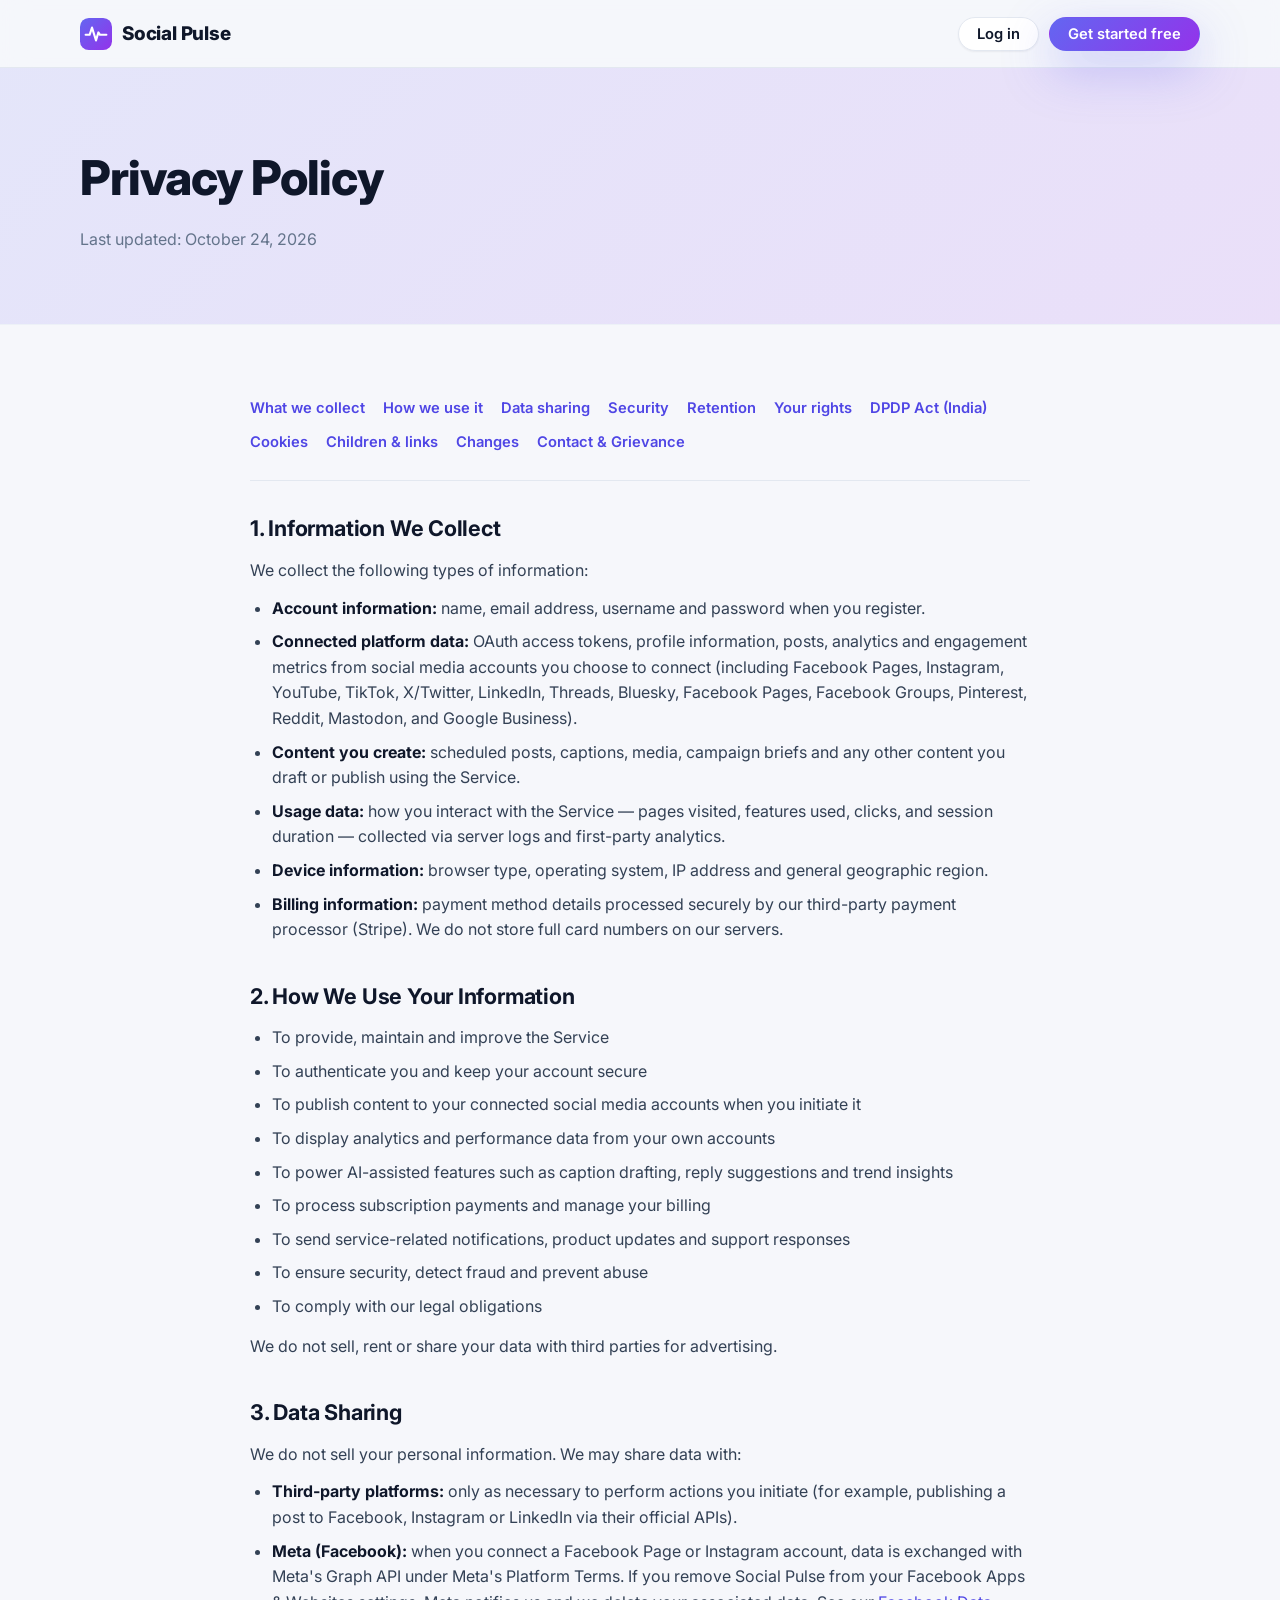
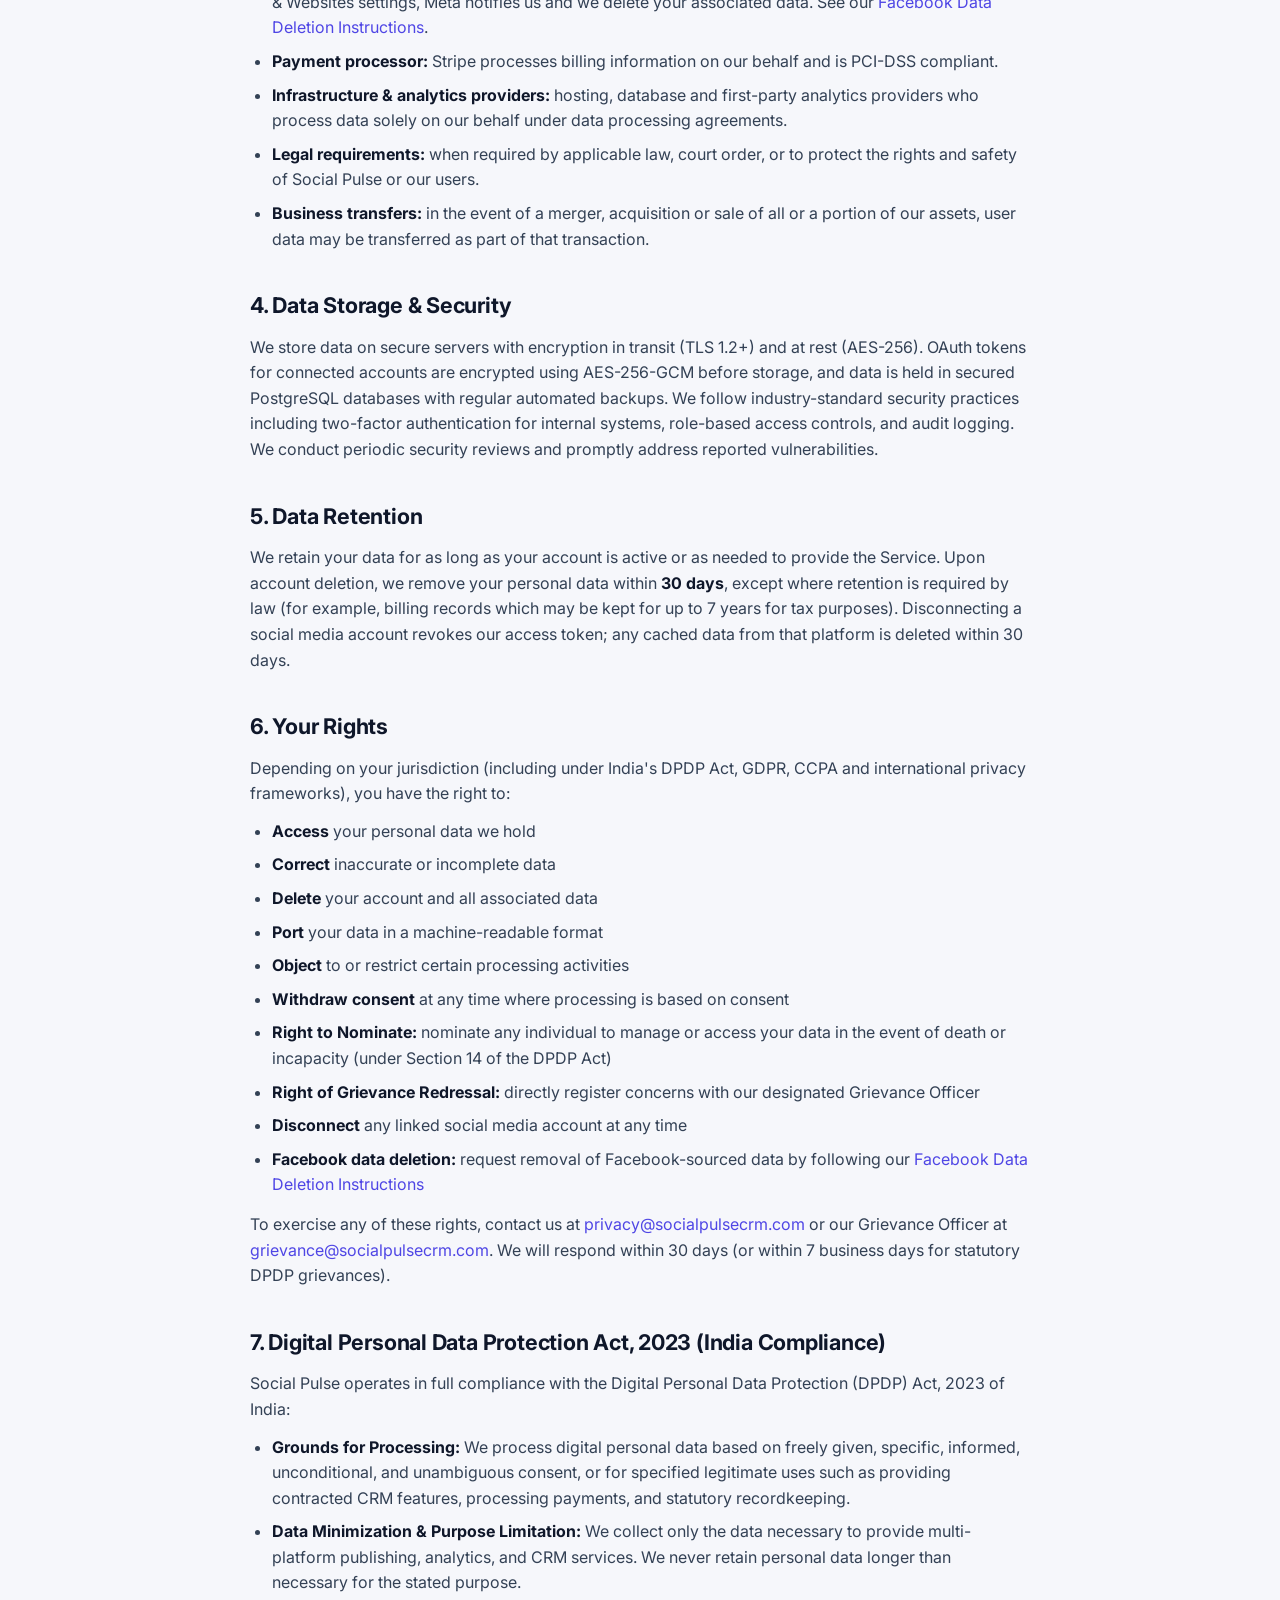
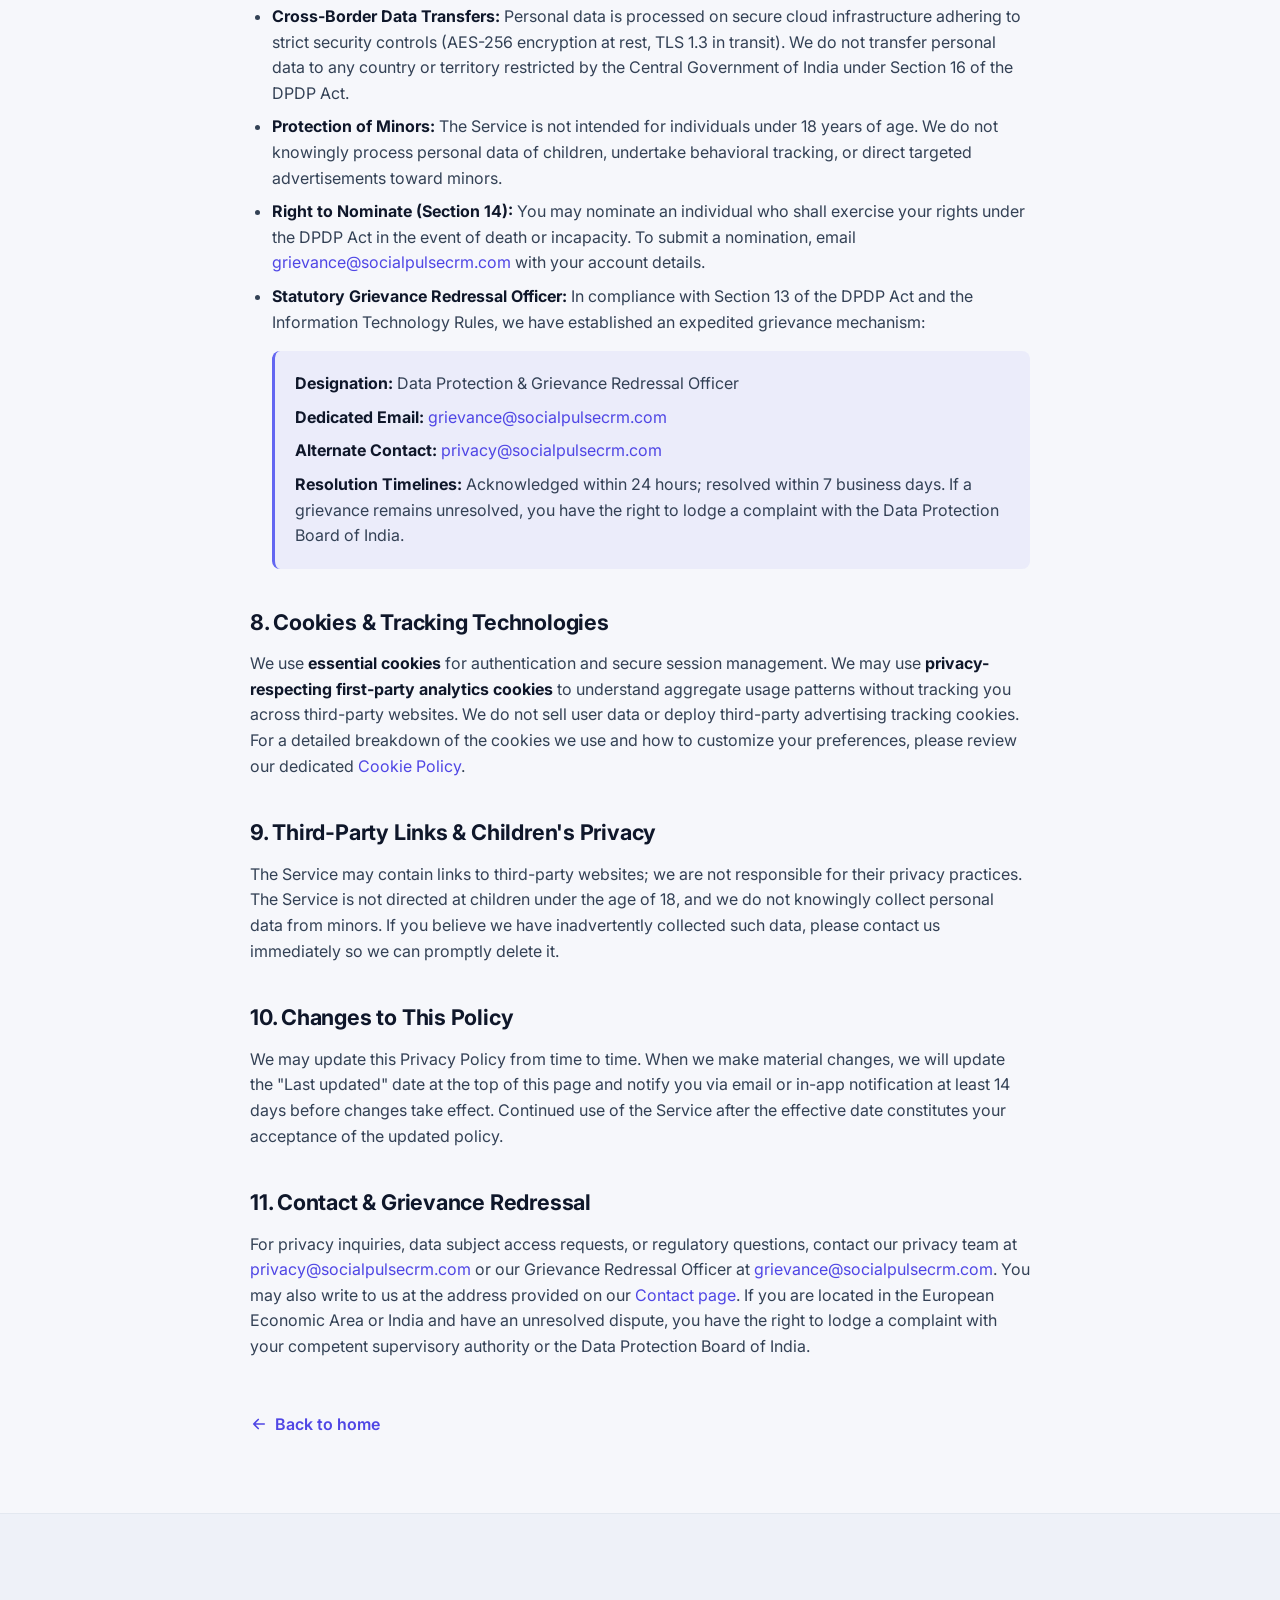
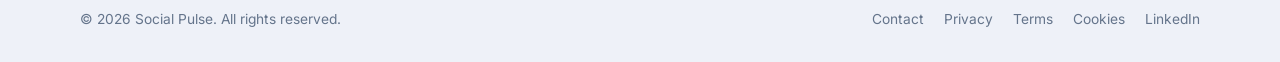
<file: privacy/index.html>
<!DOCTYPE html>
<html lang="en">
<head>
  <meta charset="UTF-8" />
  <meta name="viewport" content="width=device-width, initial-scale=1.0" />
  <title>Privacy Policy — Social Pulse</title>
  <meta name="description" content="How Social Pulse collects, uses, stores and protects your data. OAuth tokens are encrypted at rest and never sold." />
  <meta name="robots" content="index, follow" />
  <meta name="theme-color" content="#6366f1" />
  <link rel="canonical" href="https://socialpulsecrm.com/privacy/" />
  <link rel="icon" href="/assets/favicon-48.png" sizes="48x48" type="image/png" />
  <link rel="icon" href="/assets/favicon-192.png" sizes="192x192" type="image/png" />
  <link rel="icon" href="/assets/favicon-512.png" sizes="512x512" type="image/png" />
  <link rel="icon" href="/assets/favicon.svg" type="image/svg+xml" />
  <link rel="apple-touch-icon" sizes="192x192" href="/assets/favicon-192.png" />
  <link rel="preconnect" href="https://fonts.googleapis.com" />
  <link rel="preconnect" href="https://fonts.gstatic.com" crossorigin />
  <link rel="preload" as="style" href="https://fonts.googleapis.com/css2?family=Inter:wght@400;500;600;700;800;900&display=swap" onload="this.onload=null;this.rel='stylesheet'" />
  <noscript><link rel="stylesheet" href="https://fonts.googleapis.com/css2?family=Inter:wght@400;500;600;700;800;900&display=swap" /></noscript>
  <link rel="stylesheet" href="/css/tokens.css" />
  <link rel="stylesheet" href="/css/base.css" />
  <link rel="stylesheet" href="/css/buttons.css" />
  <link rel="stylesheet" href="/css/footer.css" />
  <link rel="stylesheet" href="/css/legal.css" />
</head>
<body>
  <a class="skip-link" href="#main">Skip to content</a>

  <header class="legal-nav">
    <div class="container legal-nav__inner">
      <a class="brand" href="/" aria-label="Social Pulse home">
        <svg class="brand__mark" width="32" height="32" viewBox="0 0 40 40" fill="none" aria-hidden="true">
          <rect width="40" height="40" rx="11" fill="url(#bg)" />
          <path d="M7 21h5l3-9 5 16 3-10 2 3h8" stroke="#fff" stroke-width="2.6" stroke-linecap="round" stroke-linejoin="round" />
          <defs><linearGradient id="bg" x1="0" y1="0" x2="40" y2="40" gradientUnits="userSpaceOnUse"><stop stop-color="#6366f1" /><stop offset="1" stop-color="#9333ea" /></linearGradient></defs>
        </svg>
        Social Pulse
      </a>
      <div class="legal-nav__actions">
        <a class="btn btn-ghost btn-sm" href="https://app.socialpulsecrm.com/login">Log in</a>
        <a class="btn btn-primary btn-sm" href="https://app.socialpulsecrm.com/register">Get started free</a>
      </div>
    </div>
  </header>

  <section class="legal-hero">
    <div class="container">
      <h1>Privacy Policy</h1>
      <p>Last updated: October 24, 2026</p>
    </div>
  </section>

  <main id="main" class="legal">
    <nav class="legal__toc" aria-label="Sections">
      <a href="#collect">What we collect</a>
      <a href="#use">How we use it</a>
      <a href="#sharing">Data sharing</a>
      <a href="#security">Security</a>
      <a href="#retention">Retention</a>
      <a href="#rights">Your rights</a>
      <a href="#dpdp">DPDP Act (India)</a>
      <a href="#cookies">Cookies</a>
      <a href="#children">Children &amp; links</a>
      <a href="#changes">Changes</a>
      <a href="#contact">Contact &amp; Grievance</a>
    </nav>

    <h2 id="collect">1. Information We Collect</h2>
    <p>We collect the following types of information:</p>
    <ul>
      <li><strong>Account information:</strong> name, email address, username and password when you register.</li>
      <li><strong>Connected platform data:</strong> OAuth access tokens, profile information, posts, analytics and engagement metrics from social media accounts you choose to connect (including Facebook Pages, Instagram, YouTube, TikTok, X/Twitter, LinkedIn, Threads, Bluesky, Facebook Pages, Facebook Groups, Pinterest, Reddit, Mastodon, and Google Business).</li>
      <li><strong>Content you create:</strong> scheduled posts, captions, media, campaign briefs and any other content you draft or publish using the Service.</li>
      <li><strong>Usage data:</strong> how you interact with the Service — pages visited, features used, clicks, and session duration — collected via server logs and first-party analytics.</li>
      <li><strong>Device information:</strong> browser type, operating system, IP address and general geographic region.</li>
      <li><strong>Billing information:</strong> payment method details processed securely by our third-party payment processor (Stripe). We do not store full card numbers on our servers.</li>
    </ul>

    <h2 id="use">2. How We Use Your Information</h2>
    <ul>
      <li>To provide, maintain and improve the Service</li>
      <li>To authenticate you and keep your account secure</li>
      <li>To publish content to your connected social media accounts when you initiate it</li>
      <li>To display analytics and performance data from your own accounts</li>
      <li>To power AI-assisted features such as caption drafting, reply suggestions and trend insights</li>
      <li>To process subscription payments and manage your billing</li>
      <li>To send service-related notifications, product updates and support responses</li>
      <li>To ensure security, detect fraud and prevent abuse</li>
      <li>To comply with our legal obligations</li>
    </ul>
    <p>We do not sell, rent or share your data with third parties for advertising.</p>

    <h2 id="sharing">3. Data Sharing</h2>
    <p>We do not sell your personal information. We may share data with:</p>
    <ul>
      <li><strong>Third-party platforms:</strong> only as necessary to perform actions you initiate (for example, publishing a post to Facebook, Instagram or LinkedIn via their official APIs).</li>
      <li><strong>Meta (Facebook):</strong> when you connect a Facebook Page or Instagram account, data is exchanged with Meta's Graph API under Meta's Platform Terms. If you remove Social Pulse from your Facebook Apps &amp; Websites settings, Meta notifies us and we delete your associated data. See our <a href="/privacy/deletion/">Facebook Data Deletion Instructions</a>.</li>
      <li><strong>Payment processor:</strong> Stripe processes billing information on our behalf and is PCI-DSS compliant.</li>
      <li><strong>Infrastructure &amp; analytics providers:</strong> hosting, database and first-party analytics providers who process data solely on our behalf under data processing agreements.</li>
      <li><strong>Legal requirements:</strong> when required by applicable law, court order, or to protect the rights and safety of Social Pulse or our users.</li>
      <li><strong>Business transfers:</strong> in the event of a merger, acquisition or sale of all or a portion of our assets, user data may be transferred as part of that transaction.</li>
    </ul>

    <h2 id="security">4. Data Storage &amp; Security</h2>
    <p>We store data on secure servers with encryption in transit (TLS 1.2+) and at rest (AES-256). OAuth tokens for connected accounts are encrypted using AES-256-GCM before storage, and data is held in secured PostgreSQL databases with regular automated backups. We follow industry-standard security practices including two-factor authentication for internal systems, role-based access controls, and audit logging. We conduct periodic security reviews and promptly address reported vulnerabilities.</p>

    <h2 id="retention">5. Data Retention</h2>
    <p>We retain your data for as long as your account is active or as needed to provide the Service. Upon account deletion, we remove your personal data within <strong>30 days</strong>, except where retention is required by law (for example, billing records which may be kept for up to 7 years for tax purposes). Disconnecting a social media account revokes our access token; any cached data from that platform is deleted within 30 days.</p>

    <h2 id="rights">6. Your Rights</h2>
    <p>Depending on your jurisdiction (including under India's DPDP Act, GDPR, CCPA and international privacy frameworks), you have the right to:</p>
    <ul>
      <li><strong>Access</strong> your personal data we hold</li>
      <li><strong>Correct</strong> inaccurate or incomplete data</li>
      <li><strong>Delete</strong> your account and all associated data</li>
      <li><strong>Port</strong> your data in a machine-readable format</li>
      <li><strong>Object</strong> to or restrict certain processing activities</li>
      <li><strong>Withdraw consent</strong> at any time where processing is based on consent</li>
      <li><strong>Right to Nominate:</strong> nominate any individual to manage or access your data in the event of death or incapacity (under Section 14 of the DPDP Act)</li>
      <li><strong>Right of Grievance Redressal:</strong> directly register concerns with our designated Grievance Officer</li>
      <li><strong>Disconnect</strong> any linked social media account at any time</li>
      <li><strong>Facebook data deletion:</strong> request removal of Facebook-sourced data by following our <a href="/privacy/deletion/">Facebook Data Deletion Instructions</a></li>
    </ul>
    <p>To exercise any of these rights, contact us at <a href="mailto:privacy@socialpulsecrm.com">privacy@socialpulsecrm.com</a> or our Grievance Officer at <a href="mailto:grievance@socialpulsecrm.com">grievance@socialpulsecrm.com</a>. We will respond within 30 days (or within 7 business days for statutory DPDP grievances).</p>

    <h2 id="dpdp">7. Digital Personal Data Protection Act, 2023 (India Compliance)</h2>
    <p>Social Pulse operates in full compliance with the Digital Personal Data Protection (DPDP) Act, 2023 of India:</p>
    <ul>
      <li><strong>Grounds for Processing:</strong> We process digital personal data based on freely given, specific, informed, unconditional, and unambiguous consent, or for specified legitimate uses such as providing contracted CRM features, processing payments, and statutory recordkeeping.</li>
      <li><strong>Data Minimization &amp; Purpose Limitation:</strong> We collect only the data necessary to provide multi-platform publishing, analytics, and CRM services. We never retain personal data longer than necessary for the stated purpose.</li>
      <li><strong>Cross-Border Data Transfers:</strong> Personal data is processed on secure cloud infrastructure adhering to strict security controls (AES-256 encryption at rest, TLS 1.3 in transit). We do not transfer personal data to any country or territory restricted by the Central Government of India under Section 16 of the DPDP Act.</li>
      <li><strong>Protection of Minors:</strong> The Service is not intended for individuals under 18 years of age. We do not knowingly process personal data of children, undertake behavioral tracking, or direct targeted advertisements toward minors.</li>
      <li><strong>Right to Nominate (Section 14):</strong> You may nominate an individual who shall exercise your rights under the DPDP Act in the event of death or incapacity. To submit a nomination, email <a href="mailto:grievance@socialpulsecrm.com">grievance@socialpulsecrm.com</a> with your account details.</li>
      <li><strong>Statutory Grievance Redressal Officer:</strong> In compliance with Section 13 of the DPDP Act and the Information Technology Rules, we have established an expedited grievance mechanism:
        <div style="background: rgba(99, 102, 241, 0.08); border-left: 3px solid #6366f1; padding: 1.25rem; margin: 1rem 0; border-radius: 8px;">
          <p style="margin: 0 0 0.5rem 0;"><strong>Designation:</strong> Data Protection &amp; Grievance Redressal Officer</p>
          <p style="margin: 0 0 0.5rem 0;"><strong>Dedicated Email:</strong> <a href="mailto:grievance@socialpulsecrm.com">grievance@socialpulsecrm.com</a></p>
          <p style="margin: 0 0 0.5rem 0;"><strong>Alternate Contact:</strong> <a href="mailto:privacy@socialpulsecrm.com">privacy@socialpulsecrm.com</a></p>
          <p style="margin: 0;"><strong>Resolution Timelines:</strong> Acknowledged within 24 hours; resolved within 7 business days. If a grievance remains unresolved, you have the right to lodge a complaint with the Data Protection Board of India.</p>
        </div>
      </li>
    </ul>

    <h2 id="cookies">8. Cookies &amp; Tracking Technologies</h2>
    <p>We use <strong>essential cookies</strong> for authentication and secure session management. We may use <strong>privacy-respecting first-party analytics cookies</strong> to understand aggregate usage patterns without tracking you across third-party websites. We do not sell user data or deploy third-party advertising tracking cookies. For a detailed breakdown of the cookies we use and how to customize your preferences, please review our dedicated <a href="/cookies/">Cookie Policy</a>.</p>

    <h2 id="children">9. Third-Party Links &amp; Children's Privacy</h2>
    <p>The Service may contain links to third-party websites; we are not responsible for their privacy practices. The Service is not directed at children under the age of 18, and we do not knowingly collect personal data from minors. If you believe we have inadvertently collected such data, please contact us immediately so we can promptly delete it.</p>

    <h2 id="changes">10. Changes to This Policy</h2>
    <p>We may update this Privacy Policy from time to time. When we make material changes, we will update the "Last updated" date at the top of this page and notify you via email or in-app notification at least 14 days before changes take effect. Continued use of the Service after the effective date constitutes your acceptance of the updated policy.</p>

    <h2 id="contact">11. Contact &amp; Grievance Redressal</h2>
    <p>For privacy inquiries, data subject access requests, or regulatory questions, contact our privacy team at <a href="mailto:privacy@socialpulsecrm.com">privacy@socialpulsecrm.com</a> or our Grievance Redressal Officer at <a href="mailto:grievance@socialpulsecrm.com">grievance@socialpulsecrm.com</a>. You may also write to us at the address provided on our <a href="/contact/">Contact page</a>. If you are located in the European Economic Area or India and have an unresolved dispute, you have the right to lodge a complaint with your competent supervisory authority or the Data Protection Board of India.</p>

    <a class="legal__back" href="/">
      <svg viewBox="0 0 24 24" width="18" height="18" fill="none" aria-hidden="true"><path d="M19 12H5M11 18l-6-6 6-6" stroke="currentColor" stroke-width="2.2" stroke-linecap="round" stroke-linejoin="round"/></svg>
      Back to home
    </a>
  </main>

  <footer class="footer">
    <div class="container">
      <div class="footer__bottom" style="margin-top:0;border-top:0">
        <span>© 2026 Social Pulse. All rights reserved.</span>
        <nav aria-label="Legal">
          <a href="/contact/">Contact</a>
          <a href="/privacy/">Privacy</a>
          <a href="/terms/">Terms</a>
          <a href="/cookies/">Cookies</a>
          <a href="https://www.linkedin.com/company/145291337/" target="_blank" rel="noopener noreferrer">LinkedIn</a>
        </nav>
      </div>
    </div>
  </footer>
</body>
</html>
</file>
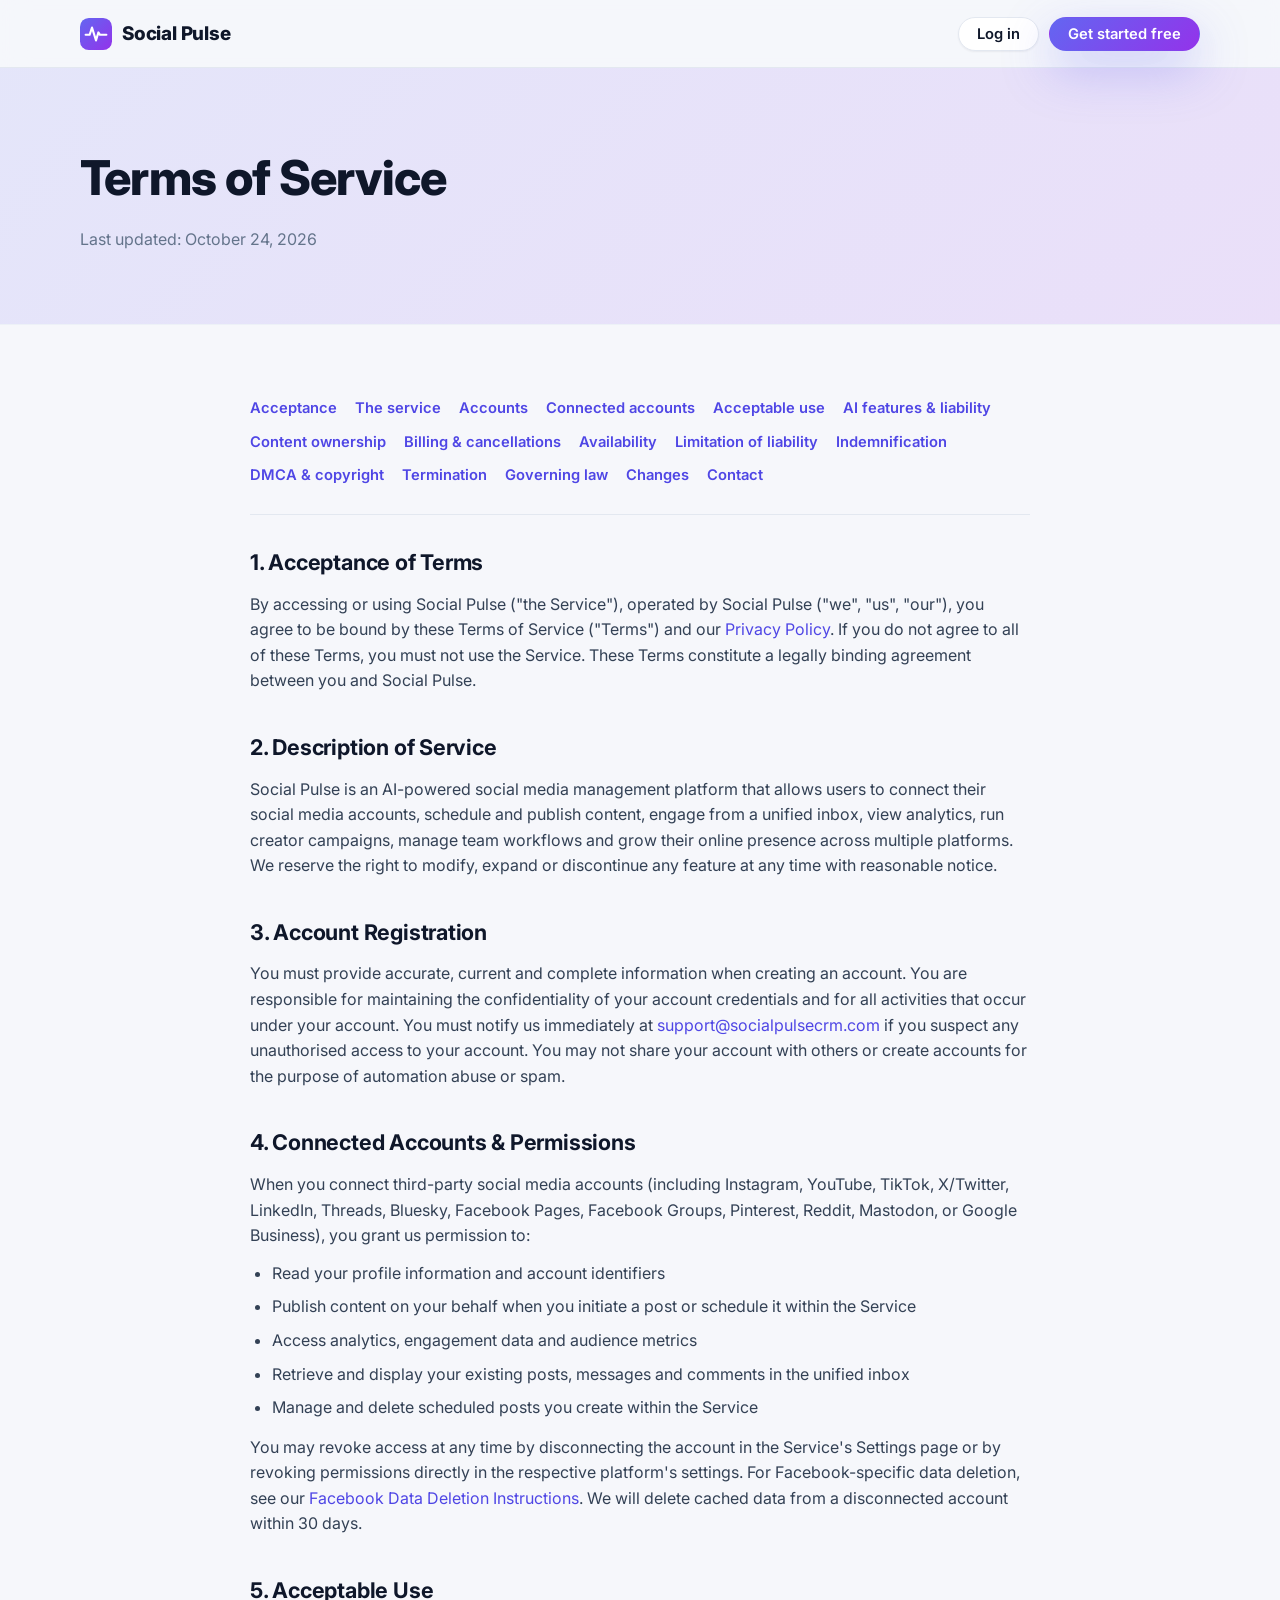
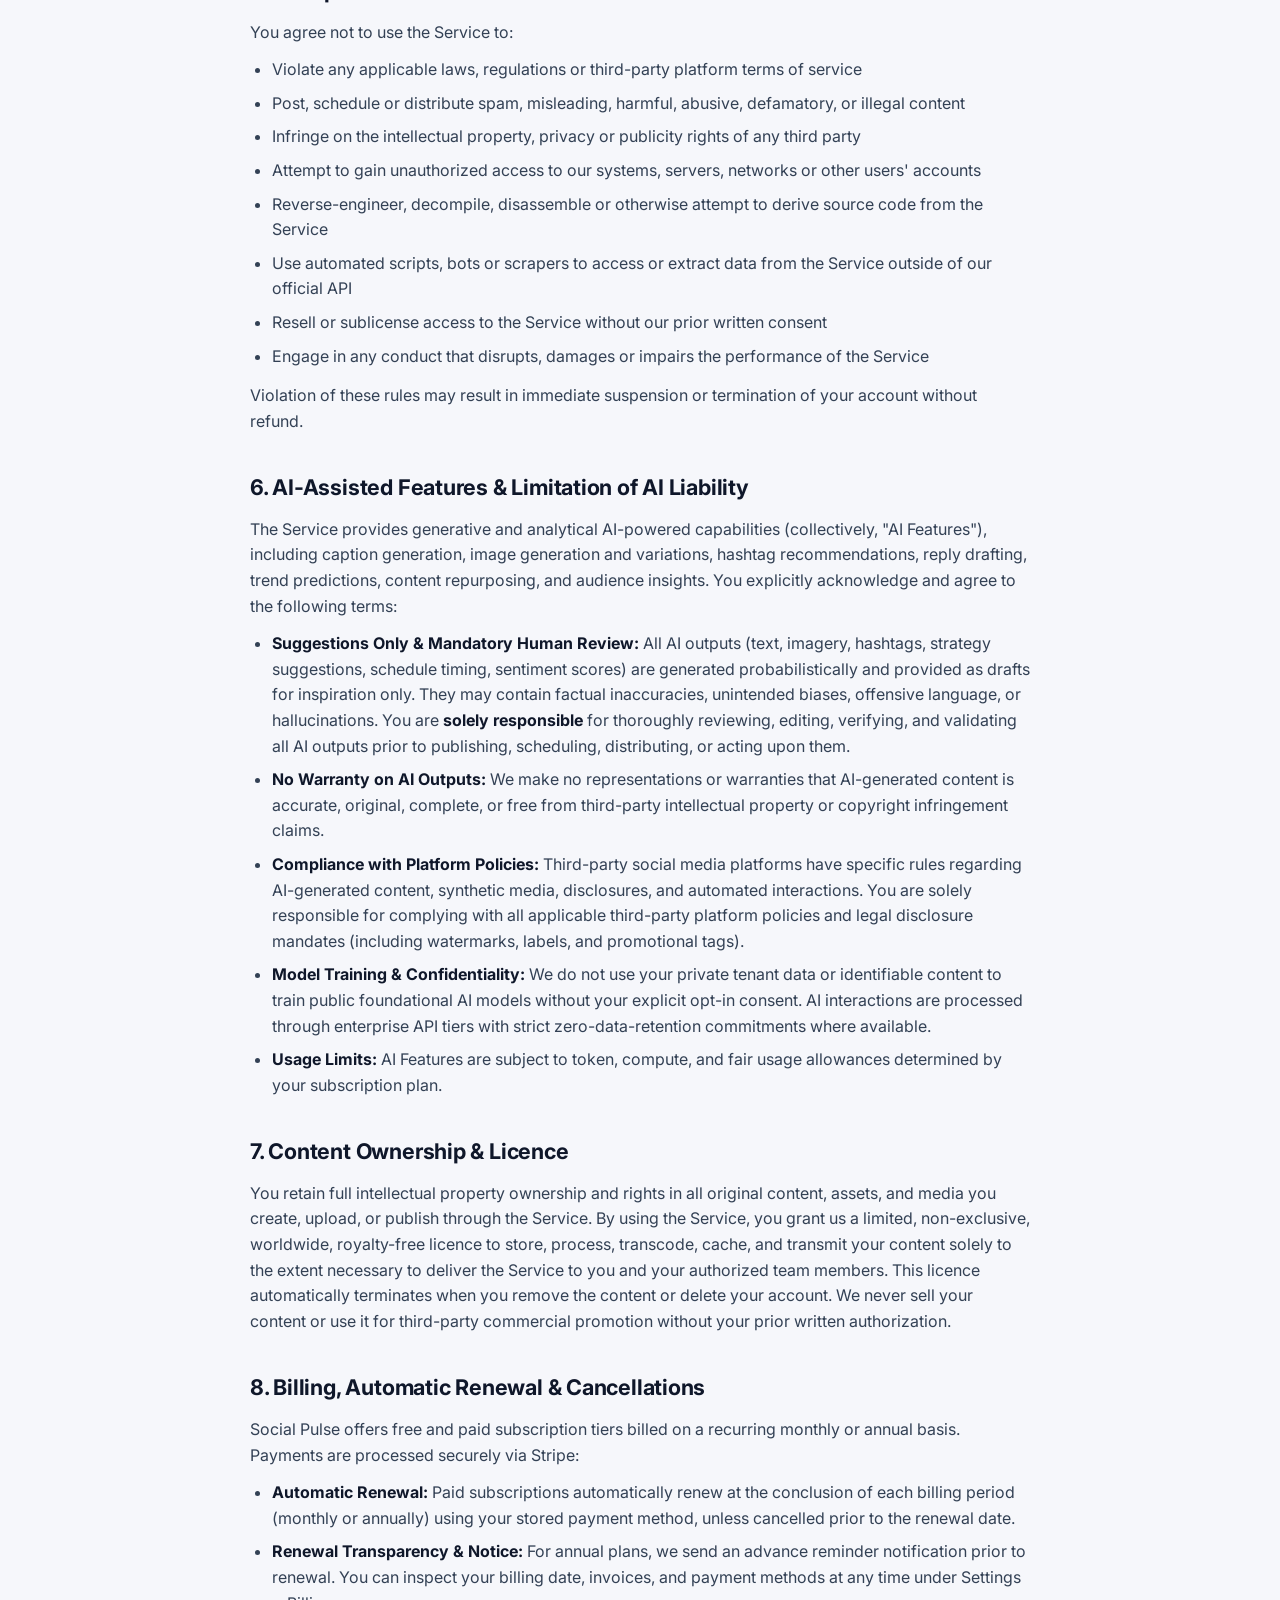
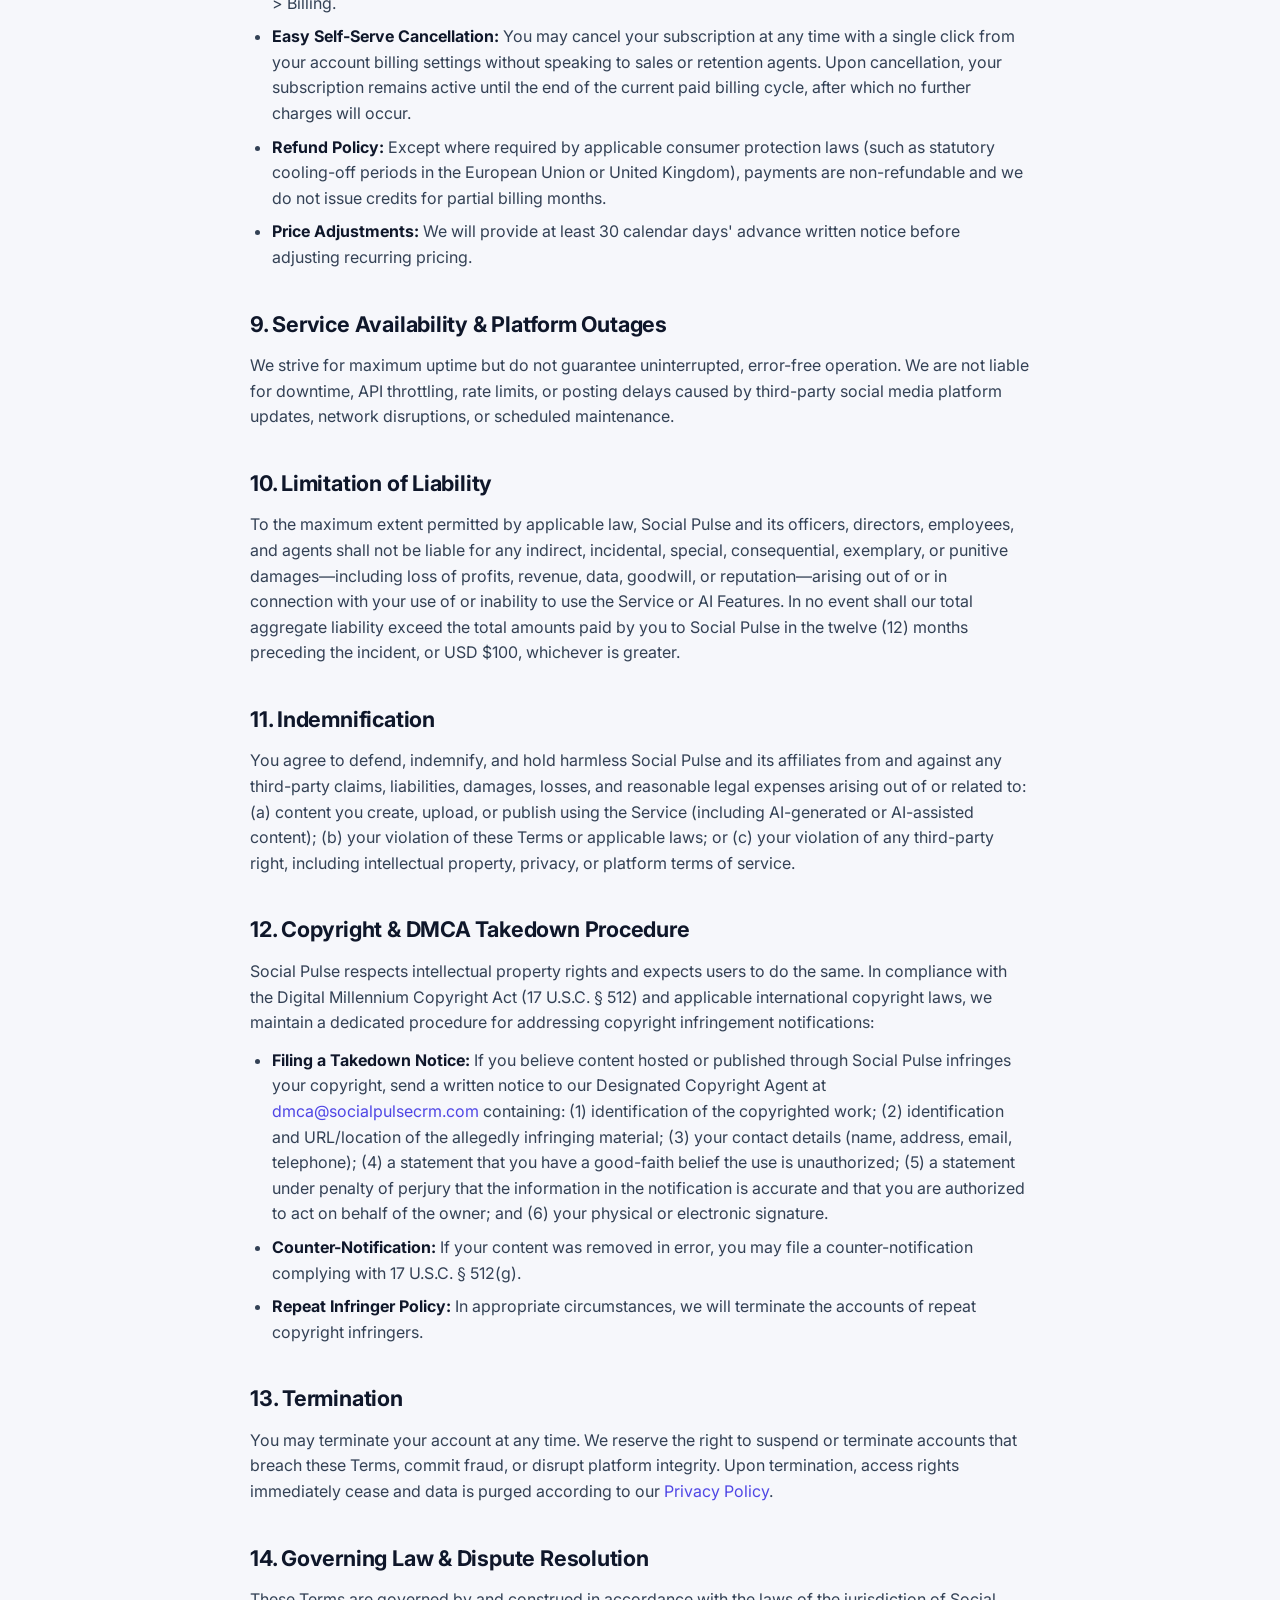
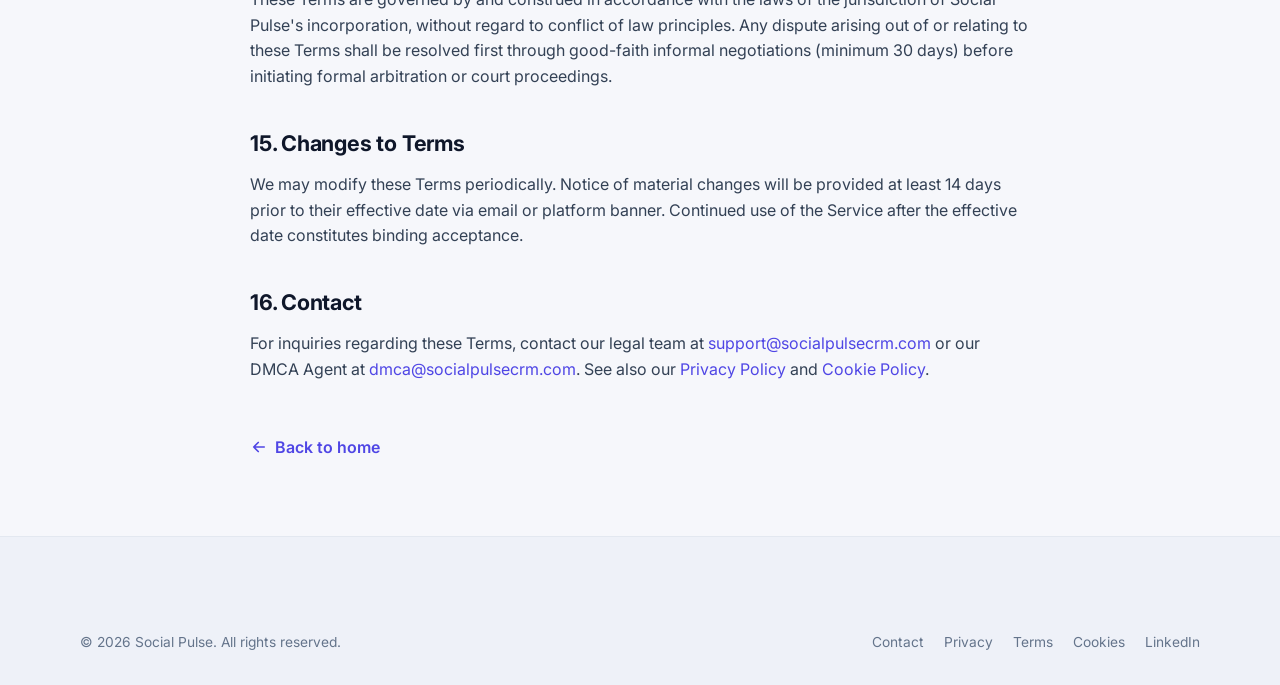
<file: terms/index.html>
<!DOCTYPE html>
<html lang="en">
<head>
  <meta charset="UTF-8" />
  <meta name="viewport" content="width=device-width, initial-scale=1.0" />
  <title>Terms of Service — Social Pulse</title>
  <meta name="description" content="The terms that govern your use of Social Pulse, the AI social media management platform for creators, brands and agencies." />
  <meta name="robots" content="index, follow" />
  <meta name="theme-color" content="#6366f1" />
  <link rel="canonical" href="https://socialpulsecrm.com/terms/" />
  <link rel="icon" href="/assets/favicon-48.png" sizes="48x48" type="image/png" />
  <link rel="icon" href="/assets/favicon-192.png" sizes="192x192" type="image/png" />
  <link rel="icon" href="/assets/favicon-512.png" sizes="512x512" type="image/png" />
  <link rel="icon" href="/assets/favicon.svg" type="image/svg+xml" />
  <link rel="apple-touch-icon" sizes="192x192" href="/assets/favicon-192.png" />
  <link rel="preconnect" href="https://fonts.googleapis.com" />
  <link rel="preconnect" href="https://fonts.gstatic.com" crossorigin />
  <link rel="preload" as="style" href="https://fonts.googleapis.com/css2?family=Inter:wght@400;500;600;700;800;900&display=swap" onload="this.onload=null;this.rel='stylesheet'" />
  <noscript><link rel="stylesheet" href="https://fonts.googleapis.com/css2?family=Inter:wght@400;500;600;700;800;900&display=swap" /></noscript>
  <link rel="stylesheet" href="/css/tokens.css" />
  <link rel="stylesheet" href="/css/base.css" />
  <link rel="stylesheet" href="/css/buttons.css" />
  <link rel="stylesheet" href="/css/footer.css" />
  <link rel="stylesheet" href="/css/legal.css" />
</head>
<body>
  <a class="skip-link" href="#main">Skip to content</a>

  <header class="legal-nav">
    <div class="container legal-nav__inner">
      <a class="brand" href="/" aria-label="Social Pulse home">
        <svg class="brand__mark" width="32" height="32" viewBox="0 0 40 40" fill="none" aria-hidden="true">
          <rect width="40" height="40" rx="11" fill="url(#bg)" />
          <path d="M7 21h5l3-9 5 16 3-10 2 3h8" stroke="#fff" stroke-width="2.6" stroke-linecap="round" stroke-linejoin="round" />
          <defs><linearGradient id="bg" x1="0" y1="0" x2="40" y2="40" gradientUnits="userSpaceOnUse"><stop stop-color="#6366f1" /><stop offset="1" stop-color="#9333ea" /></linearGradient></defs>
        </svg>
        Social Pulse
      </a>
      <div class="legal-nav__actions">
        <a class="btn btn-ghost btn-sm" href="https://app.socialpulsecrm.com/login">Log in</a>
        <a class="btn btn-primary btn-sm" href="https://app.socialpulsecrm.com/register">Get started free</a>
      </div>
    </div>
  </header>

  <section class="legal-hero">
    <div class="container">
      <h1>Terms of Service</h1>
      <p>Last updated: October 24, 2026</p>
    </div>
  </section>

  <main id="main" class="legal">
    <nav class="legal__toc" aria-label="Sections">
      <a href="#acceptance">Acceptance</a>
      <a href="#service">The service</a>
      <a href="#accounts">Accounts</a>
      <a href="#connected">Connected accounts</a>
      <a href="#use">Acceptable use</a>
      <a href="#ai">AI features &amp; liability</a>
      <a href="#ownership">Content ownership</a>
      <a href="#billing">Billing &amp; cancellations</a>
      <a href="#availability">Availability</a>
      <a href="#liability">Limitation of liability</a>
      <a href="#indemnity">Indemnification</a>
      <a href="#dmca">DMCA &amp; copyright</a>
      <a href="#termination">Termination</a>
      <a href="#law">Governing law</a>
      <a href="#changes">Changes</a>
      <a href="#contact">Contact</a>
    </nav>

    <h2 id="acceptance">1. Acceptance of Terms</h2>
    <p>By accessing or using Social Pulse ("the Service"), operated by Social Pulse ("we", "us", "our"), you agree to be bound by these Terms of Service ("Terms") and our <a href="/privacy/">Privacy Policy</a>. If you do not agree to all of these Terms, you must not use the Service. These Terms constitute a legally binding agreement between you and Social Pulse.</p>

    <h2 id="service">2. Description of Service</h2>
    <p>Social Pulse is an AI-powered social media management platform that allows users to connect their social media accounts, schedule and publish content, engage from a unified inbox, view analytics, run creator campaigns, manage team workflows and grow their online presence across multiple platforms. We reserve the right to modify, expand or discontinue any feature at any time with reasonable notice.</p>

    <h2 id="accounts">3. Account Registration</h2>
    <p>You must provide accurate, current and complete information when creating an account. You are responsible for maintaining the confidentiality of your account credentials and for all activities that occur under your account. You must notify us immediately at <a href="mailto:support@socialpulsecrm.com">support@socialpulsecrm.com</a> if you suspect any unauthorised access to your account. You may not share your account with others or create accounts for the purpose of automation abuse or spam.</p>

    <h2 id="connected">4. Connected Accounts &amp; Permissions</h2>
    <p>When you connect third-party social media accounts (including Instagram, YouTube, TikTok, X/Twitter, LinkedIn, Threads, Bluesky, Facebook Pages, Facebook Groups, Pinterest, Reddit, Mastodon, or Google Business), you grant us permission to:</p>
    <ul>
      <li>Read your profile information and account identifiers</li>
      <li>Publish content on your behalf when you initiate a post or schedule it within the Service</li>
      <li>Access analytics, engagement data and audience metrics</li>
      <li>Retrieve and display your existing posts, messages and comments in the unified inbox</li>
      <li>Manage and delete scheduled posts you create within the Service</li>
    </ul>
    <p>You may revoke access at any time by disconnecting the account in the Service's Settings page or by revoking permissions directly in the respective platform's settings. For Facebook-specific data deletion, see our <a href="/privacy/deletion/">Facebook Data Deletion Instructions</a>. We will delete cached data from a disconnected account within 30 days.</p>

    <h2 id="use">5. Acceptable Use</h2>
    <p>You agree not to use the Service to:</p>
    <ul>
      <li>Violate any applicable laws, regulations or third-party platform terms of service</li>
      <li>Post, schedule or distribute spam, misleading, harmful, abusive, defamatory, or illegal content</li>
      <li>Infringe on the intellectual property, privacy or publicity rights of any third party</li>
      <li>Attempt to gain unauthorized access to our systems, servers, networks or other users' accounts</li>
      <li>Reverse-engineer, decompile, disassemble or otherwise attempt to derive source code from the Service</li>
      <li>Use automated scripts, bots or scrapers to access or extract data from the Service outside of our official API</li>
      <li>Resell or sublicense access to the Service without our prior written consent</li>
      <li>Engage in any conduct that disrupts, damages or impairs the performance of the Service</li>
    </ul>
    <p>Violation of these rules may result in immediate suspension or termination of your account without refund.</p>

    <h2 id="ai">6. AI-Assisted Features &amp; Limitation of AI Liability</h2>
    <p>The Service provides generative and analytical AI-powered capabilities (collectively, "AI Features"), including caption generation, image generation and variations, hashtag recommendations, reply drafting, trend predictions, content repurposing, and audience insights. You explicitly acknowledge and agree to the following terms:</p>
    <ul>
      <li><strong>Suggestions Only &amp; Mandatory Human Review:</strong> All AI outputs (text, imagery, hashtags, strategy suggestions, schedule timing, sentiment scores) are generated probabilistically and provided as drafts for inspiration only. They may contain factual inaccuracies, unintended biases, offensive language, or hallucinations. You are <strong>solely responsible</strong> for thoroughly reviewing, editing, verifying, and validating all AI outputs prior to publishing, scheduling, distributing, or acting upon them.</li>
      <li><strong>No Warranty on AI Outputs:</strong> We make no representations or warranties that AI-generated content is accurate, original, complete, or free from third-party intellectual property or copyright infringement claims.</li>
      <li><strong>Compliance with Platform Policies:</strong> Third-party social media platforms have specific rules regarding AI-generated content, synthetic media, disclosures, and automated interactions. You are solely responsible for complying with all applicable third-party platform policies and legal disclosure mandates (including watermarks, labels, and promotional tags).</li>
      <li><strong>Model Training &amp; Confidentiality:</strong> We do not use your private tenant data or identifiable content to train public foundational AI models without your explicit opt-in consent. AI interactions are processed through enterprise API tiers with strict zero-data-retention commitments where available.</li>
      <li><strong>Usage Limits:</strong> AI Features are subject to token, compute, and fair usage allowances determined by your subscription plan.</li>
    </ul>

    <h2 id="ownership">7. Content Ownership &amp; Licence</h2>
    <p>You retain full intellectual property ownership and rights in all original content, assets, and media you create, upload, or publish through the Service. By using the Service, you grant us a limited, non-exclusive, worldwide, royalty-free licence to store, process, transcode, cache, and transmit your content solely to the extent necessary to deliver the Service to you and your authorized team members. This licence automatically terminates when you remove the content or delete your account. We never sell your content or use it for third-party commercial promotion without your prior written authorization.</p>

    <h2 id="billing">8. Billing, Automatic Renewal &amp; Cancellations</h2>
    <p>Social Pulse offers free and paid subscription tiers billed on a recurring monthly or annual basis. Payments are processed securely via Stripe:</p>
    <ul>
      <li><strong>Automatic Renewal:</strong> Paid subscriptions automatically renew at the conclusion of each billing period (monthly or annually) using your stored payment method, unless cancelled prior to the renewal date.</li>
      <li><strong>Renewal Transparency &amp; Notice:</strong> For annual plans, we send an advance reminder notification prior to renewal. You can inspect your billing date, invoices, and payment methods at any time under Settings &gt; Billing.</li>
      <li><strong>Easy Self-Serve Cancellation:</strong> You may cancel your subscription at any time with a single click from your account billing settings without speaking to sales or retention agents. Upon cancellation, your subscription remains active until the end of the current paid billing cycle, after which no further charges will occur.</li>
      <li><strong>Refund Policy:</strong> Except where required by applicable consumer protection laws (such as statutory cooling-off periods in the European Union or United Kingdom), payments are non-refundable and we do not issue credits for partial billing months.</li>
      <li><strong>Price Adjustments:</strong> We will provide at least 30 calendar days' advance written notice before adjusting recurring pricing.</li>
    </ul>

    <h2 id="availability">9. Service Availability &amp; Platform Outages</h2>
    <p>We strive for maximum uptime but do not guarantee uninterrupted, error-free operation. We are not liable for downtime, API throttling, rate limits, or posting delays caused by third-party social media platform updates, network disruptions, or scheduled maintenance.</p>

    <h2 id="liability">10. Limitation of Liability</h2>
    <p>To the maximum extent permitted by applicable law, Social Pulse and its officers, directors, employees, and agents shall not be liable for any indirect, incidental, special, consequential, exemplary, or punitive damages—including loss of profits, revenue, data, goodwill, or reputation—arising out of or in connection with your use of or inability to use the Service or AI Features. In no event shall our total aggregate liability exceed the total amounts paid by you to Social Pulse in the twelve (12) months preceding the incident, or USD $100, whichever is greater.</p>

    <h2 id="indemnity">11. Indemnification</h2>
    <p>You agree to defend, indemnify, and hold harmless Social Pulse and its affiliates from and against any third-party claims, liabilities, damages, losses, and reasonable legal expenses arising out of or related to: (a) content you create, upload, or publish using the Service (including AI-generated or AI-assisted content); (b) your violation of these Terms or applicable laws; or (c) your violation of any third-party right, including intellectual property, privacy, or platform terms of service.</p>

    <h2 id="dmca">12. Copyright &amp; DMCA Takedown Procedure</h2>
    <p>Social Pulse respects intellectual property rights and expects users to do the same. In compliance with the Digital Millennium Copyright Act (17 U.S.C. § 512) and applicable international copyright laws, we maintain a dedicated procedure for addressing copyright infringement notifications:</p>
    <ul>
      <li><strong>Filing a Takedown Notice:</strong> If you believe content hosted or published through Social Pulse infringes your copyright, send a written notice to our Designated Copyright Agent at <a href="mailto:dmca@socialpulsecrm.com">dmca@socialpulsecrm.com</a> containing: (1) identification of the copyrighted work; (2) identification and URL/location of the allegedly infringing material; (3) your contact details (name, address, email, telephone); (4) a statement that you have a good-faith belief the use is unauthorized; (5) a statement under penalty of perjury that the information in the notification is accurate and that you are authorized to act on behalf of the owner; and (6) your physical or electronic signature.</li>
      <li><strong>Counter-Notification:</strong> If your content was removed in error, you may file a counter-notification complying with 17 U.S.C. § 512(g).</li>
      <li><strong>Repeat Infringer Policy:</strong> In appropriate circumstances, we will terminate the accounts of repeat copyright infringers.</li>
    </ul>

    <h2 id="termination">13. Termination</h2>
    <p>You may terminate your account at any time. We reserve the right to suspend or terminate accounts that breach these Terms, commit fraud, or disrupt platform integrity. Upon termination, access rights immediately cease and data is purged according to our <a href="/privacy/">Privacy Policy</a>.</p>

    <h2 id="law">14. Governing Law &amp; Dispute Resolution</h2>
    <p>These Terms are governed by and construed in accordance with the laws of the jurisdiction of Social Pulse's incorporation, without regard to conflict of law principles. Any dispute arising out of or relating to these Terms shall be resolved first through good-faith informal negotiations (minimum 30 days) before initiating formal arbitration or court proceedings.</p>

    <h2 id="changes">15. Changes to Terms</h2>
    <p>We may modify these Terms periodically. Notice of material changes will be provided at least 14 days prior to their effective date via email or platform banner. Continued use of the Service after the effective date constitutes binding acceptance.</p>

    <h2 id="contact">16. Contact</h2>
    <p>For inquiries regarding these Terms, contact our legal team at <a href="mailto:support@socialpulsecrm.com">support@socialpulsecrm.com</a> or our DMCA Agent at <a href="mailto:dmca@socialpulsecrm.com">dmca@socialpulsecrm.com</a>. See also our <a href="/privacy/">Privacy Policy</a> and <a href="/cookies/">Cookie Policy</a>.</p>

    <a class="legal__back" href="/">
      <svg viewBox="0 0 24 24" width="18" height="18" fill="none" aria-hidden="true"><path d="M19 12H5M11 18l-6-6 6-6" stroke="currentColor" stroke-width="2.2" stroke-linecap="round" stroke-linejoin="round"/></svg>
      Back to home
    </a>
  </main>

  <footer class="footer">
    <div class="container">
      <div class="footer__bottom" style="margin-top:0;border-top:0">
        <span>© 2026 Social Pulse. All rights reserved.</span>
        <nav aria-label="Legal">
          <a href="/contact/">Contact</a>
          <a href="/privacy/">Privacy</a>
          <a href="/terms/">Terms</a>
          <a href="/cookies/">Cookies</a>
          <a href="https://www.linkedin.com/company/145291337/" target="_blank" rel="noopener noreferrer">LinkedIn</a>
        </nav>
      </div>
    </div>
  </footer>
</body>
</html>
</file>
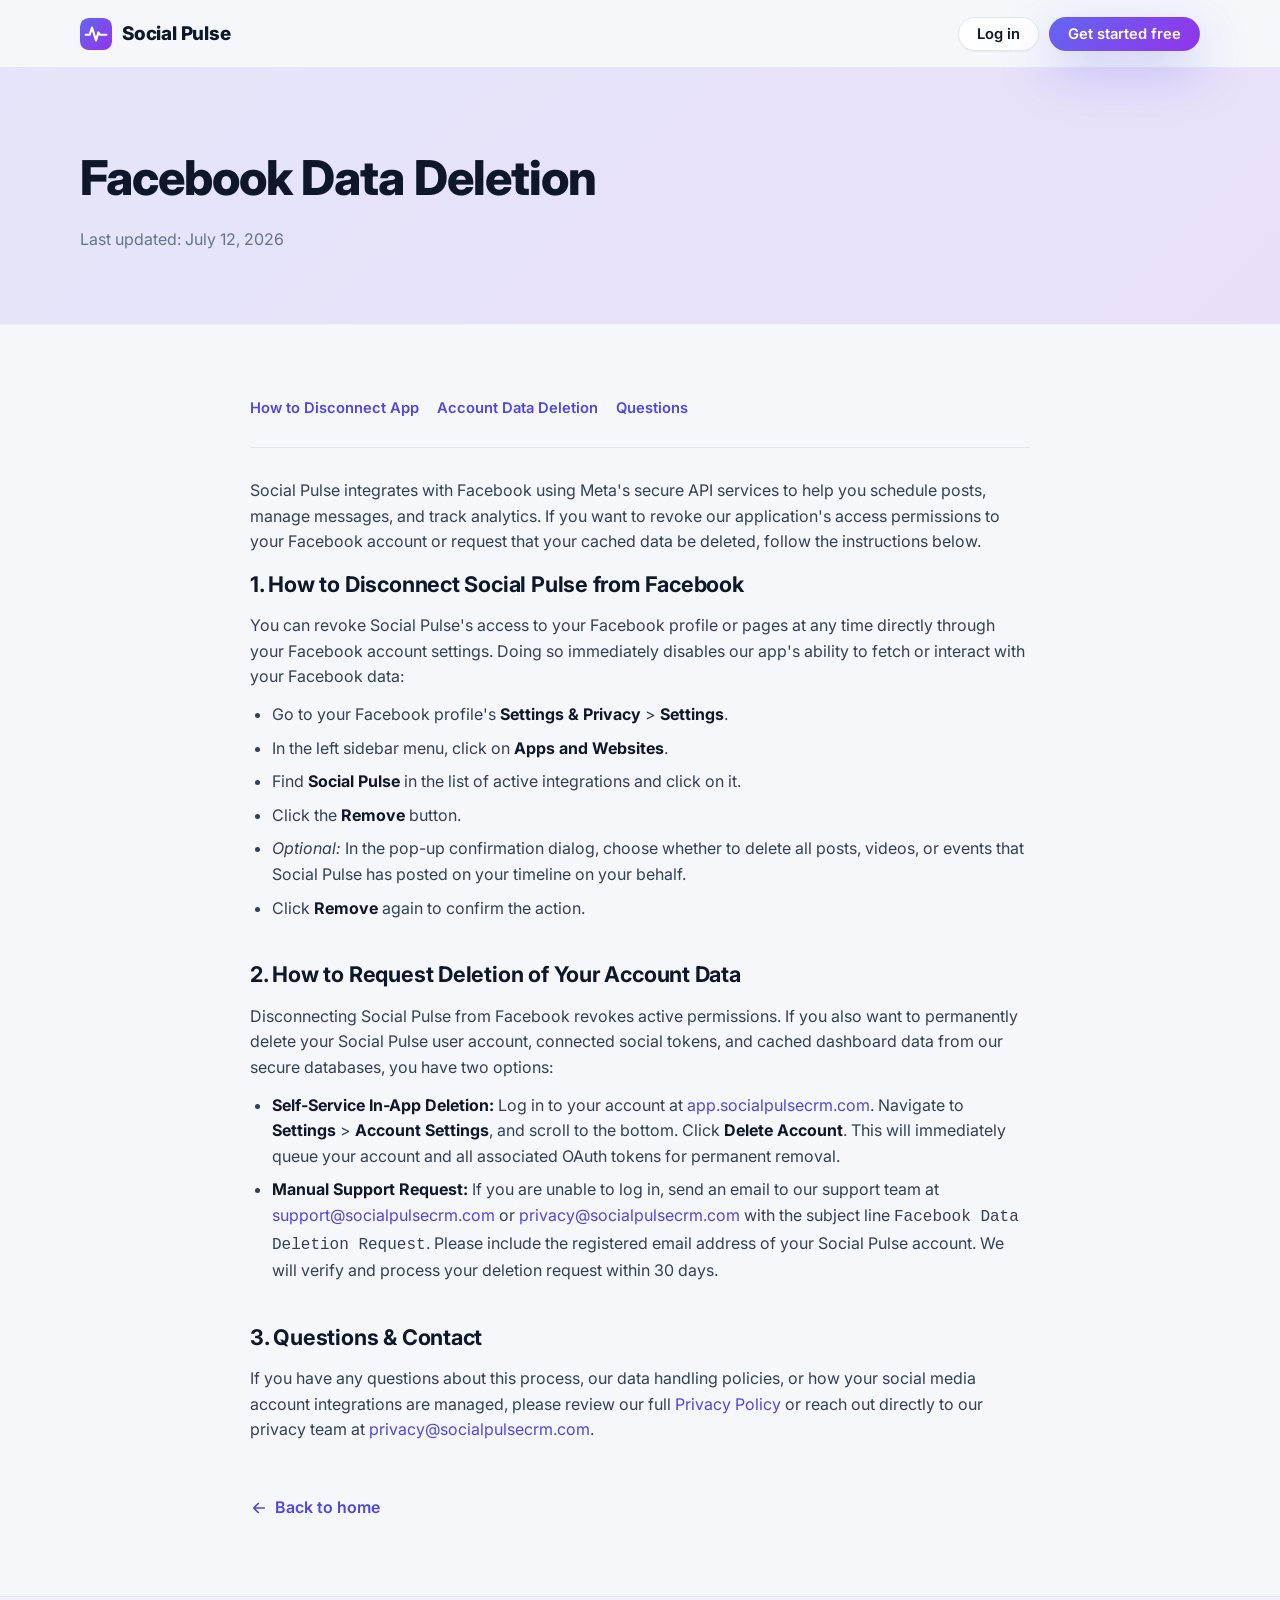
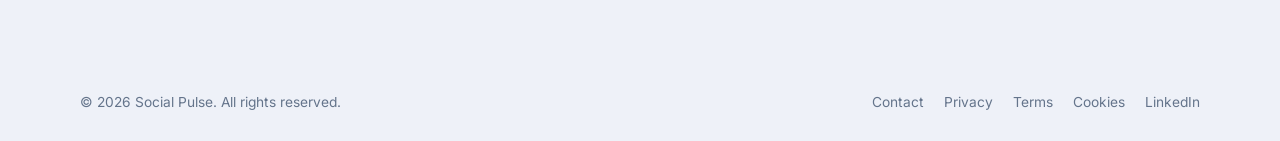
<file: privacy/deletion/index.html>
<!DOCTYPE html>
<html lang="en">
<head>
  <meta charset="UTF-8" />
  <meta name="viewport" content="width=device-width, initial-scale=1.0" />
  <title>Facebook Data Deletion Instructions — Social Pulse</title>
  <meta name="description" content="Step-by-step instructions on how to disconnect Social Pulse from your Facebook account and request deletion of your personal data." />
  <meta name="robots" content="index, follow" />
  <meta name="theme-color" content="#6366f1" />
  <link rel="canonical" href="https://socialpulsecrm.com/privacy/deletion/" />
  <link rel="icon" href="/assets/favicon-48.png" sizes="48x48" type="image/png" />
  <link rel="icon" href="/assets/favicon-192.png" sizes="192x192" type="image/png" />
  <link rel="icon" href="/assets/favicon-512.png" sizes="512x512" type="image/png" />
  <link rel="icon" href="/assets/favicon.svg" type="image/svg+xml" />
  <link rel="apple-touch-icon" sizes="192x192" href="/assets/favicon-192.png" />
  <link rel="preconnect" href="https://fonts.googleapis.com" />
  <link rel="preconnect" href="https://fonts.gstatic.com" crossorigin />
  <link rel="preload" as="style" href="https://fonts.googleapis.com/css2?family=Inter:wght@400;500;600;700;800;900&display=swap" onload="this.onload=null;this.rel='stylesheet'" />
  <noscript><link rel="stylesheet" href="https://fonts.googleapis.com/css2?family=Inter:wght@400;500;600;700;800;900&display=swap" /></noscript>
  <link rel="stylesheet" href="/css/tokens.css" />
  <link rel="stylesheet" href="/css/base.css" />
  <link rel="stylesheet" href="/css/buttons.css" />
  <link rel="stylesheet" href="/css/footer.css" />
  <link rel="stylesheet" href="/css/legal.css" />
</head>
<body>
  <a class="skip-link" href="#main">Skip to content</a>

  <header class="legal-nav">
    <div class="container legal-nav__inner">
      <a class="brand" href="/" aria-label="Social Pulse home">
        <svg class="brand__mark" width="32" height="32" viewBox="0 0 40 40" fill="none" aria-hidden="true">
          <rect width="40" height="40" rx="11" fill="url(#bg)" />
          <path d="M7 21h5l3-9 5 16 3-10 2 3h8" stroke="#fff" stroke-width="2.6" stroke-linecap="round" stroke-linejoin="round" />
          <defs><linearGradient id="bg" x1="0" y1="0" x2="40" y2="40" gradientUnits="userSpaceOnUse"><stop stop-color="#6366f1" /><stop offset="1" stop-color="#9333ea" /></linearGradient></defs>
        </svg>
        Social Pulse
      </a>
      <div class="legal-nav__actions">
        <a class="btn btn-ghost btn-sm" href="https://app.socialpulsecrm.com/login">Log in</a>
        <a class="btn btn-primary btn-sm" href="https://app.socialpulsecrm.com/register">Get started free</a>
      </div>
    </div>
  </header>

  <section class="legal-hero">
    <div class="container">
      <h1>Facebook Data Deletion</h1>
      <p>Last updated: July 12, 2026</p>
    </div>
  </section>

  <main id="main" class="legal">
    <nav class="legal__toc" aria-label="Sections">
      <a href="#disconnect">How to Disconnect App</a>
      <a href="#request">Account Data Deletion</a>
      <a href="#contact">Questions</a>
    </nav>

    <p>Social Pulse integrates with Facebook using Meta's secure API services to help you schedule posts, manage messages, and track analytics. If you want to revoke our application's access permissions to your Facebook account or request that your cached data be deleted, follow the instructions below.</p>

    <h2 id="disconnect">1. How to Disconnect Social Pulse from Facebook</h2>
    <p>You can revoke Social Pulse's access to your Facebook profile or pages at any time directly through your Facebook account settings. Doing so immediately disables our app's ability to fetch or interact with your Facebook data:</p>
    <ul>
      <li>Go to your Facebook profile's <strong>Settings & Privacy</strong> > <strong>Settings</strong>.</li>
      <li>In the left sidebar menu, click on <strong>Apps and Websites</strong>.</li>
      <li>Find <strong>Social Pulse</strong> in the list of active integrations and click on it.</li>
      <li>Click the <strong>Remove</strong> button.</li>
      <li><em>Optional:</em> In the pop-up confirmation dialog, choose whether to delete all posts, videos, or events that Social Pulse has posted on your timeline on your behalf.</li>
      <li>Click <strong>Remove</strong> again to confirm the action.</li>
    </ul>

    <h2 id="request">2. How to Request Deletion of Your Account Data</h2>
    <p>Disconnecting Social Pulse from Facebook revokes active permissions. If you also want to permanently delete your Social Pulse user account, connected social tokens, and cached dashboard data from our secure databases, you have two options:</p>
    <ul>
      <li><strong>Self-Service In-App Deletion:</strong> Log in to your account at <a href="https://app.socialpulsecrm.com" target="_blank" rel="noopener noreferrer">app.socialpulsecrm.com</a>. Navigate to <strong>Settings</strong> > <strong>Account Settings</strong>, and scroll to the bottom. Click <strong>Delete Account</strong>. This will immediately queue your account and all associated OAuth tokens for permanent removal.</li>
      <li><strong>Manual Support Request:</strong> If you are unable to log in, send an email to our support team at <a href="mailto:support@socialpulsecrm.com">support@socialpulsecrm.com</a> or <a href="mailto:privacy@socialpulsecrm.com">privacy@socialpulsecrm.com</a> with the subject line <code>Facebook Data Deletion Request</code>. Please include the registered email address of your Social Pulse account. We will verify and process your deletion request within 30 days.</li>
    </ul>

    <h2 id="contact">3. Questions & Contact</h2>
    <p>If you have any questions about this process, our data handling policies, or how your social media account integrations are managed, please review our full <a href="/privacy/">Privacy Policy</a> or reach out directly to our privacy team at <a href="mailto:privacy@socialpulsecrm.com">privacy@socialpulsecrm.com</a>.</p>

    <a class="legal__back" href="/">
      <svg viewBox="0 0 24 24" width="18" height="18" fill="none" aria-hidden="true"><path d="M19 12H5M11 18l-6-6 6-6" stroke="currentColor" stroke-width="2.2" stroke-linecap="round" stroke-linejoin="round"/></svg>
      Back to home
    </a>
  </main>

  <footer class="footer">
    <div class="container">
      <div class="footer__bottom" style="margin-top:0;border-top:0">
        <span>© 2026 Social Pulse. All rights reserved.</span>
        <nav aria-label="Legal">
          <a href="/contact/">Contact</a>
          <a href="/privacy/">Privacy</a>
          <a href="/terms/">Terms</a>
          <a href="/cookies/">Cookies</a>
          <a href="https://www.linkedin.com/company/145291337/" target="_blank" rel="noopener noreferrer">LinkedIn</a>
        </nav>
      </div>
    </div>
  </footer>
</body>
</html>
</file>
<file: css/tokens.css>
/* ============================================================
   Social Pulse — Design tokens
   Brand, neutrals (light + dark), shadows, shape, layout.
   ============================================================ */

:root {
  /* Brand */
  --brand-600: #4f46e5;
  --brand-500: #6366f1;
  --brand-400: #818cf8;
  --violet-600: #7c3aed;
  --violet-500: #9333ea;
  --violet-400: #a855f7;
  --gradient: linear-gradient(135deg, #6366f1 0%, #9333ea 100%);
  --gradient-soft: linear-gradient(135deg, rgba(99, 102, 241, 0.12), rgba(147, 51, 234, 0.12));

  /* Neutrals (light) */
  --bg: #f6f7fb;
  --bg-2: #eef1f8;
  --surface: #ffffff;
  --surface-2: #f8fafc;
  --border: #e3e8f0;
  --border-soft: #edf1f7;
  --ink: #0f172a;
  --text: #334155;
  --muted: #64748b;
  --on-brand: #ffffff;

  /* Accents */
  --success: #16a34a;
  --success-soft: #dcfce7;
  --shadow-sm: 0 1px 2px rgba(15, 23, 42, 0.06);
  --shadow-md: 0 8px 24px rgba(15, 23, 42, 0.08);
  --shadow-lg: 0 24px 60px rgba(15, 23, 42, 0.14);
  --shadow-brand: 0 18px 50px rgba(99, 102, 241, 0.35);

  /* Shape */
  --r-sm: 8px;
  --r-md: 14px;
  --r-lg: 20px;
  --r-xl: 28px;
  --r-full: 999px;

  /* Layout */
  --container: 1160px;
  --nav-h: 68px;

  --font: "Inter", -apple-system, BlinkMacSystemFont, "Segoe UI", Roboto,
    Helvetica, Arial, sans-serif;
}

@media (prefers-color-scheme: dark) {
  :root {
    --bg: #0d1117;
    --bg-2: #12161f;
    --surface: #191f29;
    --surface-2: #212834;
    --border: #2c3543;
    --border-soft: #232b37;
    --ink: #f1f5fb;
    --text: #c4cdda;
    --muted: #94a1b4;
    --gradient-soft: linear-gradient(135deg, rgba(99, 102, 241, 0.18), rgba(147, 51, 234, 0.18));
    --success-soft: rgba(34, 197, 94, 0.16);
    --shadow-sm: 0 1px 2px rgba(0, 0, 0, 0.4);
    --shadow-md: 0 10px 30px rgba(0, 0, 0, 0.45);
    --shadow-lg: 0 26px 64px rgba(0, 0, 0, 0.55);
  }
}
</file>
<file: css/base.css>
/* ============================================================
   Base — reset, typography, a11y, layout helpers, section heads
   ============================================================ */

*,
*::before,
*::after {
  box-sizing: border-box;
  margin: 0;
  padding: 0;
}

html {
  scroll-behavior: smooth;
  -webkit-text-size-adjust: 100%;
}

@media (prefers-reduced-motion: reduce) {
  html {
    scroll-behavior: auto;
  }
  *,
  *::before,
  *::after {
    animation-duration: 0.001ms !important;
    transition-duration: 0.001ms !important;
    scroll-behavior: auto !important;
  }
}

body {
  font-family: var(--font);
  background: var(--bg);
  color: var(--text);
  line-height: 1.6;
  -webkit-font-smoothing: antialiased;
  text-rendering: optimizeLegibility;
  overflow-x: hidden;
}

img,
svg {
  display: block;
  max-width: 100%;
}

a {
  color: var(--brand-600);
  text-decoration: none;
}

/* ---------- Brand logo & mark (shared across all headers & footers) ---------- */
.brand {
  display: inline-flex;
  align-items: center;
  gap: 10px;
  font-weight: 800;
  font-size: 1.18rem;
  color: var(--ink);
  letter-spacing: -0.01em;
  text-decoration: none;
  line-height: 1;
}

.brand:hover {
  color: var(--ink);
}

.brand__mark {
  width: 32px;
  height: 32px;
  flex: none;
}

button {
  font-family: inherit;
  cursor: pointer;
}

:focus-visible {
  outline: 3px solid var(--brand-500);
  outline-offset: 2px;
  border-radius: 4px;
}

h1,
h2,
h3,
h4 {
  color: var(--ink);
}

/* ---------- Skip link ---------- */
.skip-link {
  position: absolute;
  left: -999px;
  top: 0;
  z-index: 100;
  background: var(--ink);
  color: #fff;
  padding: 10px 18px;
  border-radius: 0 0 var(--r-sm) 0;
}
.skip-link:focus {
  left: 0;
}

/* ---------- Layout helpers ---------- */
.container {
  width: 100%;
  max-width: var(--container);
  margin-inline: auto;
  padding-inline: 20px;
}

section {
  position: relative;
}

.section-pad {
  padding-block: clamp(56px, 9vw, 112px);
}

.eyebrow {
  display: inline-flex;
  align-items: center;
  gap: 8px;
  font-size: 0.8rem;
  font-weight: 700;
  letter-spacing: 0.08em;
  text-transform: uppercase;
  color: var(--brand-600);
  background: var(--gradient-soft);
  padding: 6px 14px;
  border-radius: var(--r-full);
}

.section-head {
  max-width: 720px;
  margin-inline: auto;
  text-align: center;
  margin-bottom: clamp(40px, 6vw, 64px);
}

.section-head h2 {
  font-size: clamp(1.9rem, 4.2vw, 3rem);
  line-height: 1.1;
  letter-spacing: -0.02em;
  color: var(--ink);
  margin-block: 18px 14px;
  font-weight: 800;
}

.section-head p {
  font-size: clamp(1.02rem, 2vw, 1.2rem);
  color: var(--muted);
}

.gradient-text {
  background: var(--gradient);
  -webkit-background-clip: text;
  background-clip: text;
  -webkit-text-fill-color: transparent;
  color: transparent;
}
</file>
<file: css/buttons.css>
/* ============================================================
   Buttons — primary, ghost (also the nav "Log in" button), light
   ============================================================ */

.btn {
  display: inline-flex;
  align-items: center;
  justify-content: center;
  gap: 9px;
  font-weight: 600;
  font-size: 1rem;
  padding: 13px 24px;
  border-radius: var(--r-full);
  border: 1.5px solid transparent;
  transition: transform 0.18s ease, box-shadow 0.18s ease, background 0.18s ease,
    border-color 0.18s ease, color 0.18s ease;
  white-space: nowrap;
  line-height: 1;
}
.btn svg {
  width: 18px;
  height: 18px;
}
.btn-primary {
  background: var(--gradient);
  color: var(--on-brand);
  box-shadow: var(--shadow-brand);
}
.btn-primary:hover {
  transform: translateY(-2px);
  box-shadow: 0 22px 60px rgba(99, 102, 241, 0.45);
}
.btn-ghost {
  background: var(--surface);
  color: var(--ink);
  border-color: var(--border);
  box-shadow: var(--shadow-sm);
}
.btn-ghost:hover {
  transform: translateY(-2px);
  border-color: var(--brand-400);
  box-shadow: var(--shadow-md);
}
.btn-light {
  background: rgba(255, 255, 255, 0.14);
  color: #fff;
  border-color: rgba(255, 255, 255, 0.3);
  backdrop-filter: blur(8px);
}
.btn-light:hover {
  background: rgba(255, 255, 255, 0.22);
  transform: translateY(-2px);
}
.btn-lg {
  padding: 16px 30px;
  font-size: 1.06rem;
}
.btn-sm {
  padding: 9px 18px;
  font-size: 0.92rem;
}
</file>
<file: css/nav.css>
/* ============================================================
   Nav — sticky header, desktop links, actions, mobile menu
   ============================================================ */

.nav {
  position: sticky;
  top: 0;
  z-index: 50;
  height: var(--nav-h);
  background: color-mix(in srgb, var(--bg) 82%, transparent);
  backdrop-filter: saturate(180%) blur(14px);
  border-bottom: 1px solid transparent;
  transition: border-color 0.25s ease, background 0.25s ease;
}
.nav.scrolled {
  border-bottom-color: var(--border);
  background: color-mix(in srgb, var(--bg) 92%, transparent);
}
.nav__inner {
  height: var(--nav-h);
  display: flex;
  align-items: center;
  justify-content: space-between;
  gap: 18px;
}
.brand {
  display: inline-flex;
  align-items: center;
  gap: 10px;
  font-weight: 800;
  font-size: 1.18rem;
  color: var(--ink);
  letter-spacing: -0.01em;
}
.brand__mark {
  width: 32px;
  height: 32px;
  flex: none;
}
.nav__links {
  display: none;
  align-items: center;
  gap: 4px;
}
.nav__links a {
  color: var(--text);
  font-weight: 500;
  font-size: 0.96rem;
  padding: 9px 14px;
  border-radius: var(--r-sm);
  transition: background 0.16s ease, color 0.16s ease;
}
.nav__links a:hover {
  color: var(--ink);
  background: var(--surface-2);
}
.nav__actions {
  display: none;
  align-items: center;
  gap: 10px;
}
.nav__toggle {
  display: inline-flex;
  flex-direction: column;
  gap: 5px;
  background: none;
  border: 0;
  padding: 10px;
}
.nav__toggle span {
  width: 22px;
  height: 2px;
  background: var(--ink);
  border-radius: 2px;
  transition: transform 0.25s ease, opacity 0.2s ease;
}
.nav.open .nav__toggle span:nth-child(1) {
  transform: translateY(7px) rotate(45deg);
}
.nav.open .nav__toggle span:nth-child(2) {
  opacity: 0;
}
.nav.open .nav__toggle span:nth-child(3) {
  transform: translateY(-7px) rotate(-45deg);
}

/* Mobile menu */
.nav__mobile {
  position: fixed;
  inset: var(--nav-h) 0 auto 0;
  background: var(--surface);
  border-bottom: 1px solid var(--border);
  box-shadow: var(--shadow-lg);
  padding: 16px 20px 24px;
  display: grid;
  gap: 4px;
  transform: translateY(-12px);
  opacity: 0;
  pointer-events: none;
  transition: transform 0.25s ease, opacity 0.25s ease;
  z-index: 49;
}
.nav.open .nav__mobile {
  transform: translateY(0);
  opacity: 1;
  pointer-events: auto;
}
.nav__mobile a:not(.btn) {
  color: var(--text);
  font-weight: 500;
  padding: 13px 12px;
  border-radius: var(--r-sm);
  font-size: 1.02rem;
}
.nav__mobile a:not(.btn):hover {
  background: var(--surface-2);
}
.nav__mobile .btn {
  margin-top: 10px;
  width: 100%;
}
.nav__mobile-sep {
  height: 1px;
  background: var(--border);
  margin: 8px 0;
}

@media (min-width: 920px) {
  .nav__links,
  .nav__actions {
    display: flex;
  }
  .nav__toggle,
  .nav__mobile {
    display: none;
  }
}
</file>
<file: css/hero.css>
/* ============================================================
   Hero — copy, glow, product mock, floating chips, stats band
   ============================================================ */

.hero {
  position: relative;
  padding-block: clamp(48px, 8vw, 96px) clamp(56px, 9vw, 110px);
  overflow: hidden;
}
.hero__glow {
  position: absolute;
  inset: 0;
  pointer-events: none;
  z-index: 0;
}
.hero__glow::before,
.hero__glow::after {
  content: "";
  position: absolute;
  border-radius: 50%;
  filter: blur(90px);
  opacity: 0.5;
}
.hero__glow::before {
  width: 520px;
  height: 520px;
  top: -180px;
  left: -120px;
  background: radial-gradient(circle, rgba(99, 102, 241, 0.55), transparent 70%);
}
.hero__glow::after {
  width: 480px;
  height: 480px;
  top: -120px;
  right: -120px;
  background: radial-gradient(circle, rgba(147, 51, 234, 0.45), transparent 70%);
}
.hero__grid {
  position: relative;
  z-index: 1;
  display: grid;
  gap: clamp(40px, 6vw, 64px);
  align-items: center;
}
.hero__copy {
  text-align: center;
}
.hero h1 {
  font-size: clamp(2.3rem, 6vw, 4rem);
  line-height: 1.05;
  letter-spacing: -0.03em;
  font-weight: 900;
  margin-block: 22px 20px;
}
.hero__sub {
  font-size: clamp(1.08rem, 2.4vw, 1.32rem);
  color: var(--muted);
  max-width: 620px;
  margin-inline: auto;
}
.hero__cta {
  display: flex;
  flex-wrap: wrap;
  gap: 14px;
  justify-content: center;
  margin-top: 30px;
}
.hero__trust {
  margin-top: 24px;
  display: flex;
  flex-wrap: wrap;
  gap: 10px 22px;
  justify-content: center;
  color: var(--muted);
  font-size: 0.92rem;
  font-weight: 500;
}
.hero__trust span {
  display: inline-flex;
  align-items: center;
  gap: 7px;
}
.hero__trust svg {
  width: 16px;
  height: 16px;
  color: var(--success);
}

.hero__media {
  position: relative;
}

@media (min-width: 980px) {
  .hero__grid {
    grid-template-columns: 1.05fr 0.95fr;
  }
  .hero__copy {
    text-align: left;
  }
  .hero__sub {
    margin-inline: 0;
  }
  .hero__cta,
  .hero__trust {
    justify-content: flex-start;
  }
}

/* Hero product mock */
.mock {
  position: relative;
  background: var(--surface);
  border: 1px solid var(--border);
  border-radius: var(--r-xl);
  box-shadow: var(--shadow-lg);
  padding: 14px;
  transform: perspective(1400px) rotateY(-7deg) rotateX(3deg);
}
@media (prefers-reduced-motion: reduce) {
  .mock {
    transform: none;
  }
}
.mock__bar {
  display: flex;
  gap: 7px;
  padding: 4px 6px 12px;
}
.mock__bar i {
  width: 11px;
  height: 11px;
  border-radius: 50%;
  background: var(--border);
}
.mock__bar i:nth-child(1) {
  background: #ff5f57;
}
.mock__bar i:nth-child(2) {
  background: #febc2e;
}
.mock__bar i:nth-child(3) {
  background: #28c840;
}
.mock__post {
  background: var(--surface-2);
  border: 1px solid var(--border-soft);
  border-radius: var(--r-md);
  padding: 16px;
}
.mock__row {
  display: flex;
  align-items: center;
  gap: 11px;
}
.mock__avatar {
  width: 40px;
  height: 40px;
  border-radius: 50%;
  background: var(--gradient);
  flex: none;
}
.mock__name {
  font-weight: 700;
  color: var(--ink);
  font-size: 0.92rem;
}
.mock__handle {
  color: var(--muted);
  font-size: 0.82rem;
}
.mock__text {
  margin-top: 12px;
  color: var(--text);
  font-size: 0.95rem;
}
.mock__text b {
  color: var(--brand-600);
  font-weight: 600;
}
.mock__media {
  margin-top: 12px;
  height: 132px;
  border-radius: var(--r-sm);
  background: linear-gradient(135deg, #c7d2fe, #e9d5ff);
  position: relative;
  overflow: hidden;
}
.mock__media::after {
  content: "";
  position: absolute;
  inset: 0;
  background: radial-gradient(circle at 30% 30%, rgba(255, 255, 255, 0.6), transparent 60%);
}
.mock__channels {
  display: flex;
  gap: 8px;
  margin-top: 14px;
}
.mock__channels i {
  width: 28px;
  height: 28px;
  border-radius: 8px;
  background: var(--surface);
  border: 1px solid var(--border);
  display: grid;
  place-items: center;
}
.mock__channels i svg {
  width: 16px;
  height: 16px;
}
.chip {
  position: absolute;
  background: var(--surface);
  border: 1px solid var(--border);
  border-radius: var(--r-md);
  box-shadow: var(--shadow-md);
  padding: 9px 13px;
  display: flex;
  align-items: center;
  gap: 9px;
  font-size: 0.85rem;
  font-weight: 600;
  color: var(--ink);
  z-index: 5;
  pointer-events: none;
}
.chip small {
  display: block;
  color: var(--muted);
  font-weight: 500;
  font-size: 0.72rem;
}
.chip__icon {
  width: 28px;
  height: 28px;
  border-radius: 7px;
  display: grid;
  place-items: center;
  color: #fff;
  flex: none;
}
.chip--ai {
  top: -12px;
  right: 18px;
  animation: float 5s ease-in-out infinite;
}
.chip--ai .chip__icon {
  background: var(--gradient);
}
.chip--stat {
  bottom: -14px;
  left: 18px;
  animation: float 6s ease-in-out infinite 0.6s;
}
.chip--stat .chip__icon {
  background: linear-gradient(135deg, #16a34a, #22c55e);
}
@media (max-width: 640px) {
  .chip {
    display: none;
  }
}
@keyframes float {
  0%,
  100% {
    transform: translateY(0);
  }
  50% {
    transform: translateY(-10px);
  }
}
@media (prefers-reduced-motion: reduce) {
  .chip {
    animation: none !important;
  }
}

/* ---------- Stats band ---------- */
.stats-band {
  border-block: 1px solid var(--border-soft);
  background: var(--bg-2);
}
.stats-band__grid {
  display: grid;
  grid-template-columns: 1fr 1fr;
  gap: 28px 16px;
  padding-block: 36px;
  text-align: center;
}
.stat-item b {
  display: block;
  font-size: clamp(1.7rem, 4vw, 2.4rem);
  font-weight: 900;
  letter-spacing: -0.02em;
  line-height: 1;
}
.stat-item span {
  display: block;
  margin-top: 6px;
  color: var(--muted);
  font-size: 0.9rem;
  font-weight: 500;
}
@media (min-width: 760px) {
  .stats-band__grid {
    grid-template-columns: repeat(4, 1fr);
  }
}
</file>
<file: css/features.css>
/* ============================================================
   Features — logo strip, pillars, how-it-works, feature rows,
   and the in-card visual mockups (calendar, studio, inbox,
   analytics, campaigns, collaboration, link-in-bio).
   ============================================================ */

/* ---------- Logo strip ---------- */
.logos {
  padding-block: 36px;
  border-block: 1px solid var(--border-soft);
  background: var(--bg-2);
}
.logos__label {
  text-align: center;
  color: var(--muted);
  font-size: 0.82rem;
  font-weight: 600;
  letter-spacing: 0.06em;
  text-transform: uppercase;
  margin-bottom: 22px;
}
.logos__row {
  display: flex;
  flex-wrap: wrap;
  align-items: center;
  justify-content: center;
  gap: 14px 28px;
}
.logos__row span {
  display: inline-flex;
  align-items: center;
  gap: 9px;
  color: var(--muted);
  font-weight: 600;
  font-size: 0.95rem;
  opacity: 0.85;
  transition: opacity 0.2s ease, color 0.2s ease;
}
.logos__row span:hover {
  opacity: 1;
  color: var(--text);
}
.logos__row svg {
  width: 22px;
  height: 22px;
}

/* ---------- Pillars ---------- */
.pillars__grid {
  display: grid;
  gap: 20px;
  grid-template-columns: 1fr;
}
.pillar {
  background: var(--surface);
  border: 1px solid var(--border);
  border-radius: var(--r-lg);
  padding: 28px;
  box-shadow: var(--shadow-sm);
  transition: transform 0.2s ease, box-shadow 0.2s ease, border-color 0.2s ease;
}
.pillar:hover {
  transform: translateY(-4px);
  box-shadow: var(--shadow-md);
  border-color: var(--brand-400);
}
.pillar__icon {
  width: 50px;
  height: 50px;
  border-radius: var(--r-md);
  display: grid;
  place-items: center;
  color: #fff;
  margin-bottom: 18px;
  background: var(--gradient);
}
.pillar__icon svg {
  width: 24px;
  height: 24px;
}
.pillar h3 {
  font-size: 1.2rem;
  margin-bottom: 8px;
}
.pillar p {
  color: var(--muted);
  font-size: 0.96rem;
}
@media (min-width: 640px) {
  .pillars__grid {
    grid-template-columns: 1fr 1fr;
  }
}
@media (min-width: 1000px) {
  .pillars__grid {
    grid-template-columns: repeat(4, 1fr);
  }
}

/* ---------- How it works ---------- */
.how__grid {
  display: grid;
  gap: 22px;
  grid-template-columns: 1fr;
  counter-reset: step;
}
.how__step {
  position: relative;
  background: var(--surface);
  border: 1px solid var(--border);
  border-radius: var(--r-lg);
  padding: 30px 26px;
  box-shadow: var(--shadow-sm);
}
.how__num {
  width: 44px;
  height: 44px;
  border-radius: var(--r-md);
  display: grid;
  place-items: center;
  font-weight: 800;
  font-size: 1.1rem;
  color: #fff;
  background: var(--gradient);
  margin-bottom: 18px;
}
.how__step h3 {
  font-size: 1.2rem;
  margin-bottom: 8px;
}
.how__step p {
  color: var(--muted);
  font-size: 0.96rem;
}
@media (min-width: 860px) {
  .how__grid {
    grid-template-columns: repeat(3, 1fr);
  }
  /* connector line between steps */
  .how__step:not(:last-child)::after {
    content: "";
    position: absolute;
    top: 52px;
    right: -16px;
    width: 32px;
    height: 2px;
    background: var(--border);
    z-index: 1;
  }
}

/* ---------- Feature rows ---------- */
.features {
  display: grid;
  gap: clamp(48px, 8vw, 96px);
}
.frow {
  display: grid;
  gap: clamp(28px, 5vw, 56px);
  align-items: center;
}
.frow__media {
  order: -1;
}
.frow__tag {
  font-size: 0.8rem;
  font-weight: 700;
  letter-spacing: 0.06em;
  text-transform: uppercase;
  color: var(--violet-500);
}
.frow h3 {
  font-size: clamp(1.5rem, 3.4vw, 2.1rem);
  line-height: 1.12;
  letter-spacing: -0.02em;
  margin-block: 12px 14px;
  font-weight: 800;
}
.frow p {
  color: var(--muted);
  font-size: 1.05rem;
}
.frow__list {
  list-style: none;
  display: grid;
  gap: 11px;
  margin-top: 22px;
}
.frow__list li {
  display: flex;
  gap: 11px;
  align-items: flex-start;
  color: var(--text);
  font-size: 0.98rem;
}
.frow__list svg {
  width: 20px;
  height: 20px;
  flex: none;
  color: var(--success);
  margin-top: 1px;
}
@media (min-width: 900px) {
  .frow {
    grid-template-columns: 1fr 1fr;
  }
  .frow--reverse .frow__media {
    order: 1;
  }
}

/* Feature visual card */
.fcard {
  background: var(--surface);
  border: 1px solid var(--border);
  border-radius: var(--r-xl);
  box-shadow: var(--shadow-md);
  padding: 22px;
  position: relative;
  overflow: hidden;
}
.fcard::before {
  content: "";
  position: absolute;
  inset: 0;
  background: var(--gradient-soft);
  opacity: 0.6;
  pointer-events: none;
}
.fcard > * {
  position: relative;
}
.fcard__head {
  display: flex;
  align-items: center;
  justify-content: space-between;
  margin-bottom: 16px;
}
.fcard__title {
  font-weight: 700;
  color: var(--ink);
  font-size: 0.98rem;
  display: inline-flex;
  align-items: center;
  gap: 9px;
}
.fcard__title svg {
  width: 18px;
  height: 18px;
  color: var(--brand-600);
}
.fcard__pill {
  font-size: 0.74rem;
  font-weight: 700;
  color: var(--brand-600);
  background: var(--gradient-soft);
  padding: 4px 11px;
  border-radius: var(--r-full);
}

/* mini calendar */
.cal {
  display: grid;
  grid-template-columns: repeat(7, 1fr);
  gap: 6px;
}
.cal i {
  aspect-ratio: 1;
  border-radius: 7px;
  background: var(--surface-2);
  border: 1px solid var(--border-soft);
  display: grid;
  place-items: center;
  font-size: 0.72rem;
  color: var(--muted);
  font-style: normal;
  position: relative;
}
.cal i.has::after {
  content: "";
  position: absolute;
  bottom: 5px;
  width: 5px;
  height: 5px;
  border-radius: 50%;
  background: var(--gradient);
}
.cal i.best {
  background: var(--gradient-soft);
  color: var(--brand-600);
  font-weight: 700;
  border-color: transparent;
}

/* AI Studio composer */
.studio {
  display: grid;
  gap: 12px;
}
.studio__tabs {
  display: flex;
  gap: 7px;
}
.studio__tab {
  font-size: 0.76rem;
  font-weight: 600;
  color: var(--muted);
  background: var(--surface-2);
  border: 1px solid var(--border-soft);
  border-radius: var(--r-full);
  padding: 5px 12px;
}
.studio__tab.on {
  color: #fff;
  background: var(--gradient);
  border-color: transparent;
}
.studio__editor {
  background: var(--surface-2);
  border: 1px solid var(--border-soft);
  border-radius: var(--r-md);
  padding: 14px;
  color: var(--text);
  font-size: 0.92rem;
  min-height: 92px;
}
.studio__editor b {
  color: var(--brand-600);
  font-weight: 600;
}
.studio__cursor {
  display: inline-block;
  width: 2px;
  height: 1em;
  vertical-align: text-bottom;
  background: var(--brand-500);
  margin-left: 1px;
  animation: blink 1.1s step-end infinite;
}
@keyframes blink {
  50% {
    opacity: 0;
  }
}
@media (prefers-reduced-motion: reduce) {
  .studio__cursor {
    animation: none;
  }
}
.studio__ai {
  display: flex;
  flex-wrap: wrap;
  gap: 7px;
}
.studio__ai span {
  font-size: 0.78rem;
  font-weight: 600;
  color: var(--brand-600);
  background: var(--gradient-soft);
  border-radius: var(--r-full);
  padding: 6px 11px;
  display: inline-flex;
  align-items: center;
  gap: 6px;
}
.studio__ai svg {
  width: 13px;
  height: 13px;
}

/* inbox */
.inbox {
  display: grid;
  gap: 10px;
}
.inbox__item {
  display: flex;
  gap: 11px;
  align-items: flex-start;
  background: var(--surface-2);
  border: 1px solid var(--border-soft);
  border-radius: var(--r-md);
  padding: 12px;
}
.inbox__av {
  width: 32px;
  height: 32px;
  border-radius: 50%;
  flex: none;
  background: var(--gradient);
}
.inbox__item:nth-child(2) .inbox__av {
  background: linear-gradient(135deg, #fb7185, #f59e0b);
}
.inbox__name {
  font-weight: 600;
  color: var(--ink);
  font-size: 0.85rem;
}
.inbox__msg {
  color: var(--muted);
  font-size: 0.82rem;
}
.inbox__ai {
  margin-top: 7px;
  font-size: 0.78rem;
  color: var(--brand-600);
  background: var(--gradient-soft);
  border-radius: var(--r-sm);
  padding: 6px 9px;
  display: inline-flex;
  gap: 6px;
  align-items: center;
}
.inbox__ai svg {
  width: 13px;
  height: 13px;
}

/* analytics bars */
.bars {
  display: flex;
  align-items: flex-end;
  gap: 10px;
  height: 130px;
  padding-top: 8px;
}
.bars i {
  flex: 1;
  border-radius: 7px 7px 0 0;
  background: var(--gradient);
  opacity: 0.85;
}
.bars i:nth-child(1) {
  height: 45%;
}
.bars i:nth-child(2) {
  height: 68%;
}
.bars i:nth-child(3) {
  height: 52%;
}
.bars i:nth-child(4) {
  height: 88%;
}
.bars i:nth-child(5) {
  height: 72%;
}
.bars i:nth-child(6) {
  height: 100%;
}
.statline {
  display: flex;
  gap: 18px;
  margin-bottom: 4px;
}
.statline div b {
  display: block;
  font-size: 1.25rem;
  color: var(--ink);
  font-weight: 800;
}
.statline div small {
  color: var(--muted);
  font-size: 0.76rem;
}

/* campaign card */
.camp {
  display: grid;
  gap: 10px;
}
.camp__row {
  display: flex;
  align-items: center;
  gap: 11px;
  background: var(--surface-2);
  border: 1px solid var(--border-soft);
  border-radius: var(--r-md);
  padding: 11px 13px;
}
.camp__av {
  width: 34px;
  height: 34px;
  border-radius: 50%;
  flex: none;
  background: linear-gradient(135deg, #34d399, #22c55e);
}
.camp__row:nth-child(2) .camp__av {
  background: linear-gradient(135deg, #60a5fa, #6366f1);
}
.camp__row:nth-child(3) .camp__av {
  background: linear-gradient(135deg, #f472b6, #a855f7);
}
.camp__name {
  font-weight: 600;
  color: var(--ink);
  font-size: 0.86rem;
}
.camp__meta {
  color: var(--muted);
  font-size: 0.78rem;
}
.camp__score {
  margin-left: auto;
  font-weight: 800;
  font-size: 0.92rem;
  color: var(--success);
}

/* collaboration / approvals */
.appr {
  display: grid;
  gap: 10px;
}
.appr__row {
  display: flex;
  align-items: center;
  gap: 11px;
  background: var(--surface-2);
  border: 1px solid var(--border-soft);
  border-radius: var(--r-md);
  padding: 11px 13px;
}
.appr__av {
  width: 32px;
  height: 32px;
  border-radius: 50%;
  flex: none;
  background: linear-gradient(135deg, #818cf8, #c084fc);
}
.appr__row:nth-child(2) .appr__av {
  background: linear-gradient(135deg, #34d399, #22c55e);
}
.appr__row:nth-child(3) .appr__av {
  background: linear-gradient(135deg, #fb7185, #f59e0b);
}
.appr__name {
  font-weight: 600;
  color: var(--ink);
  font-size: 0.85rem;
}
.appr__role {
  color: var(--muted);
  font-size: 0.76rem;
}
.appr__tag {
  margin-left: auto;
  font-size: 0.72rem;
  font-weight: 700;
  padding: 4px 10px;
  border-radius: var(--r-full);
  color: var(--muted);
  background: var(--surface);
  border: 1px solid var(--border);
}
.appr__tag.done {
  color: var(--success);
  background: var(--success-soft);
  border-color: transparent;
}
.appr__tag.wait {
  color: #d97706;
  background: rgba(245, 158, 11, 0.14);
  border-color: transparent;
}

/* link-in-bio */
.bio {
  display: grid;
  gap: 9px;
  max-width: 230px;
  margin-inline: auto;
}
.bio__top {
  text-align: center;
  margin-bottom: 4px;
}
.bio__top i {
  width: 56px;
  height: 56px;
  border-radius: 50%;
  background: var(--gradient);
  margin: 0 auto 8px;
  display: block;
}
.bio__top b {
  color: var(--ink);
  font-size: 0.92rem;
}
.bio__link {
  background: var(--surface-2);
  border: 1px solid var(--border-soft);
  border-radius: var(--r-full);
  padding: 11px;
  text-align: center;
  font-size: 0.84rem;
  font-weight: 600;
  color: var(--text);
}
.bio__link.brand {
  background: var(--gradient);
  color: #fff;
  border-color: transparent;
}
</file>
<file: css/ai.css>
/* ============================================================
   AI section — 36 agent cards showcase & suite filter
   ============================================================ */

.ai {
  background: var(--bg-2);
  border-block: 1px solid var(--border-soft);
}

/* Suite filter tabs */
.ai-controls {
  display: flex;
  justify-content: center;
  align-items: center;
  gap: 8px;
  flex-wrap: wrap;
  margin-bottom: 14px;
}

.ai-tab {
  border: 1px solid var(--border);
  background: var(--surface);
  color: var(--muted);
  padding: 8px 16px;
  border-radius: var(--r-full);
  font-weight: 600;
  font-size: 0.86rem;
  cursor: pointer;
  transition: all 0.18s ease;
  display: inline-flex;
  align-items: center;
  gap: 7px;
  box-shadow: var(--shadow-sm);
}

.ai-tab:hover {
  color: var(--ink);
  border-color: var(--border-strong, #818cf8);
  transform: translateY(-1px);
}

.ai-tab.active {
  background: var(--gradient);
  color: #fff;
  border-color: transparent;
  box-shadow: 0 4px 14px rgba(99, 102, 241, 0.28);
}

.ai-tab__count {
  font-size: 0.74rem;
  background: rgba(255, 255, 255, 0.22);
  padding: 2px 7px;
  border-radius: var(--r-full);
  font-weight: 700;
}

.ai-tab:not(.active) .ai-tab__count {
  background: var(--surface-2);
  color: var(--muted);
  border: 1px solid var(--border-soft);
}

.ai-status-bar {
  text-align: center;
  color: var(--muted);
  font-size: 0.84rem;
  margin-bottom: 26px;
}

.ai-status-bar b {
  color: var(--brand-600);
  font-weight: 700;
}

/* Agent cards grid */
.ai__grid {
  display: grid;
  gap: 14px;
  grid-template-columns: 1fr;
}

.acard {
  background: var(--surface);
  border: 1px solid var(--border);
  border-radius: var(--r-lg);
  padding: 18px 20px;
  display: flex;
  gap: 14px;
  align-items: flex-start;
  transition: transform 0.18s ease, box-shadow 0.18s ease, border-color 0.18s ease;
  position: relative;
  overflow: hidden;
  box-shadow: var(--shadow-sm);
}

.acard:hover {
  transform: translateY(-2px);
  box-shadow: var(--shadow-md);
  border-color: var(--brand-400, #818cf8);
}

.acard--fade-in {
  animation: acardFadeIn 0.22s cubic-bezier(0.16, 1, 0.3, 1) forwards;
}

@keyframes acardFadeIn {
  from {
    opacity: 0;
    transform: translateY(4px);
  }
  to {
    opacity: 1;
    transform: translateY(0);
  }
}

.acard__icon {
  width: 38px;
  height: 38px;
  border-radius: 9px;
  flex: none;
  display: grid;
  place-items: center;
  color: #fff;
  background: var(--gradient);
}

.acard__icon svg {
  width: 19px;
  height: 19px;
}

/* Category specific icon tints */
.acard[data-suite="content"] .acard__icon {
  background: linear-gradient(135deg, #6366f1 0%, #8b5cf6 100%);
}
.acard[data-suite="intelligence"] .acard__icon {
  background: linear-gradient(135deg, #0ea5e9 0%, #3b82f6 100%);
}
.acard[data-suite="engagement"] .acard__icon {
  background: linear-gradient(135deg, #10b981 0%, #059669 100%);
}
.acard[data-suite="campaigns"] .acard__icon {
  background: linear-gradient(135deg, #f59e0b 0%, #ef4444 100%);
}

.acard__body {
  flex: 1;
  min-width: 0;
  display: flex;
  flex-direction: column;
}

.acard__header {
  display: flex;
  align-items: center;
  justify-content: space-between;
  gap: 8px;
  margin-bottom: 4px;
}

.acard h4 {
  font-size: 0.94rem;
  font-weight: 700;
  color: var(--ink);
  margin: 0;
  line-height: 1.3;
}

.acard p {
  color: var(--muted);
  font-size: 0.83rem;
  line-height: 1.45;
  margin: 0 0 10px 0;
}

.acard__tags {
  display: flex;
  align-items: center;
  gap: 6px;
  flex-wrap: wrap;
  margin-top: auto;
}

.acard__tag {
  font-size: 0.7rem;
  font-weight: 600;
  padding: 2px 7px;
  border-radius: var(--r-full);
  background: var(--surface-2);
  color: var(--muted);
  border: 1px solid var(--border-soft);
  display: inline-flex;
  align-items: center;
  gap: 3px;
}

.acard__tag--suite {
  color: var(--brand-600);
  background: var(--gradient-soft);
  border-color: rgba(99, 102, 241, 0.16);
  font-weight: 700;
}

.acard__badge {
  font-size: 0.68rem;
  font-weight: 700;
  text-transform: uppercase;
  letter-spacing: 0.04em;
  padding: 2px 7px;
  border-radius: var(--r-full);
  flex: none;
}

.acard__badge--free {
  color: #059669;
  background: rgba(16, 185, 129, 0.09);
  border: 1px solid rgba(16, 185, 129, 0.22);
}

.acard__badge--pro {
  color: #6366f1;
  background: rgba(99, 102, 241, 0.09);
  border: 1px solid rgba(99, 102, 241, 0.22);
}

.acard__badge--enterprise {
  color: #9333ea;
  background: rgba(147, 51, 234, 0.09);
  border: 1px solid rgba(147, 51, 234, 0.22);
}

/* Copilot Hero Callout */
.copilot-callout {
  margin-top: 36px;
  background: linear-gradient(135deg, rgba(99, 102, 241, 0.07) 0%, rgba(168, 85, 247, 0.07) 100%);
  border: 1px solid rgba(99, 102, 241, 0.32);
  border-radius: var(--r-xl);
  padding: 24px 28px;
  display: flex;
  gap: 20px;
  align-items: center;
  box-shadow: 0 8px 24px rgba(99, 102, 241, 0.08);
}

.copilot-callout__icon {
  width: 50px;
  height: 50px;
  border-radius: var(--r-lg);
  background: var(--gradient);
  color: #fff;
  display: grid;
  place-items: center;
  flex: none;
  box-shadow: 0 6px 18px rgba(99, 102, 241, 0.32);
}

.copilot-callout__icon svg {
  width: 26px;
  height: 26px;
}

.copilot-callout__text h3 {
  font-size: 1.1rem;
  margin: 0 0 6px 0;
  display: flex;
  align-items: center;
  gap: 8px;
  font-weight: 800;
}

.copilot-callout__text p {
  color: var(--muted);
  font-size: 0.9rem;
  margin: 0;
  line-height: 1.5;
}

.copilot-steps {
  display: flex;
  gap: 8px;
  flex-wrap: wrap;
  margin-top: 12px;
}

.copilot-step {
  font-size: 0.74rem;
  font-weight: 600;
  padding: 3px 9px;
  border-radius: var(--r-full);
  background: var(--surface);
  border: 1px solid var(--border);
  color: var(--text);
  box-shadow: var(--shadow-sm);
}

@media (min-width: 680px) {
  .ai__grid {
    grid-template-columns: repeat(2, 1fr);
  }
}
@media (min-width: 1040px) {
  .ai__grid {
    grid-template-columns: repeat(3, 1fr);
  }
}
</file>
<file: css/audience.css>
/* ============================================================
   Audience cards + Why-us differentiators
   ============================================================ */

.aud__grid {
  display: grid;
  gap: 20px;
  grid-template-columns: 1fr;
}
.aud {
  position: relative;
  background: var(--surface);
  border: 1px solid var(--border);
  border-radius: var(--r-xl);
  padding: 30px;
  overflow: hidden;
  box-shadow: var(--shadow-sm);
}
.aud__badge {
  display: inline-block;
  font-size: 0.78rem;
  font-weight: 700;
  letter-spacing: 0.05em;
  text-transform: uppercase;
  padding: 6px 13px;
  border-radius: var(--r-full);
  color: #fff;
  margin-bottom: 16px;
}
.aud--creator .aud__badge {
  background: linear-gradient(135deg, #6366f1, #8b5cf6);
}
.aud--brand .aud__badge {
  background: linear-gradient(135deg, #ec4899, #a855f7);
}
.aud--agency .aud__badge {
  background: linear-gradient(135deg, #0ea5e9, #6366f1);
}
.aud h3 {
  font-size: 1.4rem;
  margin-bottom: 10px;
}
.aud > p {
  color: var(--muted);
  margin-bottom: 18px;
}
.aud__list {
  list-style: none;
  display: grid;
  gap: 10px;
}
.aud__list li {
  display: flex;
  gap: 10px;
  align-items: flex-start;
  font-size: 0.94rem;
  color: var(--text);
}
.aud__list svg {
  width: 18px;
  height: 18px;
  flex: none;
  margin-top: 2px;
  color: var(--brand-600);
}
@media (min-width: 920px) {
  .aud__grid {
    grid-template-columns: repeat(3, 1fr);
  }
}

/* ---------- Differentiators ---------- */
.diff__grid {
  display: grid;
  gap: 18px;
  grid-template-columns: 1fr;
}
.diff {
  display: flex;
  gap: 14px;
  align-items: flex-start;
  padding: 22px;
  border-radius: var(--r-lg);
  border: 1px solid var(--border);
  background: var(--surface);
}
.diff__icon {
  width: 42px;
  height: 42px;
  border-radius: var(--r-md);
  flex: none;
  display: grid;
  place-items: center;
  color: var(--brand-600);
  background: var(--gradient-soft);
}
.diff__icon svg {
  width: 21px;
  height: 21px;
}
.diff h4 {
  font-size: 1.02rem;
  margin-bottom: 5px;
}
.diff p {
  color: var(--muted);
  font-size: 0.91rem;
}
@media (min-width: 700px) {
  .diff__grid {
    grid-template-columns: 1fr 1fr;
  }
}
@media (min-width: 1020px) {
  .diff__grid {
    grid-template-columns: repeat(3, 1fr);
  }
}
</file>
<file: css/pricing.css>
/* ============================================================
   Pricing — billing toggle, currency selector, plan cards
   ============================================================ */

.pricing {
  background: var(--bg-2);
  border-block: 1px solid var(--border-soft);
}

.pricing-controls {
  display: flex;
  justify-content: center;
  align-items: center;
  gap: 12px;
  flex-wrap: wrap;
  margin-bottom: 16px;
}

.ptoggle {
  display: inline-flex;
  align-items: center;
  gap: 3px;
  background: var(--surface);
  border: 1px solid var(--border);
  border-radius: var(--r-full);
  padding: 4px;
  margin: 0;
  box-shadow: var(--shadow-sm);
}

.ptoggle button {
  border: 0;
  background: none;
  padding: 8px 18px;
  border-radius: var(--r-full);
  font-weight: 600;
  font-size: 0.88rem;
  color: var(--muted);
  cursor: pointer;
  transition: all 0.18s ease;
  position: relative;
  z-index: 1;
}

.ptoggle button:hover {
  color: var(--text);
}

.ptoggle button.active {
  background: var(--gradient);
  color: #fff;
  box-shadow: 0 2px 8px rgba(99, 102, 241, 0.28);
}

.ptoggle--product {
  padding: 5px;
  background: var(--surface-2);
  border-color: var(--border-soft);
}

.ptoggle--product button {
  padding: 9px 24px;
  font-size: 0.92rem;
  font-weight: 700;
}

.pgrid {
  display: grid;
  gap: 24px;
  grid-template-columns: 1fr;
  align-items: stretch;
}

.pgrid--triple {
  grid-template-columns: 1fr;
}

@media (min-width: 860px) {
  .pgrid--triple {
    grid-template-columns: repeat(3, 1fr);
  }
}

.pgrid--single {
  grid-template-columns: 1fr;
  max-width: 480px;
  margin-inline: auto;
}

.plan {
  background: var(--surface);
  border: 1px solid var(--border);
  border-radius: var(--r-xl);
  padding: 32px 28px 28px;
  box-shadow: var(--shadow-sm);
  display: flex;
  flex-direction: column;
  height: 100%;
  position: relative;
  transition: transform 0.2s ease, box-shadow 0.2s ease, border-color 0.2s ease;
}

.plan:hover {
  transform: translateY(-3px);
  box-shadow: var(--shadow-md);
  border-color: var(--border-strong, #818cf8);
}

.plan--featured {
  border-color: var(--brand-500);
  box-shadow: 0 10px 30px rgba(99, 102, 241, 0.14);
}

.plan__flag {
  position: absolute;
  top: -13px;
  left: 50%;
  transform: translateX(-50%);
  background: var(--gradient);
  color: #fff;
  font-size: 0.72rem;
  font-weight: 700;
  letter-spacing: 0.05em;
  text-transform: uppercase;
  padding: 5px 16px;
  border-radius: var(--r-full);
  white-space: nowrap;
  pointer-events: none;
  box-shadow: 0 4px 12px rgba(99, 102, 241, 0.3);
}

.plan__name-row {
  display: flex;
  align-items: center;
  justify-content: space-between;
  gap: 8px;
  margin-bottom: 6px;
}

.plan__name {
  font-weight: 800;
  font-size: 1.14rem;
  color: var(--ink);
  letter-spacing: -0.01em;
  line-height: 1.2;
}

.plan__badge {
  font-size: 0.64rem;
  font-weight: 700;
  text-transform: uppercase;
  letter-spacing: 0.04em;
  padding: 2px 7px;
  border-radius: var(--r-full);
  background: var(--gradient-soft);
  color: var(--brand-600);
  border: 1px solid rgba(99, 102, 241, 0.16);
  flex-shrink: 0;
}

.plan__desc {
  color: var(--muted);
  font-size: 0.88rem;
  line-height: 1.45;
  min-height: 42px;
  margin: 0;
}

.plan__price {
  display: flex;
  align-items: baseline;
  gap: 4px;
  margin: 18px 0 2px;
}

.plan__price b {
  font-size: 2.6rem;
  font-weight: 900;
  color: var(--ink);
  letter-spacing: -0.02em;
  line-height: 1;
}

.plan__price span {
  color: var(--muted);
  font-weight: 500;
  font-size: 0.95rem;
}

.plan-monthly-eq {
  font-size: 0.8rem;
  font-weight: 600;
  color: var(--success);
  min-height: 20px;
  margin-bottom: 16px;
}

.plan .btn {
  width: 100%;
  margin-bottom: 22px;
}

.plan__feats {
  list-style: none;
  display: grid;
  gap: 10px;
  margin: 0;
  padding: 18px 0 0 0;
  border-top: 1px solid var(--border-soft);
  flex-grow: 1;
}

.plan__feats li {
  display: flex;
  gap: 10px;
  align-items: flex-start;
  font-size: 0.88rem;
  color: var(--text);
  line-height: 1.42;
}

.plan__feats li b {
  color: var(--ink);
  font-weight: 700;
}

.plan__feats svg {
  width: 18px;
  height: 18px;
  flex: none;
  color: var(--success);
  margin-top: 1px;
}

.pricing__note {
  text-align: center;
  color: var(--muted);
  font-size: 0.86rem;
  margin-top: 30px;
  line-height: 1.5;
}
</file>
<file: css/faq.css>
/* ============================================================
   FAQ — accordion + "still have questions" contact prompt
   ============================================================ */

.faq {
  max-width: 800px;
  margin-inline: auto;
}
.faq__item {
  border: 1px solid var(--border);
  border-radius: var(--r-md);
  background: var(--surface);
  margin-bottom: 12px;
  overflow: hidden;
}
.faq__q {
  width: 100%;
  display: flex;
  align-items: center;
  justify-content: space-between;
  gap: 16px;
  padding: 19px 22px;
  background: none;
  border: 0;
  text-align: left;
  font-weight: 600;
  font-size: 1.02rem;
  color: var(--ink);
}
.faq__q svg {
  width: 20px;
  height: 20px;
  flex: none;
  color: var(--muted);
  transition: transform 0.25s ease;
}
.faq__item.open .faq__q svg {
  transform: rotate(45deg);
  color: var(--brand-600);
}
.faq__a {
  max-height: 0;
  overflow: hidden;
  transition: max-height 0.3s ease;
}
.faq__a p {
  padding: 0 22px 20px;
  color: var(--muted);
  font-size: 0.98rem;
}

.faq__more {
  max-width: 800px;
  margin: 28px auto 0;
  text-align: center;
  background: var(--surface);
  border: 1px solid var(--border);
  border-radius: var(--r-lg);
  padding: 26px;
}
.faq__more p {
  color: var(--muted);
  margin-bottom: 16px;
  font-size: 1rem;
}
.faq__more strong {
  color: var(--ink);
}
</file>
<file: css/footer.css>
/* ============================================================
   CTA banner, footer, reveal-on-scroll
   ============================================================ */

.cta {
  position: relative;
  background: var(--gradient);
  border-radius: var(--r-xl);
  padding: clamp(40px, 7vw, 72px);
  text-align: center;
  overflow: hidden;
  box-shadow: var(--shadow-brand);
}
.cta::before {
  content: "";
  position: absolute;
  inset: 0;
  background: radial-gradient(circle at 20% 20%, rgba(255, 255, 255, 0.22), transparent 55%),
    radial-gradient(circle at 80% 80%, rgba(255, 255, 255, 0.15), transparent 55%);
  pointer-events: none;
}
.cta > * {
  position: relative;
}
.cta h2 {
  color: #fff;
  font-size: clamp(1.8rem, 4.4vw, 2.8rem);
  letter-spacing: -0.02em;
  font-weight: 800;
  margin-bottom: 14px;
  line-height: 1.1;
}
.cta p {
  color: rgba(255, 255, 255, 0.92);
  font-size: 1.12rem;
  max-width: 560px;
  margin: 0 auto 28px;
}
.cta__btns {
  display: flex;
  flex-wrap: wrap;
  gap: 14px;
  justify-content: center;
}
.cta .btn-primary {
  background: #fff;
  color: var(--brand-600);
  box-shadow: 0 14px 40px rgba(0, 0, 0, 0.2);
}
.cta .btn-primary:hover {
  background: #fff;
  color: var(--violet-600);
}

/* ---------- Footer ---------- */
.footer {
  background: var(--bg-2);
  border-top: 1px solid var(--border);
  padding-block: clamp(48px, 7vw, 72px) 32px;
}
.footer__grid {
  display: grid;
  gap: 38px;
  grid-template-columns: 1fr;
}
.footer__brand p {
  color: var(--muted);
  font-size: 0.92rem;
  margin: 14px 0 18px;
  max-width: 300px;
}
.footer__social {
  display: flex;
  gap: 10px;
}
.footer__social a {
  width: 38px;
  height: 38px;
  border-radius: var(--r-sm);
  border: 1px solid var(--border);
  background: var(--surface);
  display: grid;
  place-items: center;
  color: var(--muted);
  transition: color 0.18s ease, border-color 0.18s ease, transform 0.18s ease;
}
.footer__social a:hover {
  color: var(--brand-600);
  border-color: var(--brand-400);
  transform: translateY(-2px);
}
.footer__social svg {
  width: 18px;
  height: 18px;
}
.footer__cols {
  display: grid;
  gap: 32px;
  grid-template-columns: 1fr 1fr;
}
.footer__col h5 {
  font-size: 0.8rem;
  font-weight: 700;
  letter-spacing: 0.06em;
  text-transform: uppercase;
  color: var(--ink);
  margin-bottom: 14px;
}
.footer__col a {
  display: block;
  color: var(--muted);
  font-size: 0.92rem;
  padding: 5px 0;
  transition: color 0.16s ease;
}
.footer__col a:hover {
  color: var(--brand-600);
}
.footer__bottom {
  margin-top: 40px;
  padding-top: 22px;
  border-top: 1px solid var(--border);
  display: flex;
  flex-wrap: wrap;
  gap: 12px;
  align-items: center;
  justify-content: space-between;
  color: var(--muted);
  font-size: 0.86rem;
}
.footer__bottom nav {
  display: flex;
  gap: 20px;
}
.footer__bottom a {
  color: var(--muted);
}
.footer__bottom a:hover {
  color: var(--brand-600);
}
@media (min-width: 720px) {
  .footer__cols {
    grid-template-columns: repeat(4, 1fr);
  }
}
@media (min-width: 940px) {
  .footer__grid {
    grid-template-columns: 1.4fr 2.6fr;
  }
}

/* ---------- Reveal on scroll ---------- */
/* Visible by default; only hidden when JS is active (.js on <html>),
   so no-JS users always see content. */
.reveal {
  transition: opacity 0.6s ease, transform 0.6s ease;
}
.js .reveal {
  opacity: 0;
  transform: translateY(24px);
}
.js .reveal.in {
  opacity: 1;
  transform: none;
}
@media (prefers-reduced-motion: reduce) {
  .js .reveal {
    opacity: 1;
    transform: none;
  }
}
</file>
<file: css/cookies.css>
/* ============================================================
   Social Pulse — Cookie Consent Banner
   Responsive, dark/light theme aware, accessible.
   ============================================================ */

.cookie-banner {
  position: fixed;
  bottom: 1.5rem;
  left: 1.5rem;
  max-width: 480px;
  background: var(--surface);
  border: 1px solid var(--border);
  box-shadow: var(--shadow-lg), 0 10px 40px rgba(99, 102, 241, 0.15);
  border-radius: var(--r-md);
  padding: 1.25rem 1.5rem;
  z-index: 9999;
  display: flex;
  flex-direction: column;
  gap: 0.875rem;
  backdrop-filter: blur(16px);
  animation: cookieSlideUp 0.35s cubic-bezier(0.16, 1, 0.3, 1) forwards;
}

@keyframes cookieSlideUp {
  from {
    transform: translateY(100%);
    opacity: 0;
  }
  to {
    transform: translateY(0);
    opacity: 1;
  }
}

.cookie-banner__header {
  display: flex;
  align-items: center;
  gap: 0.6rem;
}

.cookie-banner__icon {
  width: 22px;
  height: 22px;
  flex-shrink: 0;
  color: var(--brand-500);
}

.cookie-banner__title {
  font-size: 0.95rem;
  font-weight: 700;
  color: var(--ink);
  margin: 0;
}

.cookie-banner__text {
  font-size: 0.85rem;
  line-height: 1.5;
  color: var(--text);
  margin: 0;
}

.cookie-banner__text a {
  color: var(--brand-500);
  text-decoration: underline;
  font-weight: 500;
}

.cookie-banner__actions {
  display: flex;
  align-items: center;
  gap: 0.6rem;
  flex-wrap: wrap;
  margin-top: 0.25rem;
}

.cookie-banner__btn-accept {
  background: var(--gradient);
  color: var(--on-brand);
  border: none;
  border-radius: var(--r-sm);
  padding: 0.5rem 1rem;
  font-size: 0.85rem;
  font-weight: 600;
  cursor: pointer;
  transition: transform 0.15s ease, box-shadow 0.15s ease;
}

.cookie-banner__btn-accept:hover {
  transform: translateY(-1px);
  box-shadow: 0 4px 12px rgba(99, 102, 241, 0.3);
}

.cookie-banner__btn-necessary {
  background: var(--bg-2);
  color: var(--ink);
  border: 1px solid var(--border);
  border-radius: var(--r-sm);
  padding: 0.5rem 0.85rem;
  font-size: 0.85rem;
  font-weight: 500;
  cursor: pointer;
  transition: background 0.15s ease;
}

.cookie-banner__btn-necessary:hover {
  background: var(--border-soft);
}

@media (max-width: 640px) {
  .cookie-banner {
    left: 1rem;
    right: 1rem;
    bottom: 1rem;
    max-width: none;
    padding: 1rem 1.25rem;
  }
  .cookie-banner__actions {
    flex-direction: column;
    align-items: stretch;
  }
  .cookie-banner__btn-accept,
  .cookie-banner__btn-necessary {
    text-align: center;
  }
}
</file>
<file: css/legal.css>
/* ============================================================
   Legal pages (privacy / terms) + Contact page
   ============================================================ */

.legal-nav {
  position: sticky;
  top: 0;
  z-index: 50;
  height: var(--nav-h);
  background: color-mix(in srgb, var(--bg) 90%, transparent);
  backdrop-filter: saturate(180%) blur(14px);
  border-bottom: 1px solid var(--border);
}
.legal-nav__inner {
  height: var(--nav-h);
  display: flex;
  align-items: center;
  justify-content: space-between;
  gap: 14px;
}
.legal-nav .brand {
  display: inline-flex;
  align-items: center;
  gap: 10px;
  font-weight: 800;
  font-size: 1.18rem;
  color: var(--ink);
  letter-spacing: -0.01em;
  text-decoration: none;
  line-height: 1;
}
.legal-nav .brand:hover {
  color: var(--ink);
}
.legal-nav .brand__mark {
  width: 32px;
  height: 32px;
  flex: none;
}
.legal-nav__actions {
  display: flex;
  align-items: center;
  gap: 10px;
}
.legal-hero {
  background: var(--gradient-soft);
  border-bottom: 1px solid var(--border-soft);
  padding-block: clamp(40px, 7vw, 72px);
}
.legal-hero h1 {
  font-size: clamp(2rem, 5vw, 3rem);
  letter-spacing: -0.02em;
  font-weight: 800;
}
.legal-hero p {
  color: var(--muted);
  margin-top: 10px;
}
.legal {
  max-width: 820px;
  margin-inline: auto;
  padding: clamp(40px, 7vw, 72px) 20px;
}
.legal__toc {
  display: flex;
  flex-wrap: wrap;
  gap: 10px 18px;
  padding-bottom: 26px;
  margin-bottom: 30px;
  border-bottom: 1px solid var(--border);
}
.legal__toc a {
  font-weight: 600;
  font-size: 0.92rem;
}
.legal h2 {
  font-size: 1.35rem;
  margin-top: 36px;
  margin-bottom: 12px;
  color: var(--ink);
  letter-spacing: -0.01em;
  scroll-margin-top: calc(var(--nav-h) + 12px);
}
.legal h2:first-of-type {
  margin-top: 0;
}
.legal p,
.legal li {
  color: var(--text);
  margin-bottom: 12px;
  font-size: 1rem;
}
.legal ul {
  padding-left: 22px;
  margin-bottom: 14px;
}
.legal li {
  margin-bottom: 8px;
}
.legal strong {
  color: var(--ink);
}
.legal hr {
  border: 0;
  border-top: 1px solid var(--border);
  margin-block: 48px;
}
.legal__back {
  display: inline-flex;
  align-items: center;
  gap: 7px;
  margin-top: 40px;
  font-weight: 600;
}

/* ---------- Contact page ---------- */
.contact {
  max-width: var(--container);
  margin-inline: auto;
  padding: clamp(40px, 7vw, 72px) 20px;
  display: grid;
  gap: clamp(32px, 5vw, 56px);
}
.contact__methods {
  display: grid;
  gap: 16px;
  grid-template-columns: 1fr;
}
.cmethod {
  background: var(--surface);
  border: 1px solid var(--border);
  border-radius: var(--r-lg);
  padding: 24px;
  box-shadow: var(--shadow-sm);
  transition: transform 0.18s ease, box-shadow 0.18s ease, border-color 0.18s ease;
}
.cmethod:hover {
  transform: translateY(-3px);
  box-shadow: var(--shadow-md);
  border-color: var(--brand-400);
}
.cmethod__icon {
  width: 46px;
  height: 46px;
  border-radius: var(--r-md);
  display: grid;
  place-items: center;
  color: #fff;
  background: var(--gradient);
  margin-bottom: 16px;
}
.cmethod__icon svg {
  width: 22px;
  height: 22px;
}
.cmethod h3 {
  font-size: 1.1rem;
  margin-bottom: 6px;
}
.cmethod p {
  color: var(--muted);
  font-size: 0.92rem;
  margin-bottom: 12px;
}
.cmethod a {
  font-weight: 600;
  font-size: 0.95rem;
  display: inline-flex;
  align-items: center;
  gap: 7px;
}
.cmethod a svg {
  width: 15px;
  height: 15px;
}
@media (min-width: 640px) {
  .contact__methods {
    grid-template-columns: repeat(2, 1fr);
  }
}

/* Contact form */
.contact__layout {
  display: grid;
  gap: clamp(28px, 5vw, 48px);
  align-items: start;
}
.cform {
  background: var(--surface);
  border: 1px solid var(--border);
  border-radius: var(--r-xl);
  padding: clamp(24px, 4vw, 36px);
  box-shadow: var(--shadow-md);
}
.cform__row {
  display: grid;
  gap: 16px;
  margin-bottom: 16px;
}
.field {
  display: grid;
  gap: 7px;
}
.field label {
  font-size: 0.86rem;
  font-weight: 600;
  color: var(--ink);
}
.field input,
.field select,
.field textarea {
  font-family: inherit;
  font-size: 0.96rem;
  color: var(--ink);
  background: var(--surface-2);
  border: 1.5px solid var(--border);
  border-radius: var(--r-md);
  padding: 12px 14px;
  transition: border-color 0.16s ease, box-shadow 0.16s ease;
  width: 100%;
}
.field input:focus,
.field select:focus,
.field textarea:focus {
  outline: none;
  border-color: var(--brand-500);
  box-shadow: 0 0 0 3px rgba(99, 102, 241, 0.18);
}
.field textarea {
  resize: vertical;
  min-height: 140px;
}
.cform .btn {
  width: 100%;
  margin-top: 6px;
}
.cform__note {
  margin-top: 14px;
  text-align: center;
  color: var(--muted);
  font-size: 0.82rem;
}
.cform__aside h3 {
  font-size: 1.3rem;
  margin-bottom: 12px;
}
.cform__aside p {
  color: var(--muted);
  margin-bottom: 18px;
}
.cform__links {
  list-style: none;
  display: grid;
  gap: 10px;
}
.cform__links a {
  display: inline-flex;
  align-items: center;
  gap: 9px;
  font-weight: 600;
  color: var(--text);
}
.cform__links a:hover {
  color: var(--brand-600);
}
.cform__links svg {
  width: 17px;
  height: 17px;
  color: var(--brand-500);
}
@media (min-width: 880px) {
  .cform__row {
    grid-template-columns: 1fr 1fr;
  }
  .contact__layout {
    grid-template-columns: 1.5fr 1fr;
  }
}
</file>
